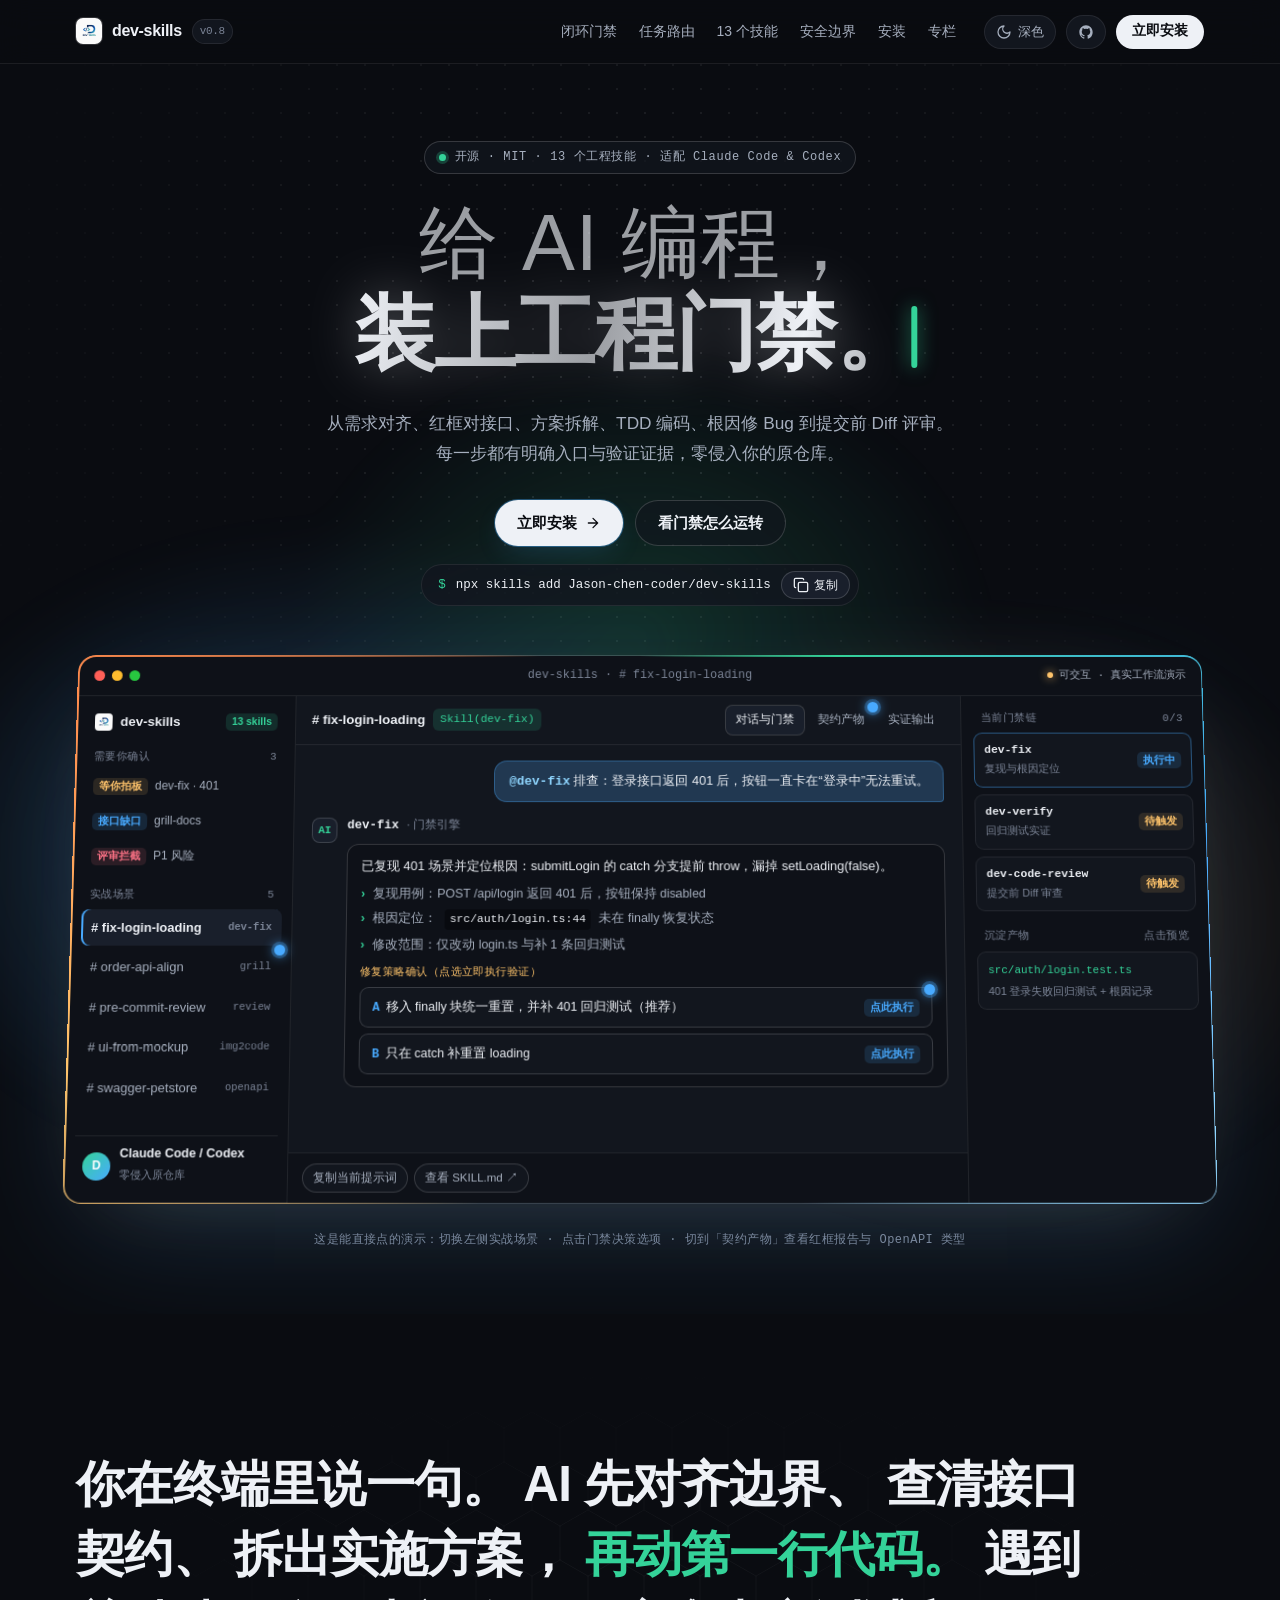
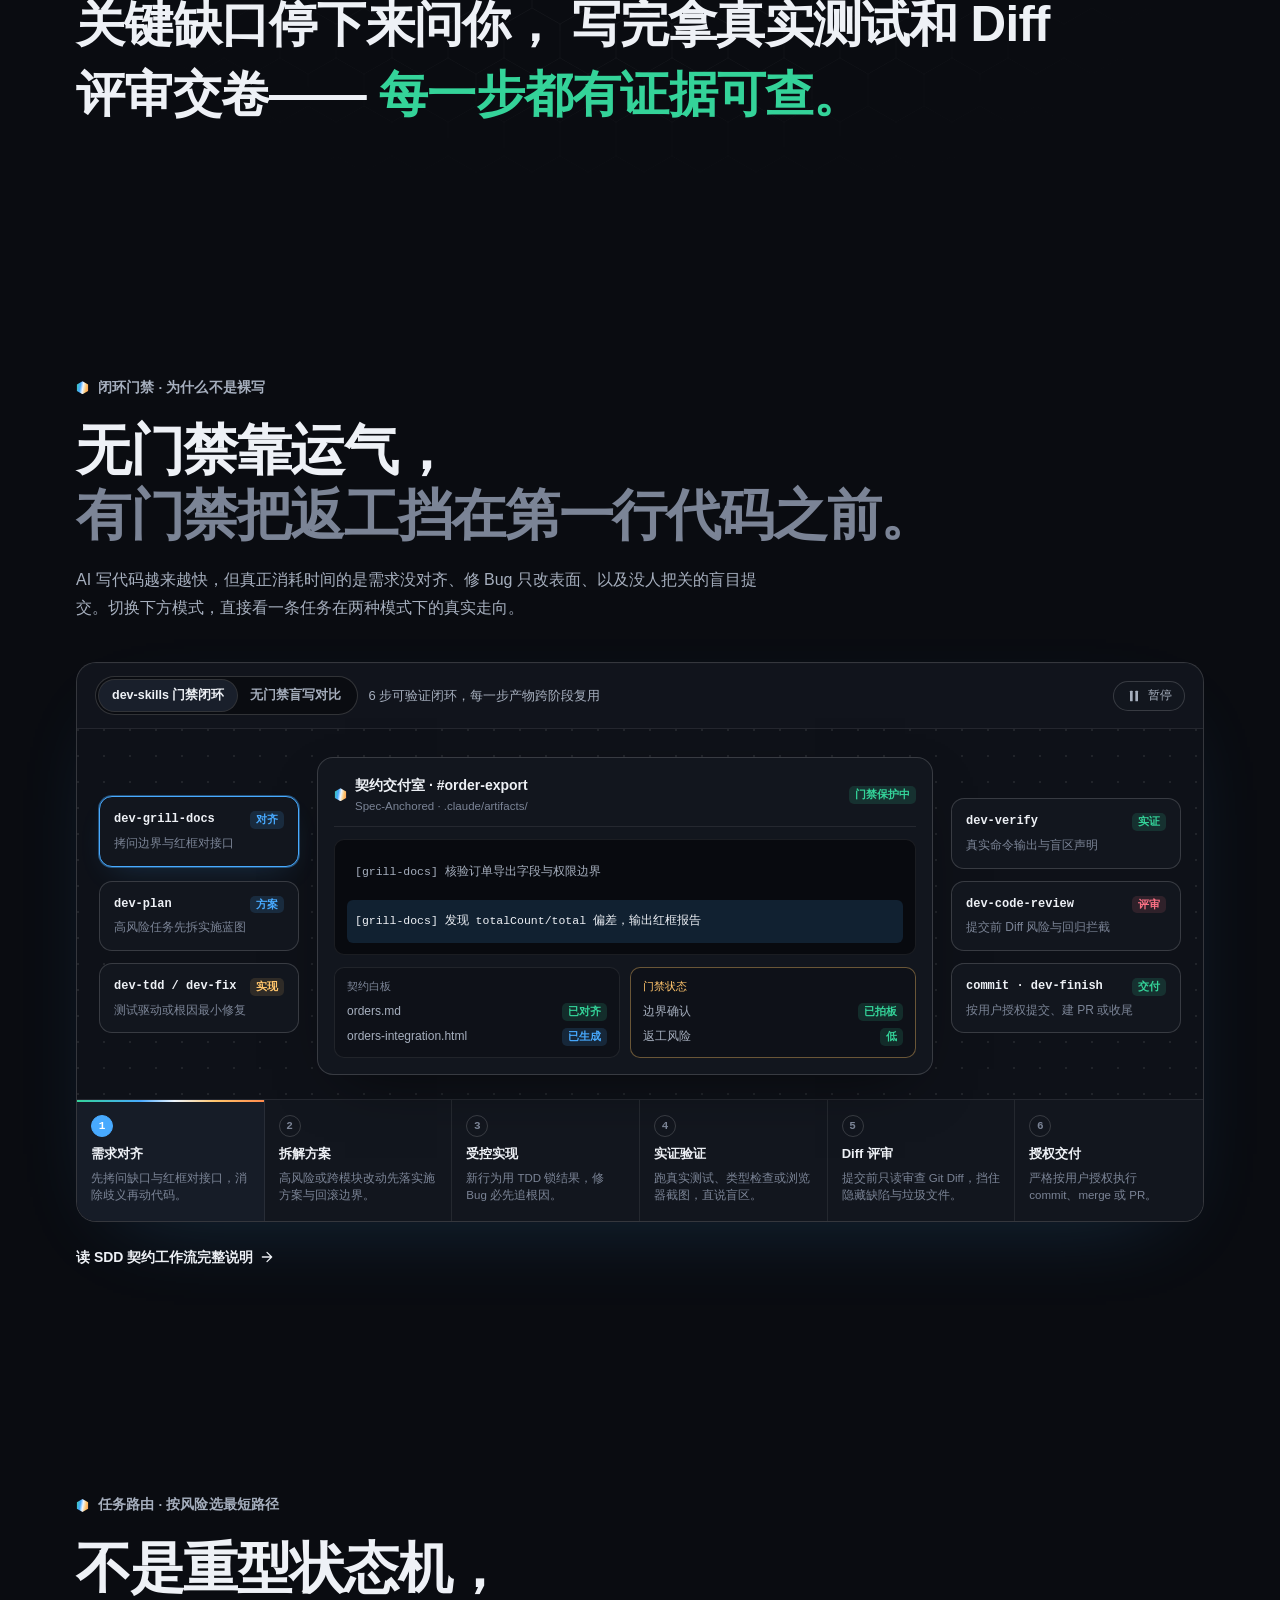
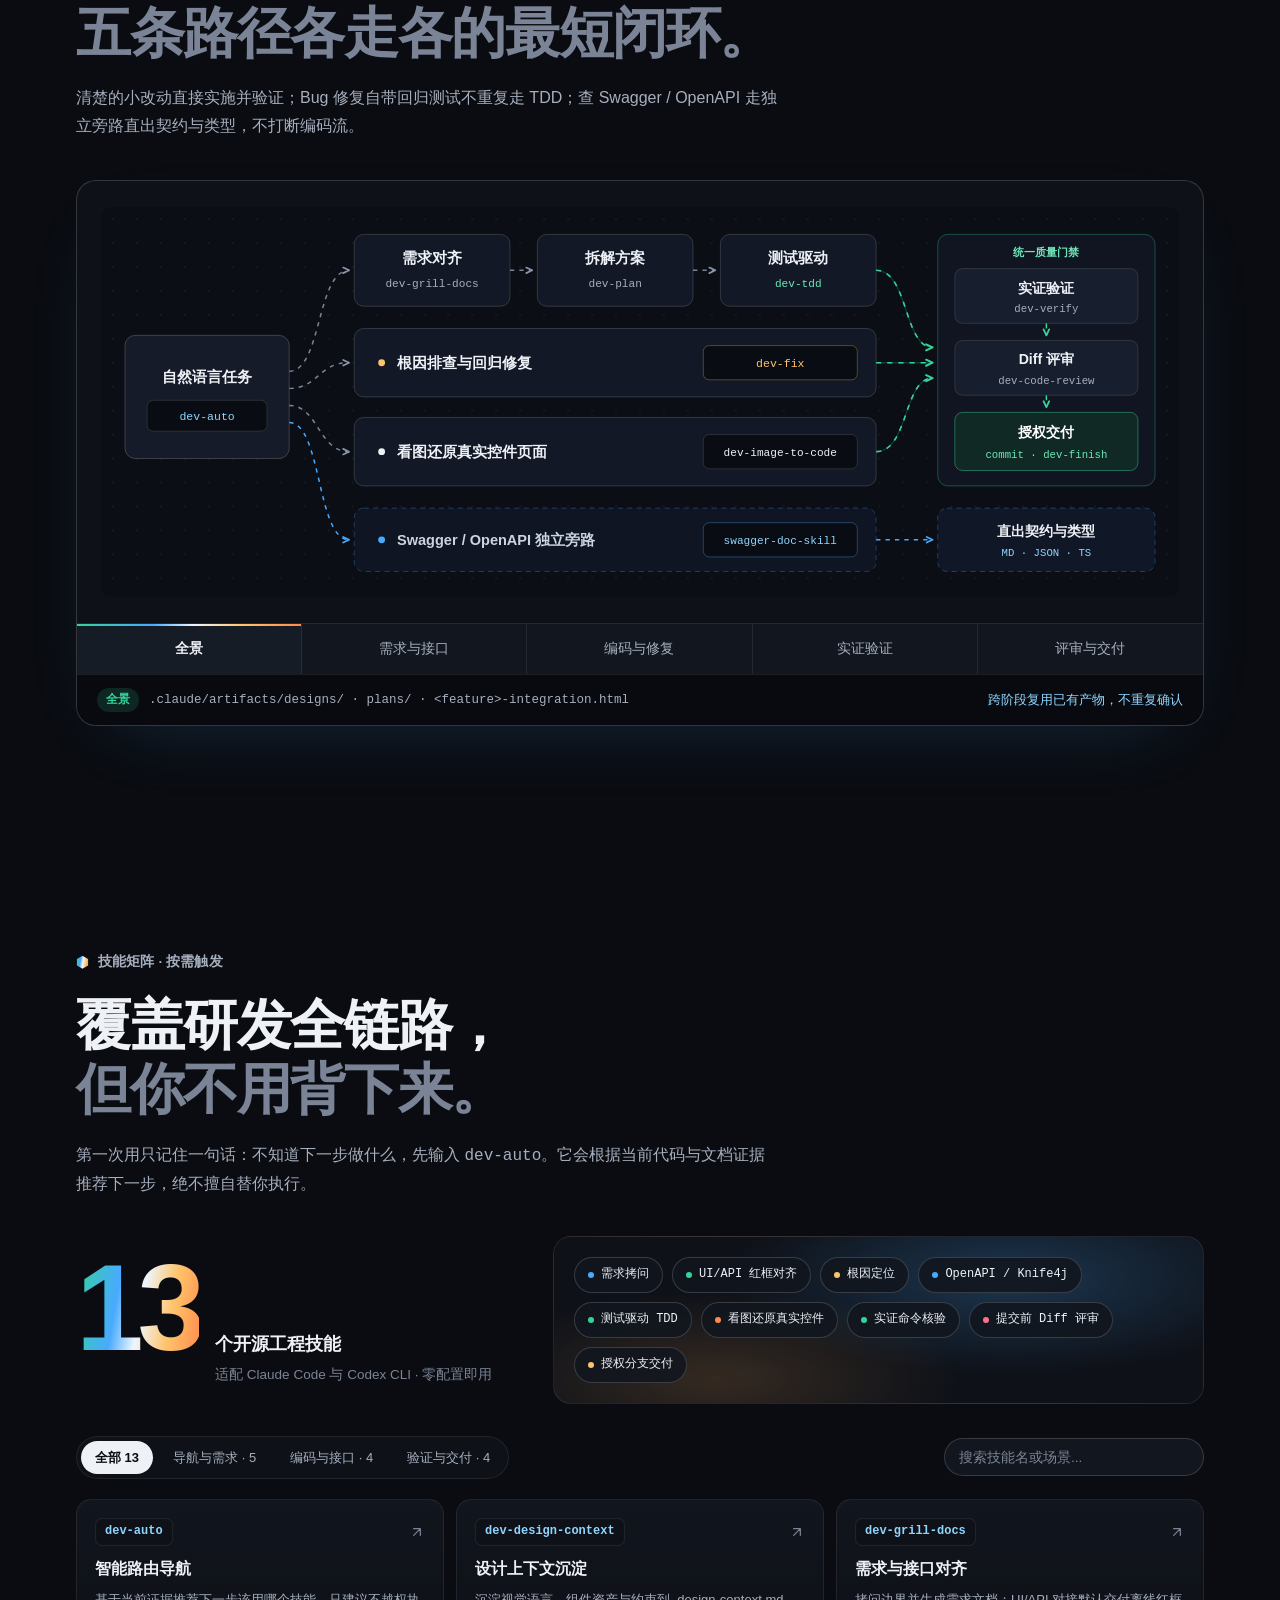
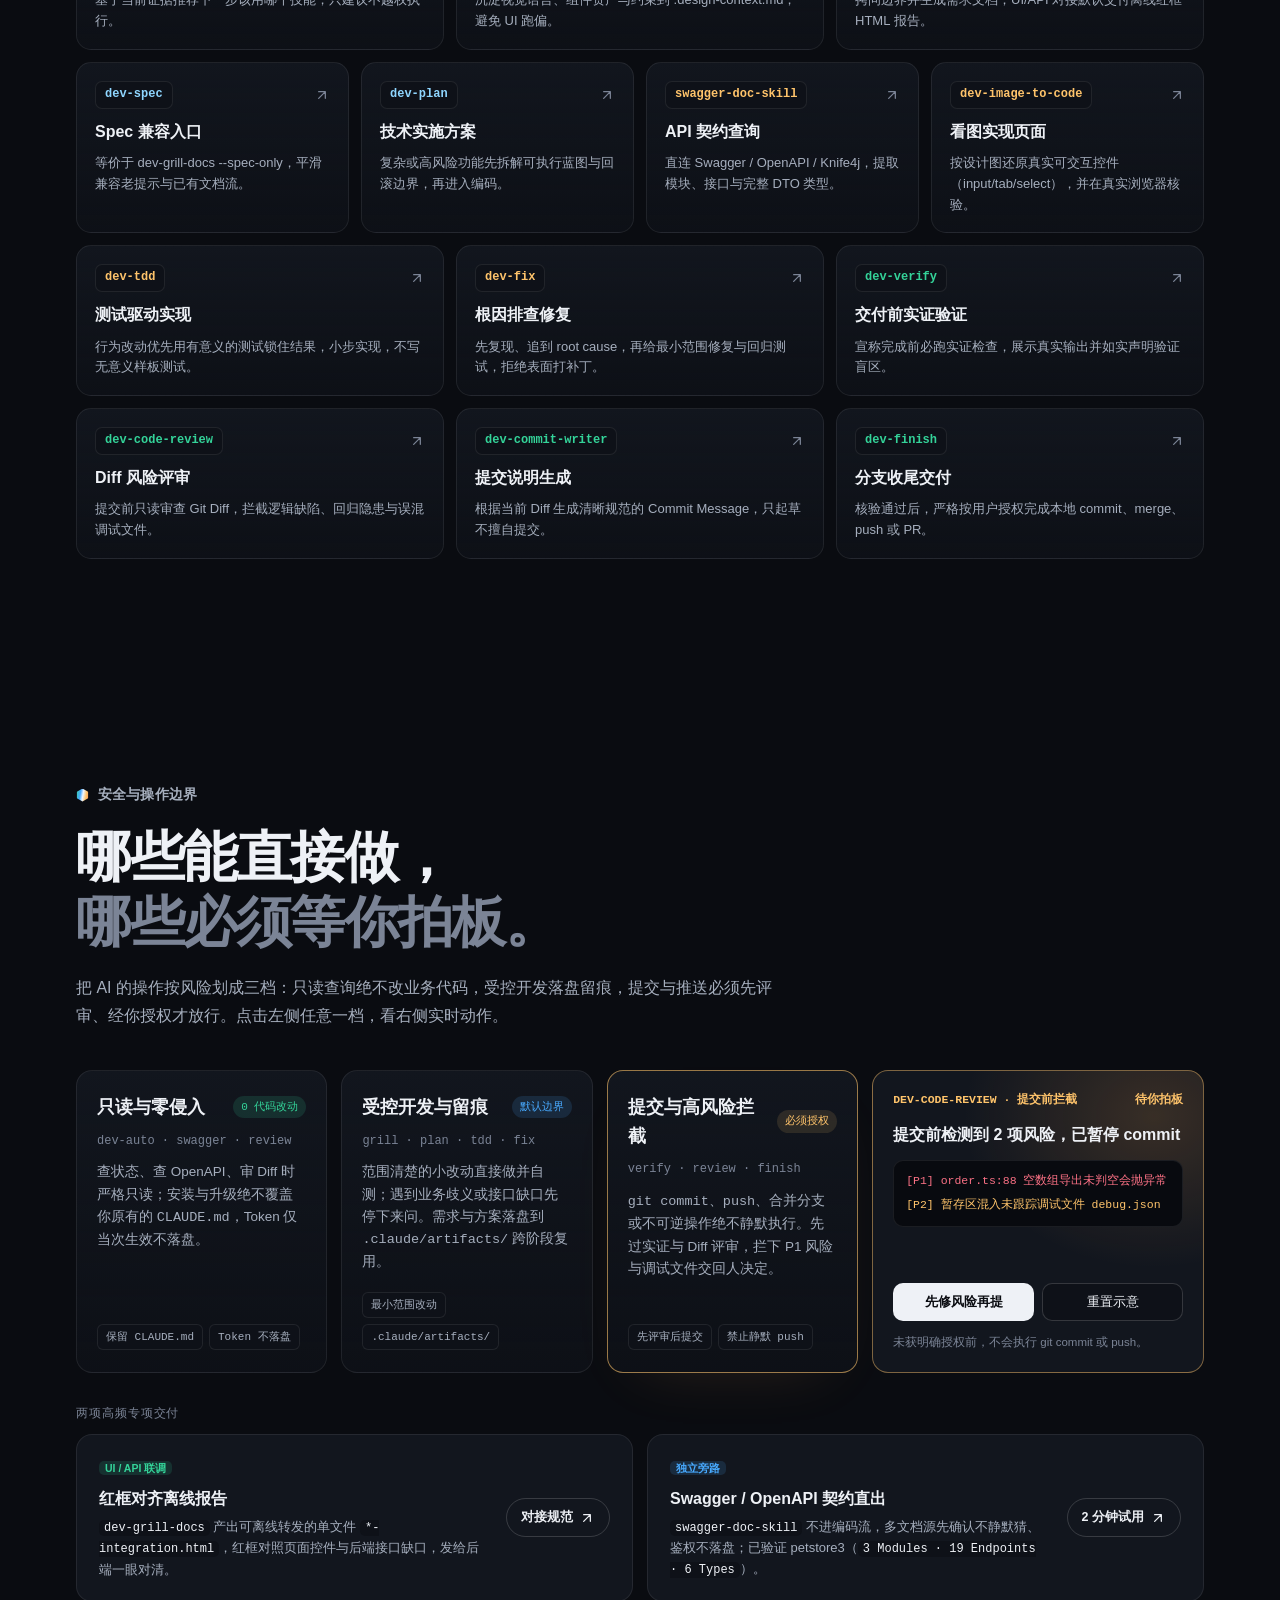
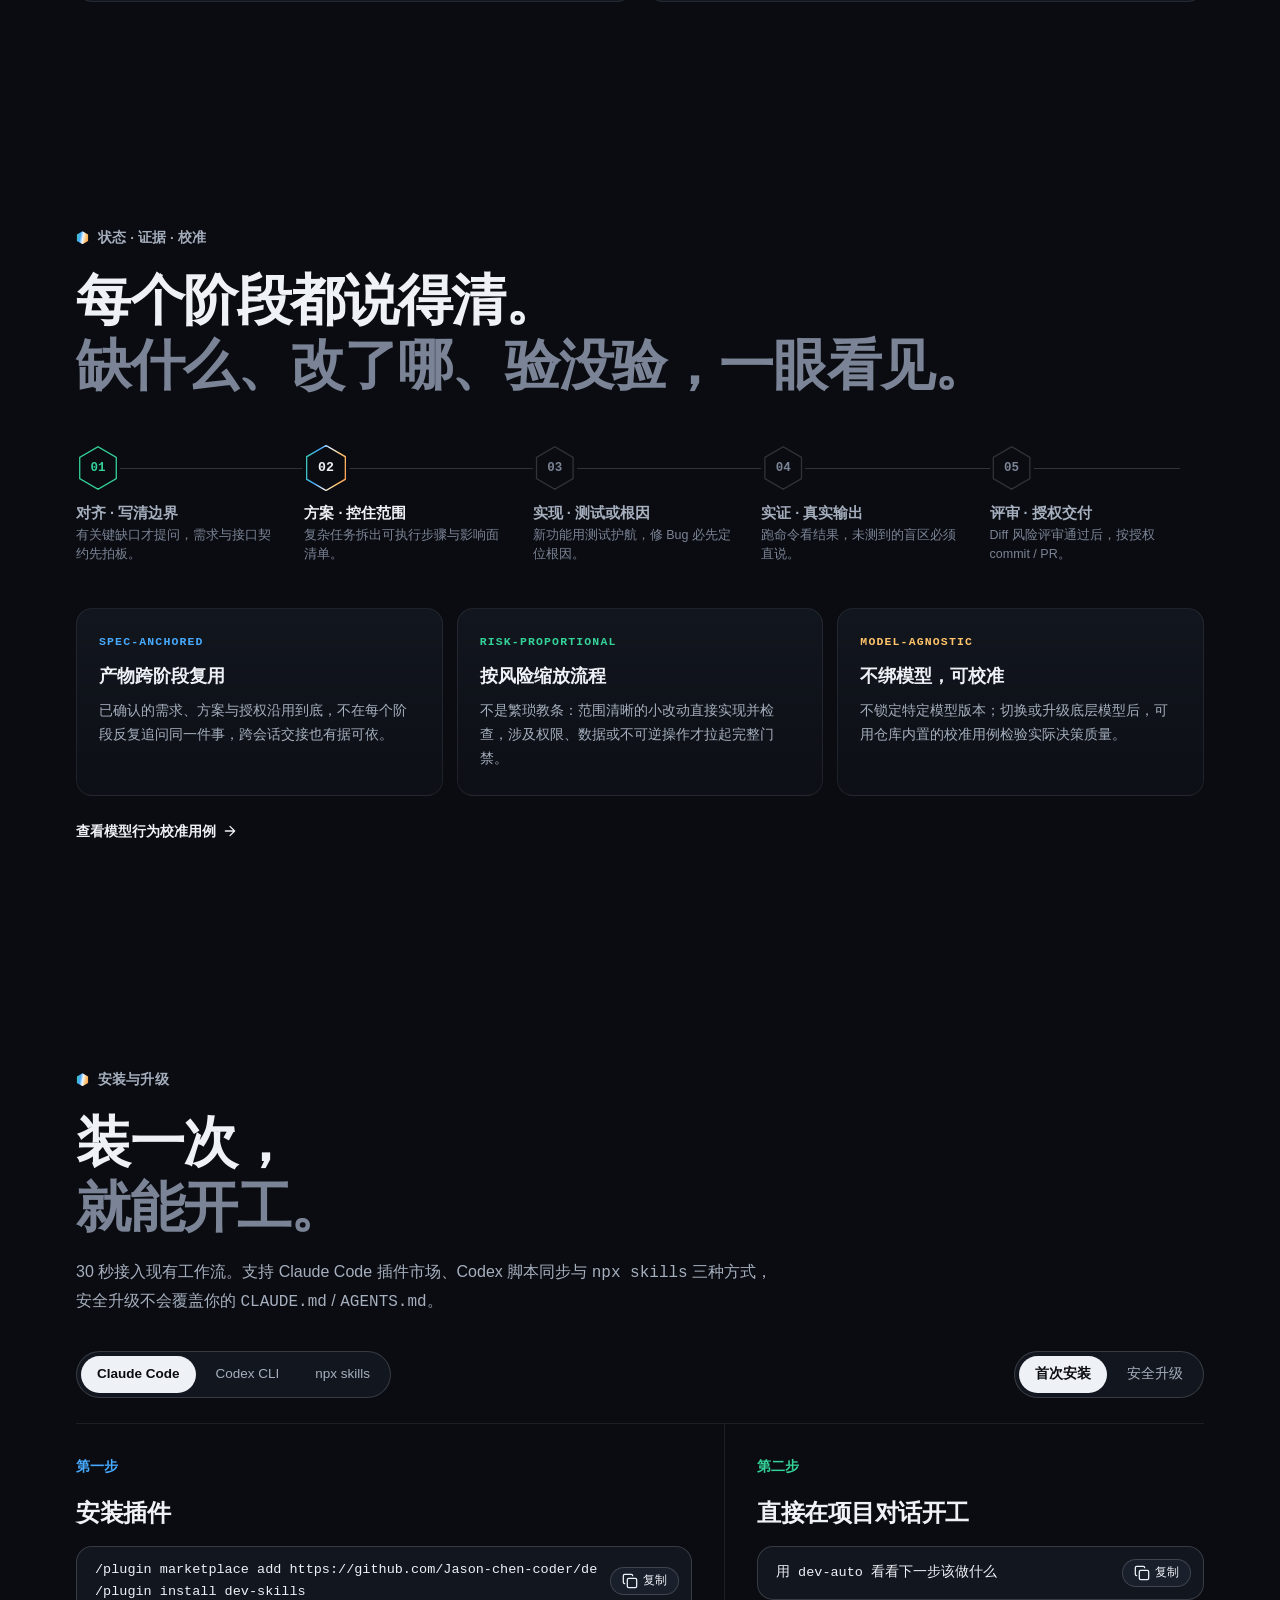
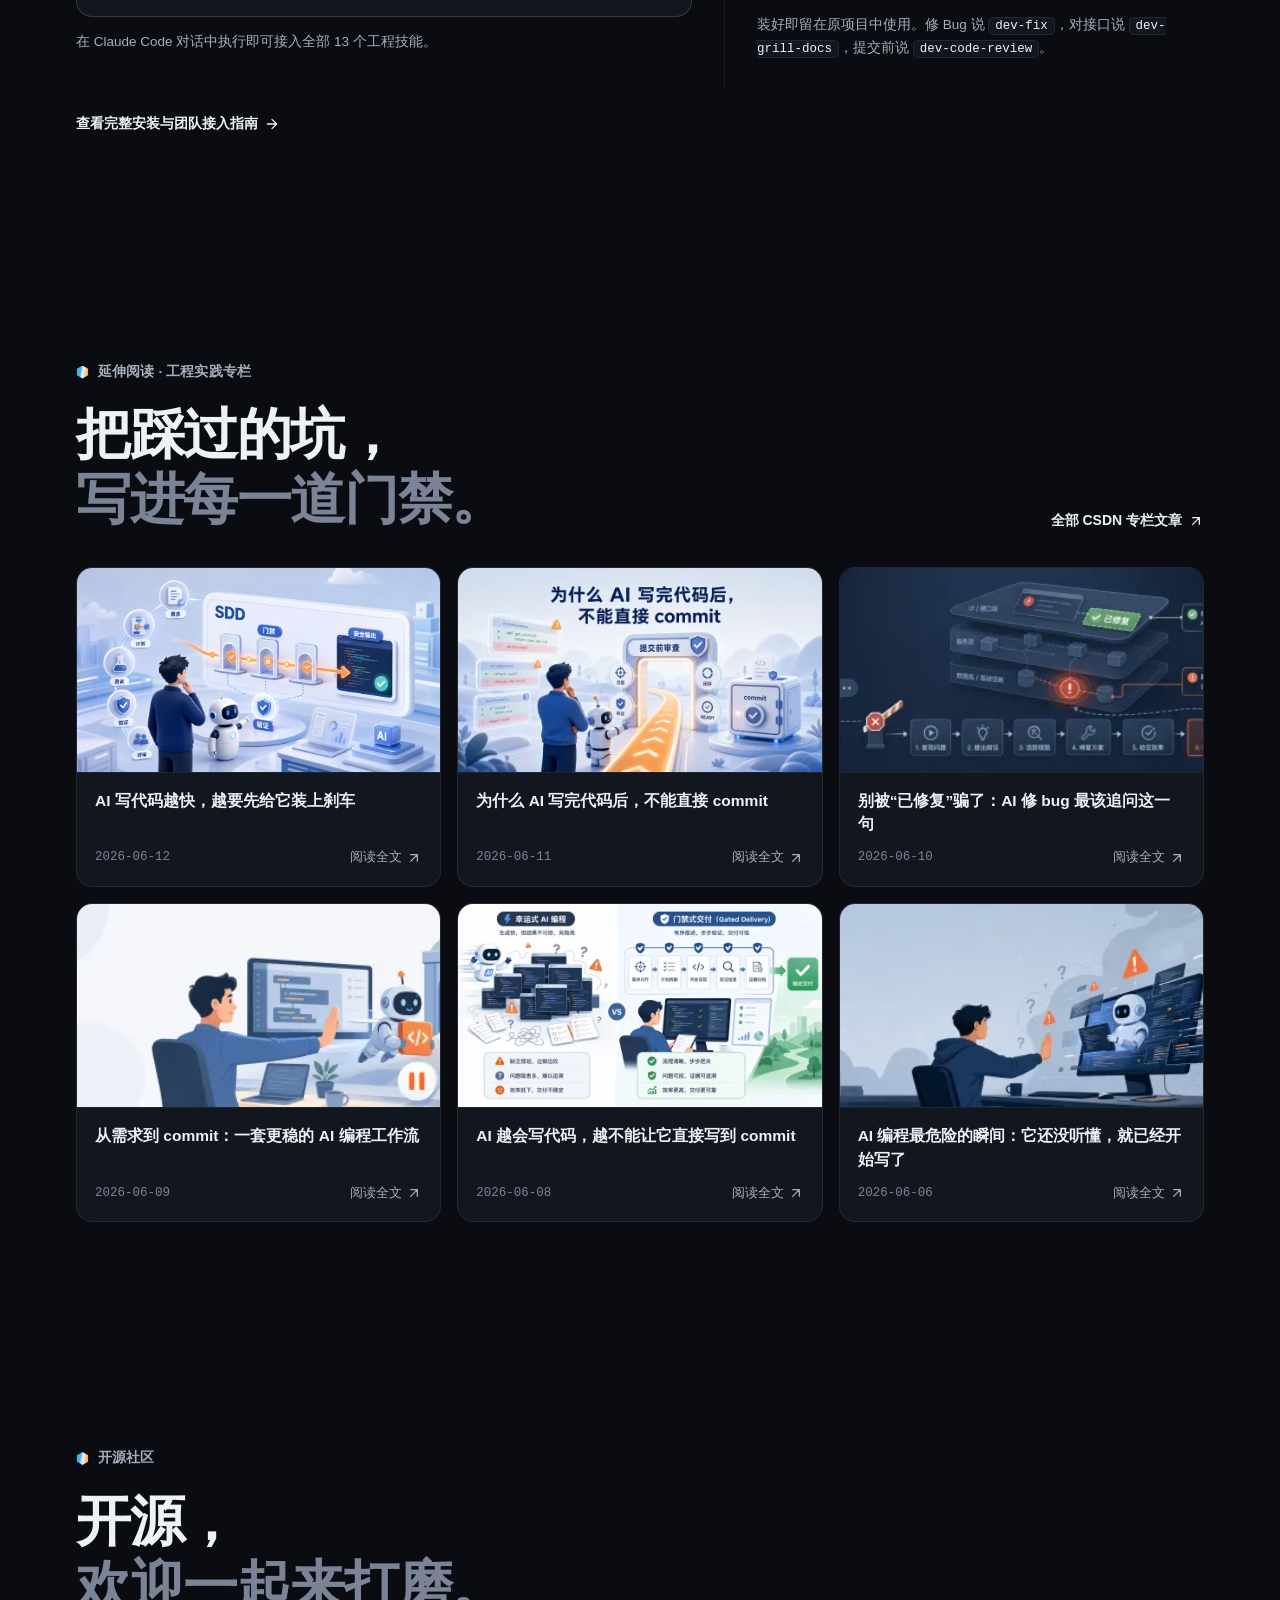
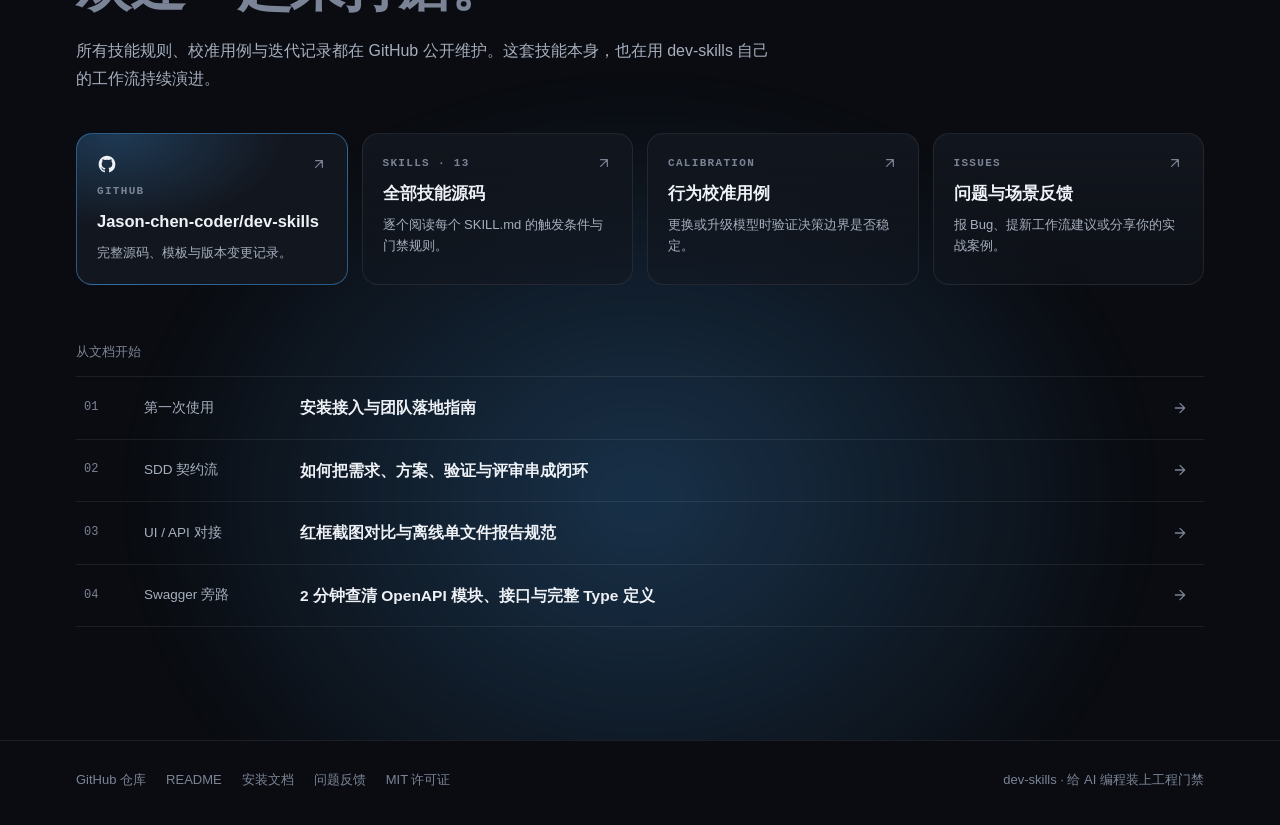
<file: index.html>
<!doctype html>
<html lang="zh-CN" data-theme="dark">
<head>
  <meta charset="utf-8">
  <meta name="viewport" content="width=device-width, initial-scale=1">
  <meta name="description" content="dev-skills：面向 Claude Code 与 Codex 的 13 个开源 AI 编程工程技能，覆盖需求对齐、方案拆解、TDD、根因修复、UI 还原、Swagger 契约查询与提交前评审。">
  <meta property="og:title" content="dev-skills · 给 AI 编程装上工程门禁">
  <meta property="og:description" content="13 个按需触发的工程技能，把 AI 写代码、做界面和查接口变成一条可验证的交付链。">
  <title>dev-skills · 给 AI 编程装上工程门禁</title>
  <script>
    (() => {
      try {
        const saved = localStorage.getItem("dev-skills-theme");
        if (saved === "light" || saved === "dark") {
          document.documentElement.setAttribute("data-theme", saved);
        }
      } catch (_) {}
      document.documentElement.classList.add("hl-js");
    })();
  </script>
  <style>
    @property --hl-angle {
      syntax: "<angle>";
      initial-value: 0deg;
      inherits: false;
    }

    @property --hl-flow-x {
      syntax: "<percentage>";
      initial-value: 0%;
      inherits: false;
    }

    @property --hl-sheen-x {
      syntax: "<percentage>";
      initial-value: -60%;
      inherits: false;
    }

    :root,
    :root[data-theme="dark"] {
      color-scheme: dark;
      --hl-bg: #0a0c11;
      --hl-bg-2: #0e1118;
      --hl-surface: #12161e;
      --hl-raised: #191f2b;
      --hl-code: #080a0f;
      --hl-line: rgba(255, 255, 255, 0.08);
      --hl-line-strong: rgba(255, 255, 255, 0.16);
      --hl-text: #eef1f6;
      --hl-muted: #a6afbe;
      --hl-dim: #7b8496;
      --hl-faint: #4a5262;
      --hl-c1: #48aaff;
      --hl-c2: #8fd6ff;
      --hl-c3: #ffc46b;
      --hl-c4: #ff8a4c;
      --hl-ok: #34d399;
      --hl-ok-soft: rgba(52, 211, 153, 0.14);
      --hl-err: #fb7185;
      --hl-err-soft: rgba(251, 113, 133, 0.12);
      --hl-warn: #ffc46b;
      --hl-warn-soft: rgba(255, 196, 107, 0.12);
      --hl-blue-soft: rgba(72, 170, 255, 0.14);
      --hl-grad: linear-gradient(100deg, #34d399 0%, #48aaff 34%, #eef6ff 52%, #ffc46b 74%, #ff8a4c 100%);
      --hl-glow-a: rgba(72, 170, 255, 0.24);
      --hl-glow-b: rgba(255, 170, 80, 0.16);
      --hl-glow-ok: rgba(52, 211, 153, 0.18);
      --hl-btn-bg: #eef1f6;
      --hl-btn-text: #0a0c11;
      --hl-nav-bg: rgba(10, 12, 17, 0.82);
      --hl-hex-grid: url("data:image/svg+xml,%3Csvg xmlns='http://www.w3.org/2000/svg' width='56' height='98'%3E%3Cpath d='M28 66 0 50V16L28 0l28 16v34L28 66Zm0 0v32' fill='none' stroke='rgba(255,255,255,0.045)' stroke-width='1'/%3E%3C/svg%3E");
      --hl-max: 76rem;
      --hl-pad: clamp(1.25rem, 4vw, 2.75rem);
      --hl-nav-h: 64px;
      --hl-sans: Inter, -apple-system, BlinkMacSystemFont, "Segoe UI", "PingFang SC", "Hiragino Sans GB", "Microsoft YaHei", sans-serif;
      --hl-mono: "Geist Mono", "JetBrains Mono", "SFMono-Regular", ui-monospace, Menlo, Consolas, monospace;
      --ease-out: cubic-bezier(0.16, 1, 0.3, 1);
    }

    :root[data-theme="light"] {
      color-scheme: light;
      --hl-bg: #f7f8fb;
      --hl-bg-2: #eef1f6;
      --hl-surface: #ffffff;
      --hl-raised: #f1f4f9;
      --hl-code: #f3f5fa;
      --hl-line: rgba(12, 22, 44, 0.09);
      --hl-line-strong: rgba(12, 22, 44, 0.17);
      --hl-text: #0b0f17;
      --hl-muted: #475061;
      --hl-dim: #667085;
      --hl-faint: #b4bccb;
      --hl-c1: #0169cc;
      --hl-c2: #2b8de6;
      --hl-c3: #b86e00;
      --hl-c4: #c4501c;
      --hl-ok: #0f8a5f;
      --hl-ok-soft: rgba(15, 138, 95, 0.1);
      --hl-err: #d93855;
      --hl-err-soft: rgba(217, 56, 85, 0.09);
      --hl-warn: #a66000;
      --hl-warn-soft: rgba(184, 110, 0, 0.1);
      --hl-blue-soft: rgba(1, 105, 204, 0.1);
      --hl-grad: linear-gradient(100deg, #0f8a5f 0%, #0169cc 36%, #5f59c4 56%, #b86e00 78%, #c4501c 100%);
      --hl-glow-a: rgba(1, 105, 204, 0.14);
      --hl-glow-b: rgba(230, 140, 30, 0.13);
      --hl-glow-ok: rgba(15, 138, 95, 0.12);
      --hl-btn-bg: #0b0f17;
      --hl-btn-text: #ffffff;
      --hl-nav-bg: rgba(247, 248, 251, 0.86);
      --hl-hex-grid: url("data:image/svg+xml,%3Csvg xmlns='http://www.w3.org/2000/svg' width='56' height='98'%3E%3Cpath d='M28 66 0 50V16L28 0l28 16v34L28 66Zm0 0v32' fill='none' stroke='rgba(12,22,44,0.05)' stroke-width='1'/%3E%3C/svg%3E");
    }

    * { box-sizing: border-box; }
    html {
      scroll-behavior: smooth;
      scroll-padding-top: calc(var(--hl-nav-h) + 12px);
    }
    body {
      margin: 0;
      background: var(--hl-bg);
      color: var(--hl-text);
      font-family: var(--hl-sans);
      font-size: 15px;
      line-height: 1.65;
      -webkit-font-smoothing: antialiased;
      -moz-osx-font-smoothing: grayscale;
      overflow-x: hidden;
    }

    h1, h2, h3, h4, p, ul, ol { margin: 0; }
    ul, ol { padding: 0; list-style: none; }
    a { color: inherit; text-decoration: none; }
    button, input { font: inherit; color: inherit; }
    button { background: none; border: 0; cursor: pointer; }
    code, pre { font-family: var(--hl-mono); }
    img { display: block; max-width: 100%; }
    [hidden] { display: none !important; }

    :is(a, button, input):focus-visible {
      outline: 2px solid var(--hl-c1);
      outline-offset: 2px;
    }

    .icon {
      width: 16px;
      height: 16px;
      fill: none;
      stroke: currentColor;
      stroke-width: 1.9;
      stroke-linecap: round;
      stroke-linejoin: round;
      flex: none;
    }

    .hl-wrap {
      max-width: var(--hl-max);
      margin-inline: auto;
      padding-inline: var(--hl-pad);
      min-width: 0;
    }

    /* ==================== NAVBAR ==================== */
    .hl-header {
      position: sticky;
      top: 0;
      z-index: 60;
      height: var(--hl-nav-h);
      background: var(--hl-nav-bg);
      backdrop-filter: blur(16px);
      -webkit-backdrop-filter: blur(16px);
      border-bottom: 1px solid var(--hl-line);
    }

    .hl-nav-inner {
      height: 100%;
      display: flex;
      align-items: center;
      gap: 20px;
    }

    .hl-brand {
      display: inline-flex;
      align-items: center;
      gap: 10px;
      font-weight: 700;
      font-size: 16px;
      letter-spacing: -0.02em;
      white-space: nowrap;
      flex: none;
    }

    .hl-brand img {
      width: 26px;
      height: 26px;
      border-radius: 7px;
      background: #fafafa;
      padding: 2px;
      box-shadow: 0 0 0 1px var(--hl-line-strong);
    }

    .hl-brand-tag {
      font-family: var(--hl-mono);
      font-size: 11px;
      font-weight: 500;
      color: var(--hl-dim);
      padding: 2px 7px;
      border-radius: 999px;
      border: 1px solid var(--hl-line);
      background: var(--hl-surface);
    }

    .hl-nav-links {
      display: flex;
      align-items: center;
      gap: 22px;
      margin-left: auto;
      font-size: 14px;
      font-weight: 500;
      color: var(--hl-muted);
    }

    .hl-nav-links a {
      white-space: nowrap;
      transition: color 0.18s ease;
    }
    .hl-nav-links a:hover { color: var(--hl-text); }

    .hl-nav-tools {
      display: flex;
      align-items: center;
      gap: 10px;
      margin-left: 8px;
    }

    .hl-icon-btn {
      display: inline-flex;
      align-items: center;
      gap: 6px;
      height: 34px;
      padding: 0 11px;
      border-radius: 999px;
      border: 1px solid var(--hl-line);
      background: var(--hl-surface);
      color: var(--hl-muted);
      font-size: 13px;
      font-weight: 500;
      transition: border-color 0.2s ease, color 0.2s ease, background 0.2s ease;
      white-space: nowrap;
    }
    .hl-icon-btn:hover {
      border-color: var(--hl-line-strong);
      color: var(--hl-text);
    }

    .hl-nav-cta {
      display: inline-flex;
      align-items: center;
      height: 34px;
      padding: 0 16px;
      border-radius: 999px;
      background: var(--hl-btn-bg);
      color: var(--hl-btn-text) !important;
      font-size: 13.5px;
      font-weight: 650;
      white-space: nowrap;
      transition: transform 0.2s ease, opacity 0.2s ease;
    }
    .hl-nav-cta:hover { transform: translateY(-1px); opacity: 0.92; }

    .hl-menu-btn {
      display: none;
      margin-left: auto;
      width: 36px;
      height: 36px;
      border-radius: 10px;
      border: 1px solid var(--hl-line-strong);
      background: var(--hl-surface);
      align-items: center;
      justify-content: center;
    }

    /* ==================== RIGHT PROGRESS RAIL ==================== */
    .hl-rail {
      position: fixed;
      z-index: 40;
      right: 14px;
      top: 50%;
      transform: translateY(-50%);
      opacity: 0;
      pointer-events: none;
      transition: opacity 0.35s ease;
    }
    body.has-rail .hl-rail,
    .hl-rail:focus-within {
      opacity: 1;
      pointer-events: auto;
    }
    .hl-rail ol { display: grid; gap: 3px; }
    .hl-rail a {
      position: relative;
      display: flex;
      align-items: center;
      justify-content: flex-end;
      width: 42px;
      height: 22px;
      padding-right: 4px;
      border-radius: 6px;
    }
    .hl-rail-tick {
      display: block;
      width: 11px;
      height: 2px;
      border-radius: 2px;
      background: var(--hl-dim);
      opacity: 0.55;
      transition: width 0.32s var(--ease-out), opacity 0.22s ease, background 0.22s ease;
    }
    .hl-rail a:is(:hover, :focus-visible) .hl-rail-tick {
      width: 22px;
      opacity: 1;
      background: var(--hl-text);
    }
    .hl-rail a[aria-current="true"] .hl-rail-tick {
      width: 34px;
      height: 3px;
      opacity: 1;
      background: var(--hl-grad);
      box-shadow: 0 0 12px var(--hl-glow-a);
    }
    .hl-rail-label {
      position: absolute;
      right: calc(100% + 8px);
      display: flex;
      align-items: center;
      gap: 8px;
      padding: 5px 10px;
      border-radius: 8px;
      border: 1px solid var(--hl-line-strong);
      background: var(--hl-surface);
      box-shadow: 0 12px 28px -10px rgba(0, 0, 0, 0.5);
      font-size: 12.5px;
      font-weight: 500;
      color: var(--hl-text);
      white-space: nowrap;
      opacity: 0;
      transform: translateX(5px);
      pointer-events: none;
      transition: opacity 0.18s ease, transform 0.18s ease;
    }
    .hl-rail-count {
      font-family: var(--hl-mono);
      font-size: 11px;
      color: var(--hl-dim);
    }
    .hl-rail a:is(:hover, :focus-visible) .hl-rail-label {
      opacity: 1;
      transform: none;
    }

    /* ==================== HERO SECTION ==================== */
    .hl-hero {
      position: relative;
      padding: clamp(3.4rem, 8.5vh, 5.8rem) var(--hl-pad) clamp(3.2rem, 7vh, 5.5rem);
      text-align: center;
      isolation: isolate;
      overflow: clip;
    }

    .hl-hero::before {
      content: "";
      position: absolute;
      z-index: -2;
      inset: 0;
      background-image: radial-gradient(circle at 1px 1px, var(--hl-line-strong) 1px, transparent 1.6px);
      background-size: 28px 24px;
      mask-image: radial-gradient(72% 58% at 50% 24%, #000 18%, transparent 76%);
      -webkit-mask-image: radial-gradient(72% 58% at 50% 24%, #000 18%, transparent 76%);
      opacity: 0.6;
      pointer-events: none;
    }

    .hl-hero-glow {
      position: absolute;
      z-index: -1;
      inset: 24% -10% -6%;
      background:
        radial-gradient(42% 46% at 30% 48%, var(--hl-glow-a), transparent 70%),
        radial-gradient(36% 42% at 72% 54%, var(--hl-glow-b), transparent 72%),
        radial-gradient(32% 38% at 50% 26%, var(--hl-glow-ok), transparent 70%);
      filter: blur(18px);
      pointer-events: none;
    }

    .hl-hero-copy {
      max-width: 56rem;
      margin-inline: auto;
    }

    .hl-eyebrow {
      display: inline-flex;
      align-items: center;
      gap: 9px;
      padding: 6px 14px;
      border-radius: 999px;
      border: 1px solid var(--hl-line-strong);
      background: color-mix(in srgb, var(--hl-surface) 74%, transparent);
      color: var(--hl-muted);
      font-family: var(--hl-mono);
      font-size: 12px;
      font-weight: 500;
      letter-spacing: 0.05em;
    }

    .hl-eyebrow-dot {
      width: 7px;
      height: 7px;
      border-radius: 50%;
      background: var(--hl-ok);
      box-shadow: 0 0 0 3px color-mix(in srgb, var(--hl-ok) 24%, transparent);
    }

    .hl-hero h1 {
      margin-top: 1.5rem;
      font-size: clamp(2.65rem, 6.2vw, 5.15rem);
      font-weight: 700;
      line-height: 1.13;
      letter-spacing: -0.03em;
      word-break: keep-all;
      text-wrap: balance;
    }
    .hl-hero h1 > span { display: block; }

    .hl-hero-lead {
      color: color-mix(in srgb, var(--hl-text) 64%, transparent);
      font-weight: 400;
      letter-spacing: 0.01em;
    }

    .hl-hero-shine {
      --metal-hi: var(--hl-text);
      --metal-mid: color-mix(in srgb, var(--hl-text) 64%, var(--hl-bg));
      --metal-lo: color-mix(in srgb, var(--hl-text) 42%, var(--hl-bg));
      --metal-glint: #ffffff;
      position: relative;
      display: inline-block;
      padding: 0 0.04em 0.05em;
      font-size: 1.03em;
      font-weight: 800;
      letter-spacing: -0.02em;
      background:
        linear-gradient(108deg, transparent 36%, var(--metal-glint) 50%, transparent 64%),
        linear-gradient(100deg, var(--metal-hi) 0%, var(--metal-mid) 22%, var(--metal-hi) 40%, var(--metal-lo) 56%, var(--metal-hi) 76%, var(--metal-mid) 92%, var(--metal-hi) 100%);
      background-size: 240% 100%, 200% 100%;
      background-position: var(--hl-sheen-x) 0, var(--hl-flow-x) 0;
      -webkit-background-clip: text;
      background-clip: text;
      color: transparent;
      animation: hl-title-flow 10s linear infinite, hl-title-sheen 6s 1.2s ease-in-out infinite;
    }

    :root[data-theme="light"] .hl-hero-shine {
      --metal-glint: #48aaff;
    }

    .hl-hero-shine::before {
      content: attr(data-text);
      position: absolute;
      z-index: -1;
      inset: 0;
      padding: inherit;
      background: inherit;
      -webkit-background-clip: text;
      background-clip: text;
      color: transparent;
      filter: blur(26px);
      opacity: 0.36;
      pointer-events: none;
    }

    .hl-caret {
      display: inline-block;
      width: 0.068em;
      height: 0.78em;
      margin-left: 0.06em;
      border-radius: 3px;
      background: var(--hl-ok);
      box-shadow: 0 0 18px color-mix(in srgb, var(--hl-ok) 65%, transparent);
      vertical-align: -0.07em;
      transform: translateX(-0.16em);
      animation: hl-caret-blink 1.08s 1s steps(1, end) infinite;
    }

    .hl-hero-intro {
      max-width: 48rem;
      margin: 1.45rem auto 0;
      color: var(--hl-muted);
      font-size: clamp(1rem, 1.35vw, 1.125rem);
      line-height: 1.75;
      text-wrap: pretty;
    }

    .hl-hero-actions {
      display: flex;
      flex-wrap: wrap;
      justify-content: center;
      align-items: center;
      gap: 12px;
      margin-top: 2rem;
    }

    .hl-btn {
      display: inline-flex;
      align-items: center;
      justify-content: center;
      gap: 8px;
      min-height: 46px;
      padding: 0 22px;
      border-radius: 999px;
      font-size: 15px;
      font-weight: 600;
      transition: transform 0.2s ease, box-shadow 0.2s ease, border-color 0.2s ease, background 0.2s ease;
    }

    .hl-btn-primary {
      background: var(--hl-btn-bg);
      color: var(--hl-btn-text) !important;
      box-shadow: 0 0 0 1px color-mix(in srgb, var(--hl-c1) 38%, transparent), 0 10px 30px -10px var(--hl-glow-a);
    }
    .hl-btn-primary:hover {
      transform: translateY(-1px);
      box-shadow: 0 0 0 1px color-mix(in srgb, var(--hl-c1) 70%, transparent), 0 14px 38px -8px var(--hl-glow-a);
    }

    .hl-btn-ghost {
      border: 1px solid var(--hl-line-strong);
      background: color-mix(in srgb, var(--hl-surface) 65%, transparent);
      color: var(--hl-text);
    }
    .hl-btn-ghost:hover {
      border-color: var(--hl-dim);
      background: var(--hl-surface);
    }

    .hl-hero-cmd-pill {
      display: inline-flex;
      align-items: center;
      gap: 10px;
      max-width: 100%;
      margin-top: 1.15rem;
      padding: 6px 8px 6px 16px;
      border-radius: 999px;
      border: 1px solid var(--hl-line);
      background: color-mix(in srgb, var(--hl-surface) 80%, transparent);
      font-family: var(--hl-mono);
      font-size: 12.5px;
      color: var(--hl-muted);
    }
    .hl-hero-cmd-pill .prompt-s { color: var(--hl-ok); user-select: none; flex: none; }
    .hl-hero-cmd-pill code {
      color: var(--hl-text);
      min-width: 0;
      overflow-x: auto;
      white-space: nowrap;
      scrollbar-width: none;
    }

    .hl-copy-mini {
      display: inline-flex;
      align-items: center;
      gap: 5px;
      flex: none;
      white-space: nowrap;
      height: 28px;
      padding: 0 11px;
      border-radius: 999px;
      border: 1px solid var(--hl-line-strong);
      background: var(--hl-raised);
      color: var(--hl-text);
      font-family: var(--hl-sans);
      font-size: 12px;
      font-weight: 500;
      transition: border-color 0.2s ease, color 0.2s ease, background 0.2s ease;
    }
    .hl-copy-mini:hover { border-color: var(--hl-c1); }
    .hl-copy-mini.is-copied {
      border-color: color-mix(in srgb, var(--hl-ok) 60%, transparent);
      color: var(--hl-ok);
    }

    /* ==================== INTERACTIVE HERO WORKBENCH ==================== */
    .hl-window-wrap {
      max-width: 72rem;
      margin: clamp(2.4rem, 5.5vh, 3.8rem) auto 0;
      perspective: 1800px;
    }

    .hl-window {
      --tilt: 0;
      position: relative;
      border-radius: 18px;
      background: var(--hl-surface);
      box-shadow:
        0 40px 120px -30px var(--hl-glow-a),
        0 26px 80px -40px var(--hl-glow-b),
        0 0 0 1px var(--hl-line-strong);
      text-align: left;
      transform-origin: 50% 0%;
      transform: rotateX(calc((1 - var(--tilt)) * 6deg)) scale(calc(0.97 + var(--tilt) * 0.03));
      transition: transform 0.22s linear;
    }

    .hl-window::before {
      content: "";
      position: absolute;
      z-index: 3;
      inset: -1px;
      padding: 1.5px;
      border-radius: inherit;
      background: conic-gradient(
        from var(--hl-angle),
        transparent 0deg,
        var(--hl-ok) 36deg,
        var(--hl-c1) 82deg,
        var(--hl-c2) 110deg,
        transparent 150deg,
        transparent 210deg,
        var(--hl-c3) 256deg,
        var(--hl-c4) 294deg,
        transparent 340deg
      );
      -webkit-mask: linear-gradient(#000 0 0) content-box, linear-gradient(#000 0 0);
      -webkit-mask-composite: xor;
      mask: linear-gradient(#000 0 0) content-box exclude, linear-gradient(#000 0 0);
      pointer-events: none;
      animation: hl-spin 10s linear infinite;
    }

    .hl-win-bar {
      position: relative;
      display: flex;
      align-items: center;
      justify-content: space-between;
      height: 42px;
      padding: 0 16px;
      border-bottom: 1px solid var(--hl-line);
      border-radius: 18px 18px 0 0;
      background: var(--hl-bg-2);
      font-size: 12px;
    }

    .hl-win-dots {
      display: flex;
      gap: 7px;
      align-items: center;
    }
    .hl-win-dots span {
      width: 11px;
      height: 11px;
      border-radius: 50%;
    }
    .hl-win-dots span:nth-child(1) { background: #ff5f57; }
    .hl-win-dots span:nth-child(2) { background: #febc2e; }
    .hl-win-dots span:nth-child(3) { background: #28c840; }

    .hl-win-title {
      position: absolute;
      left: 50%;
      transform: translateX(-50%);
      font-family: var(--hl-mono);
      color: var(--hl-dim);
      font-size: 12px;
      white-space: nowrap;
    }

    .hl-live-pill {
      display: inline-flex;
      align-items: center;
      gap: 6px;
      font-family: var(--hl-mono);
      font-size: 11px;
      color: var(--hl-muted);
    }
    .hl-live-pill i {
      width: 6px;
      height: 6px;
      border-radius: 50%;
      background: var(--hl-c3);
      box-shadow: 0 0 10px var(--hl-c3);
    }

    /* 3-Column Interactive Studio Shell */
    .wb-shell {
      display: grid;
      grid-template-columns: 224px minmax(0, 1fr) 248px;
      min-height: 515px;
      border-radius: 0 0 18px 18px;
      overflow: hidden;
      background: var(--hl-surface);
    }

    .wb-sidebar {
      display: flex;
      flex-direction: column;
      border-right: 1px solid var(--hl-line);
      background: var(--hl-bg-2);
      padding: 14px 10px;
      gap: 14px;
    }

    .wb-side-head {
      display: flex;
      align-items: center;
      justify-content: space-between;
      padding: 2px 8px;
      font-weight: 650;
      font-size: 13.5px;
    }

    .wb-side-head-left {
      display: flex;
      align-items: center;
      gap: 8px;
    }

    .wb-group-label {
      display: flex;
      align-items: center;
      justify-content: space-between;
      padding: 0 8px;
      margin-bottom: 6px;
      font-size: 11px;
      font-family: var(--hl-mono);
      color: var(--hl-dim);
      letter-spacing: 0.04em;
      text-transform: uppercase;
    }

    .wb-queue-list {
      display: grid;
      gap: 4px;
    }

    .wb-queue-item {
      display: flex;
      align-items: center;
      gap: 7px;
      width: 100%;
      padding: 6px 8px;
      border-radius: 8px;
      font-size: 12px;
      color: var(--hl-muted);
      text-align: left;
      transition: background 0.16s ease, color 0.16s ease;
    }
    .wb-queue-item:hover {
      background: var(--hl-raised);
      color: var(--hl-text);
    }

    .wb-badge {
      flex: none;
      padding: 1px 6px;
      border-radius: 5px;
      font-size: 10.5px;
      font-weight: 600;
      line-height: 1.5;
    }
    .wb-badge--warn { background: var(--hl-warn-soft); color: var(--hl-warn); }
    .wb-badge--err { background: var(--hl-err-soft); color: var(--hl-err); }
    .wb-badge--blue { background: var(--hl-blue-soft); color: var(--hl-c1); }
    .wb-badge--ok { background: var(--hl-ok-soft); color: var(--hl-ok); }

    .wb-rooms {
      display: grid;
      gap: 3px;
    }

    .wb-room-btn {
      position: relative;
      display: flex;
      align-items: center;
      justify-content: space-between;
      width: 100%;
      padding: 8px 10px;
      border-radius: 8px;
      font-size: 13px;
      color: var(--hl-muted);
      transition: background 0.15s ease, color 0.15s ease;
    }
    .wb-room-btn:hover {
      background: color-mix(in srgb, var(--hl-raised) 70%, transparent);
      color: var(--hl-text);
    }
    .wb-room-btn[aria-selected="true"] {
      background: var(--hl-raised);
      color: var(--hl-text);
      font-weight: 600;
      box-shadow: inset 2px 0 0 var(--hl-c1);
    }
    .wb-room-tag {
      font-family: var(--hl-mono);
      font-size: 10.5px;
      color: var(--hl-dim);
    }

    .wb-side-foot {
      margin-top: auto;
      padding: 10px 8px 2px;
      border-top: 1px solid var(--hl-line);
      display: flex;
      align-items: center;
      gap: 9px;
    }
    .wb-avatar {
      width: 28px;
      height: 28px;
      border-radius: 50%;
      display: grid;
      place-items: center;
      font-size: 12px;
      font-weight: 700;
      color: #fff;
      background: linear-gradient(135deg, #34d399, #48aaff);
      flex: none;
    }
    .wb-user-meta strong { display: block; font-size: 12.5px; line-height: 1.2; }
    .wb-user-meta span { font-size: 11px; color: var(--hl-dim); font-family: var(--hl-mono); }

    /* Center Chat / Workspace Pane */
    .wb-main {
      display: flex;
      flex-direction: column;
      min-width: 0;
      background: var(--hl-surface);
    }

    .wb-main-top {
      display: flex;
      align-items: center;
      justify-content: space-between;
      gap: 10px;
      padding: 10px 16px;
      border-bottom: 1px solid var(--hl-line);
      flex-wrap: wrap;
    }

    .wb-channel-meta {
      display: flex;
      align-items: center;
      gap: 8px;
      font-size: 13.5px;
      font-weight: 650;
    }
    .wb-channel-meta code {
      font-size: 11.5px;
      font-weight: 500;
      color: var(--hl-ok);
      padding: 2px 7px;
      border-radius: 6px;
      background: var(--hl-ok-soft);
    }

    .wb-view-tabs {
      display: flex;
      align-items: center;
      gap: 4px;
    }

    .wb-tab-btn {
      position: relative;
      padding: 5px 10px;
      border-radius: 7px;
      font-size: 12px;
      font-weight: 500;
      color: var(--hl-muted);
      transition: background 0.16s ease, color 0.16s ease;
    }
    .wb-tab-btn:hover { color: var(--hl-text); background: var(--hl-raised); }
    .wb-tab-btn[aria-selected="true"] {
      background: var(--hl-raised);
      color: var(--hl-text);
      box-shadow: 0 0 0 1px var(--hl-line-strong);
    }

    .wb-feed {
      flex: 1;
      padding: 16px 18px;
      display: flex;
      flex-direction: column;
      gap: 14px;
      overflow-y: auto;
      max-height: 410px;
    }

    .wb-msg-user {
      align-self: flex-end;
      max-width: 86%;
      padding: 10px 14px;
      border-radius: 13px 13px 4px 13px;
      background: color-mix(in srgb, var(--hl-c1) 18%, var(--hl-raised));
      border: 1px solid color-mix(in srgb, var(--hl-c1) 34%, transparent);
      font-size: 13px;
      line-height: 1.55;
      color: var(--hl-text);
    }
    .wb-msg-user .at-skill {
      color: var(--hl-c2);
      font-family: var(--hl-mono);
      font-weight: 600;
    }
    :root[data-theme="light"] .wb-msg-user .at-skill { color: var(--hl-c1); }

    .wb-msg-agent {
      display: flex;
      gap: 10px;
      align-items: flex-start;
    }

    .wb-agent-icon {
      width: 26px;
      height: 26px;
      border-radius: 8px;
      display: grid;
      place-items: center;
      font-family: var(--hl-mono);
      font-size: 11px;
      font-weight: 700;
      background: var(--hl-raised);
      border: 1px solid var(--hl-line-strong);
      color: var(--hl-ok);
      flex: none;
      margin-top: 2px;
    }

    .wb-agent-body {
      flex: 1;
      min-width: 0;
      display: grid;
      gap: 8px;
    }

    .wb-agent-head {
      display: flex;
      align-items: center;
      gap: 8px;
      font-size: 12px;
    }
    .wb-agent-head strong { font-family: var(--hl-mono); font-size: 12.5px; color: var(--hl-text); }
    .wb-agent-head span { color: var(--hl-dim); }

    .wb-card {
      padding: 12px 14px;
      border-radius: 12px;
      border: 1px solid var(--hl-line-strong);
      background: var(--hl-bg-2);
      font-size: 13px;
      line-height: 1.6;
    }

    .wb-card-bullets {
      display: grid;
      gap: 5px;
      margin-top: 8px;
    }
    .wb-card-bullets li {
      display: flex;
      align-items: baseline;
      gap: 8px;
      font-size: 12.5px;
      color: var(--hl-muted);
    }
    .wb-card-bullets li::before {
      content: "›";
      color: var(--hl-ok);
      font-weight: 700;
      flex: none;
    }
    .wb-card-bullets code {
      font-size: 11.5px;
      padding: 1px 5px;
      border-radius: 4px;
      background: var(--hl-code);
      color: var(--hl-text);
    }

    .wb-decision {
      margin-top: 10px;
      display: grid;
      gap: 6px;
    }
    .wb-decision-label {
      font-size: 11px;
      font-family: var(--hl-mono);
      color: var(--hl-warn);
      letter-spacing: 0.04em;
    }

    .wb-opt-btn {
      position: relative;
      display: flex;
      align-items: center;
      justify-content: space-between;
      gap: 10px;
      width: 100%;
      padding: 9px 12px;
      border-radius: 9px;
      border: 1px solid var(--hl-line-strong);
      background: var(--hl-surface);
      font-size: 12.5px;
      color: var(--hl-text);
      text-align: left;
      transition: border-color 0.18s ease, background 0.18s ease, transform 0.16s ease;
    }
    .wb-opt-btn:hover {
      border-color: var(--hl-c1);
      background: color-mix(in srgb, var(--hl-c1) 10%, var(--hl-surface));
      transform: translateX(2px);
    }
    .wb-opt-btn.is-picked {
      border-color: var(--hl-ok);
      background: var(--hl-ok-soft);
      color: var(--hl-text);
    }
    .wb-opt-key {
      font-family: var(--hl-mono);
      font-weight: 700;
      color: var(--hl-c1);
      margin-right: 6px;
    }
    .wb-opt-btn.is-picked .wb-opt-key { color: var(--hl-ok); }

    .wb-outcome-box {
      padding: 11px 13px;
      border-radius: 10px;
      border: 1px solid color-mix(in srgb, var(--hl-ok) 40%, transparent);
      background: var(--hl-ok-soft);
      font-family: var(--hl-mono);
      font-size: 12px;
      color: var(--hl-text);
      display: grid;
      gap: 4px;
      animation: hl-fade-up 0.28s var(--ease-out) both;
    }
    .wb-outcome-box .ok-tag { color: var(--hl-ok); font-weight: 700; }

    /* Artifact Preview Pane inside Workbench */
    .wb-artifact-view {
      padding: 14px;
      border-radius: 12px;
      border: 1px solid var(--hl-line-strong);
      background: var(--hl-code);
      font-family: var(--hl-mono);
      font-size: 12px;
      line-height: 1.7;
      color: var(--hl-muted);
      white-space: pre-wrap;
      overflow-x: auto;
    }
    .wb-artifact-path {
      display: flex;
      align-items: center;
      justify-content: space-between;
      gap: 10px;
      padding: 8px 12px;
      border-radius: 9px;
      background: var(--hl-bg-2);
      border: 1px solid var(--hl-line);
      font-family: var(--hl-mono);
      font-size: 11.5px;
      color: var(--hl-c2);
    }
    :root[data-theme="light"] .wb-artifact-path { color: var(--hl-c1); }

    .wb-composer {
      margin-top: auto;
      padding: 10px 14px;
      border-top: 1px solid var(--hl-line);
      background: var(--hl-bg-2);
      display: flex;
      align-items: center;
      justify-content: space-between;
      gap: 10px;
    }
    .wb-composer-chips {
      display: flex;
      flex-wrap: wrap;
      gap: 6px;
      align-items: center;
    }
    .wb-chip {
      padding: 4px 10px;
      border-radius: 999px;
      border: 1px solid var(--hl-line-strong);
      background: var(--hl-surface);
      font-size: 11.5px;
      color: var(--hl-muted);
      transition: border-color 0.16s ease, color 0.16s ease;
    }
    .wb-chip:hover { border-color: var(--hl-c1); color: var(--hl-text); }

    /* Right Inspector */
    .wb-inspector {
      border-left: 1px solid var(--hl-line);
      background: var(--hl-bg-2);
      padding: 14px 12px;
      display: flex;
      flex-direction: column;
      gap: 16px;
    }

    .wb-pipe-list {
      display: grid;
      gap: 7px;
    }

    .wb-pipe-item {
      display: flex;
      align-items: center;
      justify-content: space-between;
      gap: 8px;
      padding: 8px 10px;
      border-radius: 9px;
      border: 1px solid var(--hl-line);
      background: var(--hl-surface);
      font-size: 12px;
    }
    .wb-pipe-item strong {
      font-family: var(--hl-mono);
      font-size: 11.5px;
      display: block;
      color: var(--hl-text);
    }
    .wb-pipe-item small {
      font-size: 11px;
      color: var(--hl-dim);
    }
    .wb-pipe-item.is-active {
      border-color: color-mix(in srgb, var(--hl-c1) 45%, transparent);
    }
    .wb-pipe-item.is-done {
      border-color: color-mix(in srgb, var(--hl-ok) 40%, transparent);
    }

    .wb-file-card {
      padding: 9px 10px;
      border-radius: 9px;
      border: 1px solid var(--hl-line);
      background: var(--hl-surface);
      text-align: left;
      transition: border-color 0.18s ease;
    }
    .wb-file-card:hover { border-color: var(--hl-c1); }
    .wb-file-card code {
      display: block;
      font-size: 11px;
      color: var(--hl-ok);
      word-break: break-all;
    }
    .wb-file-card span {
      display: block;
      margin-top: 3px;
      font-size: 11px;
      color: var(--hl-dim);
    }

    .wb-beacon {
      position: absolute;
      top: -4px;
      right: -4px;
      width: 11px;
      height: 11px;
      border-radius: 50%;
      background: var(--hl-c1);
      box-shadow: 0 0 0 3px color-mix(in srgb, var(--hl-c1) 30%, transparent), 0 0 12px var(--hl-c1);
      pointer-events: none;
      animation: hl-pulse 2s ease-in-out infinite;
    }
    .wb-beacon.is-seen { display: none; }

    .hl-window-caption {
      margin-top: 1.15rem;
      font-family: var(--hl-mono);
      font-size: 12px;
      color: var(--hl-dim);
      letter-spacing: 0.04em;
    }

    /* ==================== SCROLL-LIT MANIFESTO ==================== */
    .hl-statement {
      position: relative;
      padding-block: clamp(5.5rem, 15vh, 9.5rem);
      overflow: clip;
    }
    .hl-statement::before {
      content: "";
      position: absolute;
      inset: 0;
      background-image: var(--hl-hex-grid);
      background-size: 56px 98px;
      mask-image: radial-gradient(64% 62% at 50% 50%, #000 10%, transparent 78%);
      -webkit-mask-image: radial-gradient(64% 62% at 50% 50%, #000 10%, transparent 78%);
      opacity: 0.9;
      pointer-events: none;
    }

    .hl-statement-text {
      position: relative;
      max-width: 64rem;
      font-size: clamp(1.7rem, 3.85vw, 3.3rem);
      font-weight: 650;
      line-height: 1.42;
      letter-spacing: -0.015em;
      text-wrap: pretty;
    }

    .hl-js .hl-statement:not(.is-lit) .hl-w {
      color: color-mix(in srgb, var(--hl-dim) 58%, transparent);
    }
    .hl-js .hl-statement.is-lit .hl-w {
      color: var(--hl-text);
      transition: color 0.45s ease calc(var(--i) * 45ms);
    }
    .hl-js .hl-statement.is-lit .hl-w.is-accent {
      color: var(--hl-ok);
    }

    /* ==================== SHARED EDITORIAL SECTION HEADER ==================== */
    .hl-section {
      position: relative;
      padding-block: clamp(4.8rem, 12.5vh, 8.2rem);
      scroll-margin-top: var(--hl-nav-h);
      overflow-x: clip;
    }

    .hl-kicker {
      display: inline-flex;
      align-items: center;
      gap: 9px;
      color: var(--hl-muted);
      font-size: 13.5px;
      font-weight: 600;
      letter-spacing: 0.01em;
    }

    .hl-kicker-hex {
      width: 13px;
      height: 13px;
      flex: none;
      background: var(--hl-grad);
      clip-path: polygon(50% 0%, 93% 25%, 93% 75%, 50% 100%, 7% 75%, 7% 25%);
    }

    .hl-h2 {
      max-width: 58rem;
      margin-top: 1rem;
      font-size: clamp(2rem, 4.3vw, 3.6rem);
      font-weight: 700;
      line-height: 1.18;
      letter-spacing: -0.025em;
      word-break: keep-all;
      text-wrap: balance;
    }
    .hl-h2 > span { display: block; }
    .hl-h2 .hl-h2-dim { color: var(--hl-dim); }

    .hl-body {
      max-width: 44rem;
      margin-top: 1.15rem;
      color: var(--hl-muted);
      font-size: 16px;
      line-height: 1.75;
      text-wrap: pretty;
    }

    .hl-inline-link {
      display: inline-flex;
      align-items: center;
      gap: 6px;
      margin-top: 1.5rem;
      font-size: 14px;
      font-weight: 600;
      color: var(--hl-text);
      transition: color 0.18s ease, gap 0.18s ease;
    }
    .hl-inline-link:hover { color: var(--hl-c1); gap: 9px; }

    /* Reveal animation */
    .reveal {
      opacity: 1;
      transform: none;
      transition: opacity 0.65s var(--ease-out), transform 0.65s var(--ease-out);
      transition-delay: var(--delay, 0ms);
    }
    .hl-js .reveal:not(.is-visible) {
      opacity: 0;
      transform: translateY(20px);
    }

    /* ==================== CLOSED-LOOP ANIMATED STAGE (CollabModel style) ==================== */
    .cm-frame {
      margin-top: 2.5rem;
      border-radius: 20px;
      border: 1px solid var(--hl-line-strong);
      background: var(--hl-bg-2);
      box-shadow: 0 30px 90px -45px var(--hl-glow-a), inset 0 1px rgba(255, 255, 255, 0.05);
      overflow: hidden;
    }

    .cm-bar {
      display: flex;
      flex-wrap: wrap;
      align-items: center;
      justify-content: space-between;
      gap: 12px;
      padding: 13px 18px;
      border-bottom: 1px solid var(--hl-line);
      background: color-mix(in srgb, var(--hl-surface) 75%, transparent);
    }

    .cm-bar-left {
      display: flex;
      align-items: center;
      gap: 10px;
      flex-wrap: wrap;
    }

    .cm-pill-group {
      display: inline-flex;
      padding: 3px;
      border-radius: 999px;
      border: 1px solid var(--hl-line-strong);
      background: var(--hl-bg);
    }

    .cm-mode-btn {
      padding: 5px 13px;
      border-radius: 999px;
      font-size: 12.5px;
      font-weight: 600;
      color: var(--hl-muted);
      transition: background 0.18s ease, color 0.18s ease;
    }
    .cm-mode-btn[aria-selected="true"] {
      background: var(--hl-raised);
      color: var(--hl-text);
      box-shadow: 0 0 0 1px var(--hl-line-strong);
    }
    .cm-mode-btn[data-loop-mode="ungated"][aria-selected="true"] {
      background: var(--hl-err-soft);
      color: var(--hl-err);
      box-shadow: 0 0 0 1px color-mix(in srgb, var(--hl-err) 40%, transparent);
    }

    .cm-bar-desc {
      font-size: 13px;
      color: var(--hl-muted);
    }

    .cm-bar-right {
      display: flex;
      align-items: center;
      gap: 8px;
    }

    .cm-ctrl {
      display: inline-flex;
      align-items: center;
      gap: 6px;
      height: 30px;
      padding: 0 12px;
      border-radius: 999px;
      border: 1px solid var(--hl-line-strong);
      background: var(--hl-surface);
      font-size: 12px;
      color: var(--hl-muted);
      transition: border-color 0.18s ease, color 0.18s ease;
    }
    .cm-ctrl:hover { border-color: var(--hl-c1); color: var(--hl-text); }

    .cm-stage {
      position: relative;
      padding: 28px 22px 24px;
      background-image: radial-gradient(circle at 1px 1px, var(--hl-line) 1px, transparent 1.5px);
      background-size: 26px 26px;
    }

    .cm-canvas-grid {
      display: grid;
      grid-template-columns: 200px minmax(0, 1fr) 230px;
      gap: 18px;
      align-items: center;
    }

    .cm-node-col {
      display: grid;
      gap: 12px;
      min-width: 0;
    }

    .cm-node {
      position: relative;
      padding: 13px 14px;
      border-radius: 13px;
      border: 1px solid var(--hl-line-strong);
      background: var(--hl-surface);
      transition: border-color 0.25s ease, box-shadow 0.25s ease, transform 0.25s ease, opacity 0.25s ease;
    }
    .cm-node.is-active {
      border-color: var(--hl-c1);
      box-shadow: 0 0 0 1px color-mix(in srgb, var(--hl-c1) 40%, transparent), 0 12px 32px -14px var(--hl-glow-a);
      transform: translateY(-2px);
    }
    .cm-node.is-done {
      border-color: color-mix(in srgb, var(--hl-ok) 45%, transparent);
    }
    .cm-node.is-err {
      border-color: color-mix(in srgb, var(--hl-err) 55%, transparent);
      box-shadow: 0 0 24px -10px var(--hl-err);
    }

    .cm-node-top {
      display: flex;
      align-items: center;
      justify-content: space-between;
      gap: 6px;
      margin-bottom: 5px;
    }
    .cm-node-top code {
      font-size: 12px;
      font-weight: 600;
      color: var(--hl-text);
    }
    .cm-node p {
      font-size: 12px;
      color: var(--hl-dim);
      line-height: 1.45;
    }

    .cm-hub {
      border-radius: 16px;
      border: 1px solid var(--hl-line-strong);
      background: var(--hl-surface);
      padding: 16px;
      display: grid;
      gap: 12px;
      min-width: 0;
      box-shadow: 0 22px 60px -28px rgba(0, 0, 0, 0.65);
    }
    .cm-frame.is-ungated .cm-hub {
      border-color: color-mix(in srgb, var(--hl-err) 45%, transparent);
    }

    .cm-hub-head {
      display: flex;
      align-items: center;
      justify-content: space-between;
      gap: 10px;
      padding-bottom: 10px;
      border-bottom: 1px solid var(--hl-line);
    }
    .cm-hub-title {
      display: flex;
      align-items: center;
      gap: 8px;
      font-weight: 650;
      font-size: 14px;
    }
    .cm-hub-title small {
      display: block;
      font-weight: 400;
      font-size: 11.5px;
      color: var(--hl-dim);
    }

    .cm-hub-log {
      padding: 11px 12px;
      border-radius: 10px;
      background: var(--hl-code);
      border: 1px solid var(--hl-line);
      display: grid;
      gap: 6px;
      min-height: 116px;
    }

    .cm-log-line {
      display: flex;
      align-items: center;
      gap: 8px;
      font-family: var(--hl-mono);
      font-size: 11.5px;
      padding: 5px 8px;
      border-radius: 6px;
      color: var(--hl-muted);
      background: transparent;
      transition: background 0.2s ease, color 0.2s ease;
    }
    .cm-log-line.is-lit {
      background: color-mix(in srgb, var(--hl-c1) 14%, transparent);
      color: var(--hl-text);
    }
    .cm-frame.is-ungated .cm-log-line.is-lit {
      background: var(--hl-err-soft);
      color: var(--hl-err);
    }

    .cm-hub-split {
      display: grid;
      grid-template-columns: 1fr 1fr;
      gap: 10px;
    }

    .cm-subbox {
      padding: 10px 12px;
      border-radius: 10px;
      border: 1px solid var(--hl-line);
      background: var(--hl-bg-2);
    }
    .cm-subbox--warn {
      border-color: color-mix(in srgb, var(--hl-warn) 38%, transparent);
    }
    .cm-subbox-title {
      font-size: 11px;
      font-family: var(--hl-mono);
      color: var(--hl-dim);
      margin-bottom: 6px;
    }
    .cm-subbox--warn .cm-subbox-title { color: var(--hl-warn); }
    .cm-subbox-rows {
      display: grid;
      gap: 5px;
      font-size: 12px;
      color: var(--hl-muted);
    }
    .cm-subbox-row {
      display: flex;
      align-items: center;
      justify-content: space-between;
      gap: 6px;
    }

    /* 6-Step Interactive Timeline Strip */
    .cm-steps {
      display: grid;
      grid-template-columns: repeat(6, minmax(0, 1fr));
      border-top: 1px solid var(--hl-line);
      background: var(--hl-surface);
    }

    .cm-step-btn {
      position: relative;
      display: flex;
      flex-direction: column;
      align-items: flex-start;
      gap: 6px;
      padding: 15px 14px 16px;
      text-align: left;
      border-right: 1px solid var(--hl-line);
      transition: background 0.18s ease;
    }
    .cm-step-btn:last-child { border-right: 0; }
    .cm-step-btn:hover { background: var(--hl-raised); }
    .cm-step-btn::before {
      content: "";
      position: absolute;
      top: 0;
      left: 0;
      right: 0;
      height: 2px;
      background: transparent;
      transition: background 0.2s ease;
    }
    .cm-step-btn[aria-selected="true"] {
      background: color-mix(in srgb, var(--hl-raised) 70%, transparent);
    }
    .cm-step-btn[aria-selected="true"]::before {
      background: var(--hl-grad);
    }
    .cm-frame.is-ungated .cm-step-btn[aria-selected="true"]::before {
      background: var(--hl-err);
    }

    .cm-step-num {
      width: 22px;
      height: 22px;
      border-radius: 50%;
      display: grid;
      place-items: center;
      font-family: var(--hl-mono);
      font-size: 11px;
      font-weight: 700;
      border: 1px solid var(--hl-line-strong);
      color: var(--hl-dim);
      transition: background 0.18s ease, color 0.18s ease, border-color 0.18s ease;
    }
    .cm-step-btn[aria-selected="true"] .cm-step-num {
      background: var(--hl-c1);
      border-color: var(--hl-c1);
      color: #fff;
    }
    .cm-frame.is-ungated .cm-step-btn[aria-selected="true"] .cm-step-num {
      background: var(--hl-err);
      border-color: var(--hl-err);
    }
    .cm-step-title {
      font-size: 13px;
      font-weight: 650;
      color: var(--hl-text);
    }
    .cm-step-desc {
      font-size: 11.5px;
      line-height: 1.5;
      color: var(--hl-dim);
    }

    /* ==================== ROUTING SCHEMATIC ==================== */
    .route-card {
      margin-top: 2.5rem;
      border-radius: 20px;
      border: 1px solid var(--hl-line-strong);
      background: var(--hl-bg-2);
      overflow: hidden;
      box-shadow: 0 26px 76px -40px var(--hl-glow-a);
    }

    .route-well {
      padding: 26px 24px;
      overflow-x: auto;
      -webkit-overflow-scrolling: touch;
    }

    .route-svg {
      display: block;
      width: 100%;
      min-width: 820px;
      height: auto;
      font-family: var(--hl-sans);
      user-select: none;
    }

    .schem-mono { font-family: var(--hl-mono); }
    .schem-flow-ok { stroke-dasharray: 6 7; animation: schem-dash 14s linear infinite; }
    .schem-flow-subtle { stroke-dasharray: 5 6; animation: schem-dash 18s linear infinite; }
    .schem-flow-blue { stroke-dasharray: 5 6; animation: schem-dash 15s linear infinite; }
    .svg-stage-group { transition: opacity 0.25s ease, filter 0.25s ease; }
    .svg-stage-group.is-dim { opacity: 0.18; }
    .svg-stage-group.is-focus { filter: drop-shadow(0 0 12px rgba(72, 170, 255, 0.28)); }

    .route-tabs {
      display: grid;
      grid-template-columns: repeat(5, minmax(0, 1fr));
      border-top: 1px solid var(--hl-line);
      background: var(--hl-surface);
    }

    .route-tab {
      position: relative;
      padding: 14px 12px;
      font-size: 13.5px;
      font-weight: 500;
      color: var(--hl-muted);
      border-right: 1px solid var(--hl-line);
      transition: color 0.18s ease, background 0.18s ease;
    }
    .route-tab:last-child { border-right: 0; }
    .route-tab:hover { color: var(--hl-text); background: var(--hl-raised); }
    .route-tab[aria-selected="true"] {
      color: var(--hl-text);
      font-weight: 650;
      background: color-mix(in srgb, var(--hl-raised) 65%, transparent);
    }
    .route-tab[aria-selected="true"]::before {
      content: "";
      position: absolute;
      top: 0;
      left: 0;
      right: 0;
      height: 2px;
      background: var(--hl-grad);
    }

    .route-readout {
      display: flex;
      flex-wrap: wrap;
      align-items: center;
      justify-content: space-between;
      gap: 12px;
      padding: 13px 20px;
      border-top: 1px solid var(--hl-line);
      background: var(--hl-code);
      font-size: 13px;
    }
    .route-readout-left {
      display: flex;
      align-items: center;
      gap: 10px;
      flex-wrap: wrap;
    }
    .route-tag {
      padding: 2px 9px;
      border-radius: 999px;
      background: var(--hl-ok-soft);
      color: var(--hl-ok);
      font-size: 12px;
      font-weight: 650;
    }
    .route-readout code {
      color: var(--hl-muted);
      font-size: 12.5px;
    }
    .route-gate-note {
      color: var(--hl-c2);
      font-size: 12.5px;
      font-weight: 500;
    }
    :root[data-theme="light"] .route-gate-note { color: var(--hl-c1); }

    /* ==================== 13 SKILLS: MONUMENTAL NUMERAL + CLOUD + MATRIX ==================== */
    .skills-hero-row {
      margin-top: 2.4rem;
      display: grid;
      grid-template-columns: minmax(0, 1fr) minmax(0, 1.45fr);
      gap: 28px;
      align-items: center;
    }

    .skills-big-stat {
      display: flex;
      align-items: baseline;
      gap: 16px;
      flex-wrap: wrap;
    }

    .hl-big-num {
      font-size: clamp(4.6rem, 9.5vw, 7.6rem);
      font-weight: 800;
      line-height: 0.92;
      letter-spacing: -0.05em;
      background: var(--hl-grad);
      -webkit-background-clip: text;
      background-clip: text;
      color: transparent;
    }

    .skills-big-meta strong {
      display: block;
      font-size: 18px;
      font-weight: 650;
      color: var(--hl-text);
    }
    .skills-big-meta span {
      display: block;
      margin-top: 4px;
      font-size: 13.5px;
      color: var(--hl-dim);
    }

    .skills-cloud {
      position: relative;
      display: flex;
      flex-wrap: wrap;
      gap: 9px;
      padding: 20px;
      border-radius: 18px;
      border: 1px solid var(--hl-line);
      background:
        radial-gradient(60% 80% at 70% 25%, var(--hl-glow-a), transparent 72%),
        radial-gradient(50% 70% at 25% 85%, var(--hl-glow-b), transparent 75%),
        var(--hl-bg-2);
    }

    .cloud-pill {
      display: inline-flex;
      align-items: center;
      gap: 7px;
      padding: 7px 13px;
      border-radius: 999px;
      border: 1px solid var(--hl-line-strong);
      background: color-mix(in srgb, var(--hl-surface) 88%, transparent);
      font-family: var(--hl-mono);
      font-size: 12px;
      color: var(--hl-text);
      transition: transform 0.2s ease, border-color 0.2s ease, box-shadow 0.2s ease;
    }
    .cloud-pill i {
      width: 6px;
      height: 6px;
      border-radius: 50%;
      background: var(--pill-c, var(--hl-c1));
    }
    .cloud-pill:hover {
      transform: translateY(-2px);
      border-color: var(--hl-c1);
      box-shadow: 0 8px 22px -10px var(--hl-glow-a);
    }

    .skills-toolbar {
      margin-top: 2rem;
      display: flex;
      flex-wrap: wrap;
      align-items: center;
      justify-content: space-between;
      gap: 12px;
    }

    .filter-group {
      display: inline-flex;
      flex-wrap: wrap;
      gap: 6px;
      padding: 4px;
      border-radius: 999px;
      border: 1px solid var(--hl-line);
      background: var(--hl-bg-2);
    }

    .filter-pill {
      padding: 6px 14px;
      border-radius: 999px;
      font-size: 13px;
      font-weight: 500;
      color: var(--hl-muted);
      transition: background 0.18s ease, color 0.18s ease;
    }
    .filter-pill:hover { color: var(--hl-text); }
    .filter-pill[aria-pressed="true"] {
      background: var(--hl-btn-bg);
      color: var(--hl-btn-text);
      font-weight: 650;
    }

    .skill-search {
      width: min(260px, 100%);
      height: 38px;
      padding: 0 14px;
      border-radius: 999px;
      border: 1px solid var(--hl-line-strong);
      background: var(--hl-surface);
      font-size: 13.5px;
      color: var(--hl-text);
      transition: border-color 0.18s ease;
    }
    .skill-search::placeholder { color: var(--hl-dim); }
    .skill-search:focus { border-color: var(--hl-c1); outline: none; }

    .skills-grid {
      margin-top: 1.25rem;
      display: grid;
      grid-template-columns: repeat(12, minmax(0, 1fr));
      gap: 12px;
    }

    .skill-card {
      grid-column: span 4;
      position: relative;
      display: flex;
      flex-direction: column;
      gap: 8px;
      padding: 18px 18px 17px;
      border-radius: 15px;
      border: 1px solid var(--hl-line);
      background: linear-gradient(180deg, var(--hl-surface), color-mix(in srgb, var(--hl-surface) 45%, transparent));
      transition: transform 0.22s var(--ease-out), border-color 0.22s ease, box-shadow 0.22s ease;
    }

    /* 3 + 4 + 3 + 3 = 13 cards, zero orphan row on desktop */
    @media (min-width: 901px) {
      .skills-grid:not(.is-filtered) .skill-card:nth-child(4),
      .skills-grid:not(.is-filtered) .skill-card:nth-child(5),
      .skills-grid:not(.is-filtered) .skill-card:nth-child(6),
      .skills-grid:not(.is-filtered) .skill-card:nth-child(7) {
        grid-column: span 3;
      }
    }
    .skill-card:hover {
      transform: translateY(-2px);
      border-color: var(--hl-line-strong);
      box-shadow: 0 18px 42px -24px var(--hl-glow-a);
    }

    .skill-top {
      display: flex;
      align-items: center;
      justify-content: space-between;
      gap: 8px;
    }

    .skill-code {
      font-size: 12px;
      font-weight: 600;
      padding: 3px 9px;
      border-radius: 7px;
      background: var(--hl-bg-2);
      border: 1px solid var(--hl-line);
      color: var(--hl-c2);
    }
    :root[data-theme="light"] .skill-code { color: var(--hl-c1); }
    .skill-card[data-cat="build"] .skill-code { color: var(--hl-warn); }
    .skill-card[data-cat="ship"] .skill-code { color: var(--hl-ok); }

    .skill-card h3 {
      font-size: 16px;
      font-weight: 650;
      color: var(--hl-text);
      margin-top: 2px;
    }
    .skill-card p {
      font-size: 13px;
      line-height: 1.6;
      color: var(--hl-muted);
    }
    .skill-card .icon {
      color: var(--hl-dim);
      transition: transform 0.2s ease, color 0.2s ease;
    }
    .skill-card:hover .icon {
      color: var(--hl-text);
      transform: translate(2px, -2px);
    }

    .skill-empty {
      margin-top: 16px;
      padding: 28px;
      text-align: center;
      border-radius: 14px;
      border: 1px dashed var(--hl-line-strong);
      color: var(--hl-dim);
      font-size: 14px;
    }

    /* ==================== SAFETY & PERMISSION BOUNDARIES ==================== */
    .perm-grid {
      margin-top: 2.5rem;
      display: grid;
      grid-template-columns: repeat(3, minmax(0, 1fr)) minmax(300px, 1.32fr);
      gap: 14px;
      align-items: stretch;
    }

    .layer-card {
      padding: 22px 20px;
      border-radius: 16px;
      border: 1px solid var(--hl-line);
      background: linear-gradient(180deg, var(--hl-surface), color-mix(in srgb, var(--hl-surface) 45%, transparent));
      display: flex;
      flex-direction: column;
      gap: 10px;
      text-align: left;
      width: 100%;
      transition: border-color 0.22s ease, box-shadow 0.22s ease, transform 0.22s var(--ease-out);
    }
    .layer-card:hover {
      border-color: var(--hl-line-strong);
      transform: translateY(-2px);
    }
    .layer-card[aria-selected="true"] {
      border-color: color-mix(in srgb, var(--hl-c1) 58%, transparent);
      box-shadow: 0 24px 60px -34px var(--hl-glow-a);
    }
    .layer-card[data-bound="readonly"][aria-selected="true"] {
      border-color: color-mix(in srgb, var(--hl-ok) 58%, transparent);
      box-shadow: 0 24px 60px -34px var(--hl-glow-ok);
    }
    .layer-card[data-bound="gated"][aria-selected="true"] {
      border-color: color-mix(in srgb, var(--hl-warn) 58%, transparent);
      box-shadow: 0 24px 60px -34px var(--hl-glow-b);
    }
    .layer-head {
      display: flex;
      align-items: center;
      justify-content: space-between;
      gap: 8px;
      width: 100%;
    }
    .layer-card h3 {
      font-size: 17.5px;
      font-weight: 650;
      color: var(--hl-text);
    }
    .layer-tag {
      font-family: var(--hl-mono);
      font-size: 11px;
      padding: 2px 8px;
      border-radius: 999px;
      background: var(--hl-blue-soft);
      color: var(--hl-c1);
      flex: none;
    }
    .layer-tag--ok { background: var(--hl-ok-soft); color: var(--hl-ok); }
    .layer-tag--warn { background: var(--hl-warn-soft); color: var(--hl-warn); }
    .layer-code {
      font-family: var(--hl-mono);
      font-size: 12px;
      color: var(--hl-dim);
    }
    .layer-card p {
      font-size: 13.5px;
      line-height: 1.65;
      color: var(--hl-muted);
    }
    .layer-pills {
      margin-top: auto;
      padding-top: 8px;
      display: flex;
      flex-wrap: wrap;
      gap: 6px;
    }
    .layer-pills span {
      font-family: var(--hl-mono);
      font-size: 11px;
      padding: 3px 8px;
      border-radius: 6px;
      background: var(--hl-bg-2);
      border: 1px solid var(--hl-line);
      color: var(--hl-muted);
    }

    /* Interactive Gate Interception Card (Live-synced with selected boundary tier) */
    .gate-card {
      padding: 20px;
      border-radius: 16px;
      border: 1px solid color-mix(in srgb, var(--hl-warn) 45%, transparent);
      background:
        radial-gradient(80% 70% at 85% 15%, var(--hl-glow-b), transparent 72%),
        var(--hl-surface);
      display: flex;
      flex-direction: column;
      gap: 12px;
      transition: border-color 0.25s ease, background 0.25s ease;
    }
    .gate-card[data-tone="ok"] {
      border-color: color-mix(in srgb, var(--hl-ok) 48%, transparent);
      background:
        radial-gradient(80% 70% at 85% 15%, var(--hl-glow-ok), transparent 72%),
        var(--hl-surface);
    }
    .gate-card[data-tone="blue"] {
      border-color: color-mix(in srgb, var(--hl-c1) 48%, transparent);
      background:
        radial-gradient(80% 70% at 85% 15%, var(--hl-glow-a), transparent 72%),
        var(--hl-surface);
    }
    .gate-card-kicker {
      display: flex;
      align-items: center;
      justify-content: space-between;
      font-family: var(--hl-mono);
      font-size: 11.5px;
      color: var(--hl-warn);
      font-weight: 600;
    }
    .gate-card[data-tone="ok"] .gate-card-kicker { color: var(--hl-ok); }
    .gate-card[data-tone="blue"] .gate-card-kicker { color: var(--hl-c1); }
    .gate-card h3 {
      font-size: 16px;
      font-weight: 650;
    }
    .gate-code-strip {
      padding: 11px 12px;
      border-radius: 10px;
      background: var(--hl-code);
      border: 1px solid var(--hl-line);
      font-family: var(--hl-mono);
      font-size: 11.5px;
      line-height: 1.65;
      color: var(--hl-muted);
      display: grid;
      gap: 5px;
    }
    .gate-code-strip .p1 { color: var(--hl-err); }
    .gate-code-strip .p2 { color: var(--hl-warn); }
    .gate-code-strip .ok { color: var(--hl-ok); }
    .gate-code-strip .info { color: var(--hl-c2); }
    :root[data-theme="light"] .gate-code-strip .info { color: var(--hl-c1); }
    .gate-actions {
      display: grid;
      grid-template-columns: 1fr 1fr;
      gap: 8px;
      margin-top: auto;
    }
    .gate-btn-primary {
      height: 38px;
      border-radius: 10px;
      background: var(--hl-btn-bg);
      color: var(--hl-btn-text);
      font-size: 13px;
      font-weight: 650;
      transition: opacity 0.18s ease;
    }
    .gate-btn-primary:hover { opacity: 0.9; }
    .gate-btn-ghost {
      height: 38px;
      border-radius: 10px;
      border: 1px solid var(--hl-line-strong);
      background: var(--hl-bg-2);
      color: var(--hl-text);
      font-size: 13px;
      font-weight: 500;
    }
    .gate-btn-ghost:hover { border-color: var(--hl-dim); }
    .gate-footnote {
      font-size: 11.5px;
      color: var(--hl-dim);
      min-height: 18px;
    }

    .flagship-label {
      margin-top: 2rem;
      margin-bottom: 10px;
      font-family: var(--hl-mono);
      font-size: 11.5px;
      letter-spacing: 0.08em;
      color: var(--hl-dim);
      text-transform: uppercase;
    }

    /* Two Flagship Artifact / Bypass Cards */
    .flagship-row {
      display: grid;
      grid-template-columns: 1fr 1fr;
      gap: 14px;
    }
    .flagship-card {
      padding: 20px 22px;
      border-radius: 16px;
      border: 1px solid var(--hl-line);
      background: var(--hl-surface);
      display: flex;
      align-items: center;
      justify-content: space-between;
      gap: 18px;
      transition: border-color 0.2s ease;
    }
    .flagship-card:hover { border-color: var(--hl-line-strong); }
    .flagship-card h3 {
      font-size: 16px;
      font-weight: 650;
      margin-top: 6px;
    }
    .flagship-card p {
      margin-top: 5px;
      font-size: 13px;
      color: var(--hl-muted);
      line-height: 1.6;
    }
    .flagship-card code {
      font-size: 12px;
      color: var(--hl-text);
      padding: 1px 5px;
      border-radius: 5px;
      background: var(--hl-bg-2);
    }
    .flagship-link {
      flex: none;
      display: inline-flex;
      align-items: center;
      gap: 6px;
      padding: 8px 14px;
      border-radius: 999px;
      border: 1px solid var(--hl-line-strong);
      font-size: 12.5px;
      font-weight: 600;
      white-space: nowrap;
      transition: border-color 0.18s ease, color 0.18s ease;
    }
    .flagship-link:hover { border-color: var(--hl-c1); color: var(--hl-c1); }

    /* ==================== 5-HEX LIFECYCLE + 3 TILES (SuperHive Progress style) ==================== */
    .hex-track {
      position: relative;
      margin-top: 3rem;
      display: grid;
      grid-template-columns: repeat(5, minmax(0, 1fr));
      gap: 14px;
    }
    .hex-track::before {
      content: "";
      position: absolute;
      top: 22px;
      left: 24px;
      right: 24px;
      height: 1px;
      background: var(--hl-line-strong);
      z-index: 0;
    }

    .hex-step {
      position: relative;
      z-index: 1;
      display: flex;
      flex-direction: column;
      align-items: flex-start;
      gap: 12px;
      text-align: left;
      padding: 0 8px 8px 0;
    }

    .hex-node {
      position: relative;
      width: 44px;
      height: 44px;
      display: grid;
      place-items: center;
      font-family: var(--hl-mono);
      font-size: 12.5px;
      font-weight: 700;
      color: var(--hl-dim);
      background: var(--hl-bg);
      transition: color 0.2s ease, transform 0.2s ease;
    }
    .hex-node::before {
      content: "";
      position: absolute;
      inset: 0;
      background: var(--hl-line-strong);
      clip-path: polygon(50% 0%, 93% 25%, 93% 75%, 50% 100%, 7% 75%, 7% 25%);
      transition: background 0.25s ease;
    }
    .hex-node::after {
      content: "";
      position: absolute;
      inset: 1.5px;
      background: var(--hl-bg);
      clip-path: polygon(50% 0%, 93% 25%, 93% 75%, 50% 100%, 7% 75%, 7% 25%);
    }
    .hex-node span { position: relative; z-index: 2; }

    .hex-step[aria-selected="true"] .hex-node {
      color: var(--hl-text);
      transform: scale(1.06);
    }
    .hex-step[aria-selected="true"] .hex-node::before {
      background: var(--hl-grad);
    }
    .hex-step.is-passed .hex-node::before {
      background: var(--hl-ok);
    }
    .hex-step.is-passed .hex-node {
      color: var(--hl-ok);
    }

    .hex-step h3 {
      font-size: 14.5px;
      font-weight: 650;
      color: var(--hl-muted);
      transition: color 0.2s ease;
    }
    .hex-step[aria-selected="true"] h3 { color: var(--hl-text); }
    .hex-step p {
      font-size: 12.5px;
      color: var(--hl-dim);
      line-height: 1.55;
    }

    .hl-tiles {
      margin-top: 2.2rem;
      display: grid;
      grid-template-columns: repeat(3, minmax(0, 1fr));
      gap: 14px;
    }
    .hl-tile {
      padding: 24px 22px;
      border-radius: 16px;
      border: 1px solid var(--hl-line);
      background: linear-gradient(180deg, var(--hl-surface), color-mix(in srgb, var(--hl-surface) 38%, transparent));
    }
    .hl-tile-kicker {
      font-family: var(--hl-mono);
      font-size: 11.5px;
      font-weight: 650;
      letter-spacing: 0.1em;
      text-transform: uppercase;
      color: var(--hl-c1);
    }
    .hl-tile:nth-child(2) .hl-tile-kicker { color: var(--hl-ok); }
    .hl-tile:nth-child(3) .hl-tile-kicker { color: var(--hl-c3); }
    .hl-tile h3 {
      margin-top: 10px;
      font-size: 18px;
      font-weight: 650;
    }
    .hl-tile p {
      margin-top: 8px;
      font-size: 14px;
      line-height: 1.7;
      color: var(--hl-muted);
    }

    /* ==================== INSTALL SECTION (SuperHive 2-Step Split) ==================== */
    .install-controls {
      margin-top: 2.2rem;
      display: flex;
      flex-wrap: wrap;
      align-items: center;
      justify-content: space-between;
      gap: 12px;
    }

    .install-tabs {
      display: inline-flex;
      flex-wrap: wrap;
      gap: 4px;
      padding: 4px;
      border-radius: 999px;
      border: 1px solid var(--hl-line-strong);
      background: var(--hl-surface);
    }
    .install-tab {
      padding: 7px 16px;
      border-radius: 999px;
      font-size: 13.5px;
      font-weight: 500;
      color: var(--hl-muted);
      transition: background 0.18s ease, color 0.18s ease;
    }
    .install-tab:hover { color: var(--hl-text); }
    .install-tab[aria-selected="true"] {
      background: var(--hl-btn-bg);
      color: var(--hl-btn-text);
      font-weight: 650;
    }

    .install-right-ctrls {
      display: flex;
      align-items: center;
      gap: 10px;
      flex-wrap: wrap;
    }

    .scope-fieldset {
      display: inline-flex;
      align-items: center;
      gap: 12px;
      margin: 0;
      padding: 6px 14px;
      border-radius: 999px;
      border: 1px solid var(--hl-line);
      background: var(--hl-surface);
      font-size: 12.5px;
      color: var(--hl-muted);
    }
    .scope-fieldset label {
      display: inline-flex;
      align-items: center;
      gap: 5px;
      cursor: pointer;
    }

    .hl-steps {
      margin-top: 1.6rem;
      display: grid;
      grid-template-columns: minmax(0, 1.35fr) minmax(0, 1fr);
      border-top: 1px solid var(--hl-line);
    }

    .hl-step {
      padding: 2rem 2rem 1.8rem 0;
      display: grid;
      align-content: start;
      gap: 14px;
      min-width: 0;
    }
    .hl-step + .hl-step {
      padding: 2rem 0 1.8rem 2rem;
      border-left: 1px solid var(--hl-line);
    }

    .hl-step-num {
      color: var(--hl-c1);
      font-size: 13.5px;
      font-weight: 650;
    }
    .hl-step + .hl-step .hl-step-num { color: var(--hl-ok); }
    .hl-step h3 {
      font-size: 24px;
      font-weight: 650;
      letter-spacing: -0.02em;
    }

    .hl-cmd-box {
      display: flex;
      align-items: center;
      justify-content: space-between;
      gap: 12px;
      min-width: 0;
      max-width: 100%;
      padding: 12px 12px 12px 18px;
      border-radius: 16px;
      border: 1px solid var(--hl-line-strong);
      background: var(--hl-surface);
    }
    .hl-cmd-box pre {
      margin: 0;
      flex: 1;
      min-width: 0;
      overflow-x: auto;
      font-size: 13.5px;
      line-height: 1.65;
      color: var(--hl-text);
    }

    .hl-step-hint {
      font-size: 13.5px;
      color: var(--hl-muted);
      line-height: 1.65;
    }
    .hl-step-hint code {
      font-size: 12.5px;
      padding: 1px 6px;
      border-radius: 5px;
      background: var(--hl-surface);
      border: 1px solid var(--hl-line);
      color: var(--hl-text);
    }

    .status-note {
      font-family: var(--hl-mono);
      font-size: 12px;
      color: var(--hl-ok);
      min-height: 18px;
    }

    /* ==================== ARTICLES GRID ==================== */
    .articles-head {
      display: flex;
      align-items: flex-end;
      justify-content: space-between;
      gap: 16px;
      flex-wrap: wrap;
    }

    .articles-grid {
      margin-top: 2.2rem;
      display: grid;
      grid-template-columns: repeat(3, minmax(0, 1fr));
      gap: 16px;
    }

    .article-card {
      display: flex;
      flex-direction: column;
      border-radius: 16px;
      border: 1px solid var(--hl-line);
      background: var(--hl-surface);
      overflow: hidden;
      transition: transform 0.24s var(--ease-out), border-color 0.22s ease, box-shadow 0.24s ease;
    }
    .article-card:hover {
      transform: translateY(-3px);
      border-color: var(--hl-line-strong);
      box-shadow: 0 22px 46px -26px var(--hl-glow-a);
    }
    .article-plate {
      aspect-ratio: 16 / 9;
      overflow: hidden;
      background: var(--hl-bg-2);
      border-bottom: 1px solid var(--hl-line);
    }
    .article-plate img {
      width: 100%;
      height: 100%;
      object-fit: cover;
      transition: transform 0.45s var(--ease-out);
    }
    .article-card:hover .article-plate img { transform: scale(1.03); }
    .article-info {
      padding: 16px 18px 18px;
      display: flex;
      flex-direction: column;
      gap: 12px;
      flex: 1;
    }
    .article-info h3 {
      font-size: 15.5px;
      font-weight: 650;
      line-height: 1.5;
      color: var(--hl-text);
    }
    .article-foot {
      margin-top: auto;
      display: flex;
      align-items: center;
      justify-content: space-between;
      font-size: 12.5px;
      color: var(--hl-dim);
      font-family: var(--hl-mono);
    }
    .article-more {
      display: inline-flex;
      align-items: center;
      gap: 4px;
      font-family: var(--hl-sans);
      font-weight: 500;
      color: var(--hl-muted);
      transition: color 0.18s ease;
    }
    .article-card:hover .article-more { color: var(--hl-c1); }

    /* ==================== COMMUNITY + NUMBERED DOCS + FOOTER ==================== */
    .hl-community {
      position: relative;
      overflow: clip;
    }
    .hl-community::before {
      content: "";
      position: absolute;
      z-index: -1;
      inset: 10% -10% -20%;
      background: radial-gradient(46% 52% at 50% 60%, var(--hl-glow-a), transparent 72%);
      filter: blur(22px);
      pointer-events: none;
    }

    .comm-grid {
      margin-top: 2.5rem;
      display: grid;
      grid-template-columns: repeat(4, minmax(0, 1fr));
      gap: 14px;
    }

    .comm-card {
      display: flex;
      flex-direction: column;
      gap: 8px;
      padding: 20px;
      border-radius: 16px;
      border: 1px solid var(--hl-line);
      background: linear-gradient(180deg, var(--hl-surface), color-mix(in srgb, var(--hl-surface) 45%, transparent));
      min-height: 148px;
      transition: transform 0.2s var(--ease-out), border-color 0.2s ease, box-shadow 0.2s ease;
    }
    .comm-card:hover {
      transform: translateY(-2px);
      border-color: var(--hl-line-strong);
      box-shadow: 0 20px 44px -26px var(--hl-glow-a);
    }
    .comm-card--primary {
      border-color: color-mix(in srgb, var(--hl-c1) 46%, transparent);
      background:
        radial-gradient(90% 90% at 15% 0%, var(--hl-glow-a), transparent 70%),
        var(--hl-surface);
    }
    .comm-top {
      display: flex;
      align-items: center;
      justify-content: space-between;
      color: var(--hl-dim);
    }
    .comm-kicker {
      font-family: var(--hl-mono);
      font-size: 11px;
      font-weight: 600;
      letter-spacing: 0.12em;
      text-transform: uppercase;
      color: var(--hl-dim);
    }
    .comm-card h3 {
      font-size: 16.5px;
      font-weight: 650;
      color: var(--hl-text);
    }
    .comm-card p {
      font-size: 13px;
      color: var(--hl-muted);
      line-height: 1.55;
    }

    .docs-index {
      margin-top: 3.5rem;
    }
    .docs-index-label {
      font-size: 13px;
      color: var(--hl-dim);
      margin-bottom: 14px;
    }
    .docs-list {
      border-top: 1px solid var(--hl-line);
    }
    .docs-list a {
      display: grid;
      grid-template-columns: 44px 140px minmax(0, 1fr) 24px;
      align-items: center;
      gap: 16px;
      padding: 18px 8px;
      border-bottom: 1px solid var(--hl-line);
      transition: background 0.18s ease, padding-left 0.18s ease;
    }
    .docs-list a:hover {
      background: color-mix(in srgb, var(--hl-surface) 70%, transparent);
      padding-left: 14px;
    }
    .docs-num {
      font-family: var(--hl-mono);
      font-size: 12px;
      color: var(--hl-dim);
    }
    .docs-cat {
      font-size: 13.5px;
      color: var(--hl-muted);
    }
    .docs-title {
      font-size: 15.5px;
      font-weight: 600;
      color: var(--hl-text);
    }
    .docs-arrow {
      color: var(--hl-dim);
      transition: transform 0.18s ease, color 0.18s ease;
    }
    .docs-list a:hover .docs-arrow {
      color: var(--hl-c1);
      transform: translateX(3px);
    }

    .hl-footer {
      border-top: 1px solid var(--hl-line);
      padding: 28px 0 40px;
      font-size: 13px;
      color: var(--hl-dim);
    }
    .hl-footer-inner {
      display: flex;
      flex-wrap: wrap;
      align-items: center;
      justify-content: space-between;
      gap: 14px;
    }
    .hl-footer-links {
      display: flex;
      flex-wrap: wrap;
      gap: 20px;
    }
    .hl-footer-links a:hover { color: var(--hl-text); }

    /* ==================== KEYFRAMES ==================== */
    @keyframes hl-spin { to { --hl-angle: 360deg; } }
    @keyframes hl-title-flow { to { --hl-flow-x: 200%; } }
    @keyframes hl-title-sheen {
      0%, 58% { --hl-sheen-x: -60%; }
      100% { --hl-sheen-x: 160%; }
    }
    @keyframes hl-caret-blink {
      0%, 49% { opacity: 1; }
      50%, 100% { opacity: 0; }
    }
    @keyframes hl-pulse {
      0%, 100% { transform: scale(1); opacity: 1; }
      50% { transform: scale(1.25); opacity: 0.7; }
    }
    @keyframes hl-fade-up {
      from { opacity: 0; transform: translateY(8px); }
      to { opacity: 1; transform: none; }
    }
    @keyframes schem-dash { to { stroke-dashoffset: -220; } }

    /* ==================== RESPONSIVE ==================== */
    @media (max-width: 1120px) {
      .wb-shell { grid-template-columns: 200px minmax(0, 1fr); }
      .wb-inspector { display: none; }
      .perm-grid { grid-template-columns: repeat(2, minmax(0, 1fr)); }
      .cm-canvas-grid { grid-template-columns: 1fr; }
      .cm-node-col { grid-template-columns: repeat(3, minmax(0, 1fr)); }
      .comm-grid { grid-template-columns: repeat(2, minmax(0, 1fr)); }
      .hl-rail { display: none; }
    }

    @media (max-width: 900px) {
      .skills-hero-row { grid-template-columns: 1fr; }
      .skills-grid, .articles-grid, .hl-tiles { grid-template-columns: repeat(2, minmax(0, 1fr)); }
      .skill-card { grid-column: auto; }
      .cm-steps { grid-template-columns: repeat(3, minmax(0, 1fr)); }
      .cm-step-btn { border-bottom: 1px solid var(--hl-line); }
      .flagship-row { grid-template-columns: 1fr; }
      .hex-track { grid-template-columns: 1fr; gap: 18px; }
      .hex-track::before { display: none; }
      .hex-step { flex-direction: row; align-items: flex-start; gap: 14px; }
      .hl-steps { grid-template-columns: 1fr; }
      .hl-step, .hl-step + .hl-step { padding: 1.5rem 0; border-left: 0; }
      .hl-step + .hl-step { border-top: 1px solid var(--hl-line); }
    }

    @media (max-width: 780px) {
      .hl-nav-inner { gap: 10px; }
      .hl-nav-links {
        display: none;
        position: fixed;
        top: var(--hl-nav-h);
        left: 0;
        right: 0;
        flex-direction: column;
        align-items: stretch;
        gap: 6px;
        padding: 16px 20px 22px;
        background: var(--hl-bg);
        border-bottom: 1px solid var(--hl-line-strong);
        box-shadow: 0 24px 48px rgba(0, 0, 0, 0.45);
      }
      .hl-nav-links.is-open { display: flex; }
      .hl-nav-links a { padding: 10px 8px; font-size: 15px; }
      .hl-nav-tools { margin-left: auto; gap: 6px; }
      .hl-nav-cta { display: none; }
      .hl-menu-btn { display: inline-flex; margin-left: 0; flex: none; }
      .hl-brand-tag { display: none; }
      #theme-label { display: none; }

      .hl-hero { text-align: left; }
      .hl-hero-actions { justify-content: flex-start; }
      .hl-window-wrap { max-width: 100%; overflow: hidden; }
      .hl-window { transform: none !important; max-width: 100%; }
      .hl-win-title { display: none; }

      .wb-shell { grid-template-columns: minmax(0, 1fr); min-height: auto; }
      .wb-sidebar {
        min-width: 0;
        max-width: 100%;
        border-right: 0;
        border-bottom: 1px solid var(--hl-line);
      }
      .wb-sidebar > div { min-width: 0; max-width: 100%; }
      .wb-queue-wrap, .wb-side-foot { display: none; }
      .wb-rooms {
        display: flex;
        overflow-x: auto;
        max-width: 100%;
        gap: 6px;
        padding-bottom: 4px;
        -webkit-overflow-scrolling: touch;
      }
      .wb-room-btn { width: auto; flex: none; gap: 8px; }
      .wb-beacon { display: none; }

      .cm-node-col { grid-template-columns: 1fr; }
      .cm-hub-split { grid-template-columns: 1fr; }
      .cm-steps { grid-template-columns: repeat(2, minmax(0, 1fr)); }
      .route-tabs { grid-template-columns: repeat(2, minmax(0, 1fr)); }
      .skills-grid, .articles-grid, .hl-tiles, .perm-grid, .comm-grid { grid-template-columns: 1fr; }
      .docs-list a { grid-template-columns: 34px minmax(0, 1fr) 20px; }
      .docs-cat { display: none; }
      .flagship-card { flex-direction: column; align-items: flex-start; }
    }

    @media (prefers-reduced-motion: reduce) {
      *, *::before, *::after {
        animation: none !important;
        transition-duration: 0.01ms !important;
      }
      .hl-window { transform: none !important; }
      .hl-js .hl-statement .hl-w { color: var(--hl-text) !important; }
      .hl-js .reveal { opacity: 1 !important; transform: none !important; }
    }
  </style>
</head>
<body id="top">
  <svg xmlns="http://www.w3.org/2000/svg" aria-hidden="true" style="position:absolute;width:0;height:0;overflow:hidden">
    <symbol id="i-copy" viewBox="0 0 24 24"><rect width="14" height="14" x="8" y="8" rx="2"/><path d="M4 16c-1.1 0-2-.9-2-2V4c0-1.1.9-2 2-2h10c1.1 0 2 .9 2 2"/></symbol>
    <symbol id="i-arrow" viewBox="0 0 24 24"><path d="M7 7h10v10M7 17 17 7"/></symbol>
    <symbol id="i-right" viewBox="0 0 24 24"><path d="M5 12h14m-7-7 7 7-7 7"/></symbol>
    <symbol id="i-menu" viewBox="0 0 24 24"><path d="M4 6h16M4 12h16M4 18h16"/></symbol>
    <symbol id="i-close" viewBox="0 0 24 24"><path d="m18 6-12 12M6 6l12 12"/></symbol>
    <symbol id="i-sun" viewBox="0 0 24 24"><circle cx="12" cy="12" r="4"/><path d="M12 2v2m0 16v2M4.93 4.93l1.41 1.41m11.32 11.32 1.41 1.41M2 12h2m16 0h2M4.93 19.07l1.41-1.41m11.32-11.32 1.41-1.41"/></symbol>
    <symbol id="i-moon" viewBox="0 0 24 24"><path d="M12 3a6 6 0 0 0 9 9 9 9 0 1 1-9-9Z"/></symbol>
    <symbol id="i-play" viewBox="0 0 24 24"><polygon points="6 4 20 12 6 20 6 4" fill="currentColor" stroke="none"/></symbol>
    <symbol id="i-pause" viewBox="0 0 24 24"><rect x="6" y="4" width="4" height="16" rx="1" fill="currentColor" stroke="none"/><rect x="14" y="4" width="4" height="16" rx="1" fill="currentColor" stroke="none"/></symbol>
    <symbol id="i-github" viewBox="0 0 24 24"><path fill="currentColor" stroke="none" d="M12 2C6.48 2 2 6.58 2 12.26c0 4.54 2.87 8.39 6.84 9.75.5.09.68-.22.68-.49 0-.24-.01-.88-.01-1.72-2.78.62-3.37-1.37-3.37-1.37-.45-1.18-1.11-1.49-1.11-1.49-.91-.64.07-.63.07-.63 1 .07 1.53 1.05 1.53 1.05.9 1.56 2.35 1.11 2.92.85.09-.66.35-1.11.63-1.37-2.22-.26-4.55-1.14-4.55-5.08 0-1.12.39-2.04 1.03-2.76-.1-.26-.45-1.31.1-2.72 0 0 .84-.27 2.75 1.05a9.3 9.3 0 0 1 5 0c1.91-1.32 2.75-1.05 2.75-1.05.55 1.41.2 2.46.1 2.72.64.72 1.03 1.64 1.03 2.76 0 3.95-2.34 4.82-4.57 5.07.36.32.68.94.68 1.9 0 1.37-.01 2.48-.01 2.82 0 .27.18.59.69.49A10.26 10.26 0 0 0 22 12.26C22 6.58 17.52 2 12 2Z"/></symbol>
  </svg>

  <!-- STICKY HEADER -->
  <header class="hl-header">
    <div class="hl-wrap hl-nav-inner">
      <a class="hl-brand" href="#top">
        <img src="./assets/landing/logo-small.webp" alt="" width="26" height="26">
        <span>dev-skills</span>
        <span class="hl-brand-tag">v0.8</span>
      </a>

      <nav class="hl-nav-links" id="primary-nav" aria-label="主导航">
        <a href="#loop">闭环门禁</a>
        <a href="#workflow">任务路由</a>
        <a href="#skills">13 个技能</a>
        <a href="#architecture">安全边界</a>
        <a href="#install">安装</a>
        <a href="#articles">专栏</a>
      </nav>

      <div class="hl-nav-tools">
        <button class="hl-icon-btn" id="theme-toggle" type="button" aria-label="切换明暗主题">
          <svg class="icon" id="theme-icon" aria-hidden="true"><use href="#i-moon"/></svg>
          <span id="theme-label">深色</span>
        </button>
        <a class="hl-icon-btn" href="https://github.com/Jason-chen-coder/dev-skills" aria-label="GitHub 仓库">
          <svg class="icon" aria-hidden="true"><use href="#i-github"/></svg>
        </a>
        <a class="hl-nav-cta" href="#install">立即安装</a>
      </div>

      <button class="hl-menu-btn" id="menu-toggle" type="button" aria-label="打开导航" aria-expanded="false" aria-controls="primary-nav">
        <svg class="icon" aria-hidden="true"><use href="#i-menu"/></svg>
      </button>
    </div>
  </header>

  <!-- RIGHT SECTION PROGRESS RAIL -->
  <nav class="hl-rail" id="section-rail" aria-label="页面进度">
    <ol>
      <li><a href="#loop" data-rail="loop"><span class="hl-rail-label"><span class="hl-rail-count">01</span>闭环门禁</span><span class="hl-rail-tick"></span></a></li>
      <li><a href="#workflow" data-rail="workflow"><span class="hl-rail-label"><span class="hl-rail-count">02</span>任务路由</span><span class="hl-rail-tick"></span></a></li>
      <li><a href="#skills" data-rail="skills"><span class="hl-rail-label"><span class="hl-rail-count">03</span>13 个技能</span><span class="hl-rail-tick"></span></a></li>
      <li><a href="#architecture" data-rail="architecture"><span class="hl-rail-label"><span class="hl-rail-count">04</span>安全边界</span><span class="hl-rail-tick"></span></a></li>
      <li><a href="#gates" data-rail="gates"><span class="hl-rail-label"><span class="hl-rail-count">05</span>状态与验证</span><span class="hl-rail-tick"></span></a></li>
      <li><a href="#install" data-rail="install"><span class="hl-rail-label"><span class="hl-rail-count">06</span>一键安装</span><span class="hl-rail-tick"></span></a></li>
      <li><a href="#articles" data-rail="articles"><span class="hl-rail-label"><span class="hl-rail-count">07</span>延伸阅读</span><span class="hl-rail-tick"></span></a></li>
      <li><a href="#community" data-rail="community"><span class="hl-rail-label"><span class="hl-rail-count">08</span>开源文档</span><span class="hl-rail-tick"></span></a></li>
    </ol>
  </nav>

  <main>
    <!-- ==================== HERO ==================== -->
    <section class="hl-hero" aria-labelledby="hero-title">
      <div class="hl-hero-glow" aria-hidden="true"></div>
      <div class="hl-hero-copy">
        <p class="hl-eyebrow">
          <span class="hl-eyebrow-dot" aria-hidden="true"></span>
          <span>开源 · MIT · 13 个工程技能 · 适配 Claude Code &amp; Codex</span>
        </p>

        <h1 id="hero-title">
          <span class="hl-hero-lead">给 AI 编程，</span>
          <span><span class="hl-hero-shine" data-text="装上工程门禁。">装上工程门禁。</span><span class="hl-caret" aria-hidden="true"></span></span>
        </h1>

        <p class="hl-hero-intro">
          从需求对齐、红框对接口、方案拆解、TDD 编码、根因修 Bug 到提交前 Diff 评审。<br>
          每一步都有明确入口与验证证据，零侵入你的原仓库。
        </p>

        <div class="hl-hero-actions">
          <a class="hl-btn hl-btn-primary" href="#install">立即安装<svg class="icon" aria-hidden="true"><use href="#i-right"/></svg></a>
          <a class="hl-btn hl-btn-ghost" href="#loop">看门禁怎么运转</a>
        </div>

        <div class="hl-hero-cmd-pill">
          <span class="prompt-s">$</span>
          <code id="hero-cmd">npx skills add Jason-chen-coder/dev-skills</code>
          <button class="hl-copy-mini" id="copy-hero-cmd" type="button">
            <svg class="icon" aria-hidden="true"><use href="#i-copy"/></svg>
            <span id="hero-copy-label">复制</span>
          </button>
        </div>
      </div>

      <!-- FULL-WIDTH INTERACTIVE STUDIO DEMO WINDOW -->
      <div class="hl-window-wrap">
        <div class="hl-window" id="hero-window">
          <div class="hl-win-bar">
            <div class="hl-win-dots" aria-hidden="true"><span></span><span></span><span></span></div>
            <div class="hl-win-title" id="wb-win-title">dev-skills · #fix-login-loading</div>
            <div class="hl-live-pill"><i aria-hidden="true"></i><span>可交互 · 真实工作流演示</span></div>
          </div>

          <div class="wb-shell">
            <!-- Left Sidebar -->
            <aside class="wb-sidebar" aria-label="演示任务列表">
              <div class="wb-side-head">
                <div class="wb-side-head-left">
                  <img src="./assets/landing/logo-small.webp" alt="" width="18" height="18" style="border-radius:4px;background:#fafafa;padding:1px;">
                  <span>dev-skills</span>
                </div>
                <span class="wb-badge wb-badge--ok">13 skills</span>
              </div>

              <div class="wb-queue-wrap">
                <div class="wb-group-label"><span>需要你确认</span><span id="wb-pending-count">3</span></div>
                <div class="wb-queue-list">
                  <button class="wb-queue-item" type="button" data-jump-room="bug">
                    <span class="wb-badge wb-badge--warn" id="q-badge-bug">等你拍板</span>
                    <span>dev-fix · 401</span>
                  </button>
                  <button class="wb-queue-item" type="button" data-jump-room="align">
                    <span class="wb-badge wb-badge--blue" id="q-badge-align">接口缺口</span>
                    <span>grill-docs</span>
                  </button>
                  <button class="wb-queue-item" type="button" data-jump-room="review">
                    <span class="wb-badge wb-badge--err" id="q-badge-review">评审拦截</span>
                    <span>P1 风险</span>
                  </button>
                </div>
              </div>

              <div>
                <div class="wb-group-label"><span>实战场景</span><span>5</span></div>
                <div class="wb-rooms" role="tablist" aria-label="切换实战演示场景">
                  <button class="wb-room-btn" type="button" role="tab" aria-selected="true" data-wb-room="bug">
                    <span># fix-login-loading</span>
                    <span class="wb-room-tag">dev-fix</span>
                  </button>
                  <button class="wb-room-btn" type="button" role="tab" aria-selected="false" data-wb-room="align">
                    <span># order-api-align</span>
                    <span class="wb-room-tag">grill</span>
                    <span class="wb-beacon" data-beacon="room"></span>
                  </button>
                  <button class="wb-room-btn" type="button" role="tab" aria-selected="false" data-wb-room="review">
                    <span># pre-commit-review</span>
                    <span class="wb-room-tag">review</span>
                  </button>
                  <button class="wb-room-btn" type="button" role="tab" aria-selected="false" data-wb-room="ui">
                    <span># ui-from-mockup</span>
                    <span class="wb-room-tag">img2code</span>
                  </button>
                  <button class="wb-room-btn" type="button" role="tab" aria-selected="false" data-wb-room="swagger">
                    <span># swagger-petstore</span>
                    <span class="wb-room-tag">openapi</span>
                  </button>
                </div>
              </div>

              <div class="wb-side-foot">
                <div class="wb-avatar" aria-hidden="true">D</div>
                <div class="wb-user-meta">
                  <strong>Claude Code / Codex</strong>
                  <span>零侵入原仓库</span>
                </div>
              </div>
            </aside>

            <!-- Center Conversation / Artifact Pane -->
            <div class="wb-main">
              <div class="wb-main-top">
                <div class="wb-channel-meta">
                  <span id="wb-room-name"># fix-login-loading</span>
                  <code id="wb-active-skill">Skill(dev-fix)</code>
                </div>
                <div class="wb-view-tabs" role="tablist" aria-label="切换工作区视图">
                  <button class="wb-tab-btn" type="button" role="tab" aria-selected="true" data-wb-view="chat">对话与门禁</button>
                  <button class="wb-tab-btn" type="button" role="tab" aria-selected="false" data-wb-view="artifact">
                    契约产物
                    <span class="wb-beacon" data-beacon="artifact"></span>
                  </button>
                  <button class="wb-tab-btn" type="button" role="tab" aria-selected="false" data-wb-view="log">实证输出</button>
                </div>
              </div>

              <div class="wb-feed" id="wb-feed" aria-live="polite"></div>

              <div class="wb-composer">
                <div class="wb-composer-chips">
                  <button class="wb-chip" type="button" id="wb-copy-prompt">复制当前提示词</button>
                  <a class="wb-chip" id="wb-skill-doc" href="https://github.com/Jason-chen-coder/dev-skills/blob/master/skills/dev-fix/SKILL.md">查看 SKILL.md ↗</a>
                </div>
                <span class="status-note" id="wb-status" style="min-height:auto"></span>
              </div>
            </div>

            <!-- Right Inspector -->
            <aside class="wb-inspector" aria-label="当前门禁链与产物">
              <div>
                <div class="wb-group-label"><span>当前门禁链</span><span id="wb-gate-progress">1/3</span></div>
                <div class="wb-pipe-list" id="wb-pipe-list"></div>
              </div>
              <div>
                <div class="wb-group-label"><span>沉淀产物</span><span>点击预览</span></div>
                <button class="wb-file-card" type="button" id="wb-artifact-jump" style="width:100%">
                  <code id="wb-artifact-name">src/auth/login.test.ts</code>
                  <span id="wb-artifact-desc">复现 401 回归测试与根因记录</span>
                </button>
              </div>
            </aside>
          </div>
        </div>
        <p class="hl-window-caption">这是能直接点的演示：切换左侧实战场景 · 点击门禁决策选项 · 切到「契约产物」查看红框报告与 OpenAPI 类型</p>
      </div>
    </section>

    <!-- ==================== SCROLL-LIT MANIFESTO ==================== -->
    <section class="hl-statement" id="manifesto" aria-label="一句话说清" data-statement>
      <div class="hl-wrap">
        <p class="hl-statement-text" id="statement-text">
          <span class="hl-w" style="--i:0">你在终端里说一句。</span>
          <span class="hl-w" style="--i:1">AI 先对齐边界、</span>
          <span class="hl-w" style="--i:2">查清接口契约、</span>
          <span class="hl-w" style="--i:3">拆出实施方案，</span>
          <span class="hl-w is-accent" style="--i:4">再动第一行代码。</span>
          <span class="hl-w" style="--i:5">遇到关键缺口停下来问你，</span>
          <span class="hl-w" style="--i:6">写完拿真实测试和 Diff 评审交卷——</span>
          <span class="hl-w is-accent" style="--i:7">每一步都有证据可查。</span>
        </p>
      </div>
    </section>

    <!-- ==================== SECTION 01: ANIMATED CLOSED-LOOP STAGE ==================== -->
    <section class="hl-section" id="loop" aria-labelledby="loop-title">
      <div class="hl-wrap">
        <div class="reveal">
          <p class="hl-kicker"><span class="hl-kicker-hex" aria-hidden="true"></span><span>闭环门禁 · 为什么不是裸写</span></p>
          <h2 class="hl-h2" id="loop-title">
            <span>无门禁靠运气，</span>
            <span class="hl-h2-dim">有门禁把返工挡在第一行代码之前。</span>
          </h2>
          <p class="hl-body">
            AI 写代码越来越快，但真正消耗时间的是需求没对齐、修 Bug 只改表面、以及没人把关的盲目提交。切换下方模式，直接看一条任务在两种模式下的真实走向。
          </p>
        </div>

        <div class="cm-frame reveal" id="cm-frame" style="--delay: 80ms">
          <div class="cm-bar">
            <div class="cm-bar-left">
              <div class="cm-pill-group" role="tablist" aria-label="切换演示模式">
                <button class="cm-mode-btn" type="button" role="tab" aria-selected="true" data-loop-mode="gated">dev-skills 门禁闭环</button>
                <button class="cm-mode-btn" type="button" role="tab" aria-selected="false" data-loop-mode="ungated">无门禁盲写对比</button>
              </div>
              <span class="cm-bar-desc" id="cm-bar-desc">6 步可验证闭环，每一步产物跨阶段复用</span>
            </div>
            <div class="cm-bar-right">
              <button class="cm-ctrl" id="cm-toggle-play" type="button" aria-pressed="false">
                <svg class="icon" id="cm-play-icon" aria-hidden="true"><use href="#i-pause"/></svg>
                <span id="cm-play-text">暂停</span>
              </button>
            </div>
          </div>

          <div class="cm-stage">
            <div class="cm-canvas-grid">
              <!-- Left column: Upstream Skills -->
              <div class="cm-node-col">
                <div class="cm-node" data-cm-node="0">
                  <div class="cm-node-top"><code>dev-grill-docs</code><span class="wb-badge wb-badge--blue" data-cm-badge="0">对齐</span></div>
                  <p>拷问边界与红框对接口</p>
                </div>
                <div class="cm-node" data-cm-node="1">
                  <div class="cm-node-top"><code>dev-plan</code><span class="wb-badge wb-badge--blue" data-cm-badge="1">方案</span></div>
                  <p>高风险任务先拆实施蓝图</p>
                </div>
                <div class="cm-node" data-cm-node="2">
                  <div class="cm-node-top"><code>dev-tdd / dev-fix</code><span class="wb-badge wb-badge--warn" data-cm-badge="2">实现</span></div>
                  <p>测试驱动或根因最小修复</p>
                </div>
              </div>

              <!-- Center Hub: Contract Room -->
              <div class="cm-hub">
                <div class="cm-hub-head">
                  <div class="cm-hub-title">
                    <span class="hl-kicker-hex" aria-hidden="true"></span>
                    <div>
                      <span id="cm-hub-name">契约交付室 · #order-export</span>
                      <small id="cm-hub-sub">Spec-Anchored · .claude/artifacts/</small>
                    </div>
                  </div>
                  <span class="wb-badge wb-badge--ok" id="cm-hub-state">门禁保护中</span>
                </div>

                <div class="cm-hub-log" id="cm-hub-log"></div>

                <div class="cm-hub-split">
                  <div class="cm-subbox">
                    <div class="cm-subbox-title">契约白板</div>
                    <div class="cm-subbox-rows" id="cm-board-rows"></div>
                  </div>
                  <div class="cm-subbox cm-subbox--warn">
                    <div class="cm-subbox-title" id="cm-gate-title">门禁状态</div>
                    <div class="cm-subbox-rows" id="cm-gate-rows"></div>
                  </div>
                </div>
              </div>

              <!-- Right column: Downstream Gate Skills -->
              <div class="cm-node-col">
                <div class="cm-node" data-cm-node="3">
                  <div class="cm-node-top"><code>dev-verify</code><span class="wb-badge wb-badge--ok" data-cm-badge="3">实证</span></div>
                  <p>真实命令输出与盲区声明</p>
                </div>
                <div class="cm-node" data-cm-node="4">
                  <div class="cm-node-top"><code>dev-code-review</code><span class="wb-badge wb-badge--err" data-cm-badge="4">评审</span></div>
                  <p>提交前 Diff 风险与回归拦截</p>
                </div>
                <div class="cm-node" data-cm-node="5">
                  <div class="cm-node-top"><code>commit · dev-finish</code><span class="wb-badge wb-badge--ok" data-cm-badge="5">交付</span></div>
                  <p>按用户授权提交、建 PR 或收尾</p>
                </div>
              </div>
            </div>
          </div>

          <div class="cm-steps" id="cm-steps" role="tablist" aria-label="闭环步骤"></div>
        </div>

        <a class="hl-inline-link" href="https://github.com/Jason-chen-coder/dev-skills/blob/master/docs/sdd-workflow.md">
          <span>读 SDD 契约工作流完整说明</span>
          <svg class="icon" aria-hidden="true"><use href="#i-right"/></svg>
        </a>
      </div>
    </section>

    <!-- ==================== SECTION 02: MULTI-TRACK TASK ROUTING ==================== -->
    <section class="hl-section" id="workflow" aria-labelledby="workflow-title">
      <div class="hl-wrap">
        <div class="reveal">
          <p class="hl-kicker"><span class="hl-kicker-hex" aria-hidden="true"></span><span>任务路由 · 按风险选最短路径</span></p>
          <h2 class="hl-h2" id="workflow-title">
            <span>不是重型状态机，</span>
            <span class="hl-h2-dim">五条路径各走各的最短闭环。</span>
          </h2>
          <p class="hl-body">
            清楚的小改动直接实施并验证；Bug 修复自带回归测试不重复走 TDD；查 Swagger / OpenAPI 走独立旁路直出契约与类型，不打断编码流。
          </p>
        </div>

        <div class="route-card reveal" style="--delay: 80ms">
          <div class="route-well">
            <svg class="route-svg" id="workflow-svg" viewBox="0 0 1260 456" role="img" aria-label="dev-skills 五条任务路由流程图">
              <defs>
                <pattern id="s2-grid" width="28" height="28" patternUnits="userSpaceOnUse">
                  <circle cx="14" cy="14" r="1" fill="rgba(148,163,184,0.14)"/>
                </pattern>
                <filter id="s2-glow" x="-60%" y="-60%" width="220%" height="220%">
                  <feGaussianBlur stdDeviation="3.5" result="blur"/>
                  <feMerge><feMergeNode in="blur"/><feMergeNode in="SourceGraphic"/></feMerge>
                </filter>
                <marker id="s2-arr" viewBox="0 0 8 8" refX="6.5" refY="4" markerWidth="6" markerHeight="6" orient="auto">
                  <path d="M1.2 1.5 L6.5 4 L1.2 6.5" fill="none" stroke="#8a96ad" stroke-width="1.5" stroke-linecap="round" stroke-linejoin="round"/>
                </marker>
                <marker id="s2-arr-ok" viewBox="0 0 8 8" refX="6.5" refY="4" markerWidth="6" markerHeight="6" orient="auto">
                  <path d="M1.2 1.5 L6.5 4 L1.2 6.5" fill="none" stroke="#34d399" stroke-width="1.6" stroke-linecap="round" stroke-linejoin="round"/>
                </marker>
                <marker id="s2-arr-blue" viewBox="0 0 8 8" refX="6.5" refY="4" markerWidth="6" markerHeight="6" orient="auto">
                  <path d="M1.2 1.5 L6.5 4 L1.2 6.5" fill="none" stroke="#48aaff" stroke-width="1.5" stroke-linecap="round" stroke-linejoin="round"/>
                </marker>
              </defs>

              <rect width="1260" height="456" rx="12" fill="#0b0e15"/>
              <rect width="1260" height="456" rx="12" fill="url(#s2-grid)"/>

              <!-- Connectors -->
              <path d="M 220 192 C 258 192, 252 74, 290 74" fill="none" stroke="#7b8496" stroke-width="1.75" class="schem-flow-subtle" marker-end="url(#s2-arr)"/>
              <path d="M 220 212 C 254 212, 254 182, 290 182" fill="none" stroke="#7b8496" stroke-width="1.75" class="schem-flow-subtle" marker-end="url(#s2-arr)"/>
              <path d="M 220 232 C 254 232, 254 286, 290 286" fill="none" stroke="#7b8496" stroke-width="1.75" class="schem-flow-subtle" marker-end="url(#s2-arr)"/>
              <path d="M 220 252 C 258 252, 252 389, 290 389" fill="none" stroke="#48aaff" stroke-width="1.75" class="schem-flow-blue" marker-end="url(#s2-arr-blue)"/>

              <line x1="478" y1="74" x2="504" y2="74" stroke="#7b8496" stroke-width="1.75" class="schem-flow-subtle" marker-end="url(#s2-arr)"/>
              <line x1="692" y1="74" x2="718" y2="74" stroke="#7b8496" stroke-width="1.75" class="schem-flow-subtle" marker-end="url(#s2-arr)"/>

              <path d="M 906 74 C 944 74, 938 164, 972 164" fill="none" stroke="rgba(52,211,153,0.22)" stroke-width="1.6"/>
              <path d="M 906 74 C 944 74, 938 164, 972 164" fill="none" stroke="#34d399" stroke-width="1.9" class="schem-flow-ok" marker-end="url(#s2-arr-ok)"/>
              <path d="M 906 182 L 972 182" fill="none" stroke="rgba(52,211,153,0.22)" stroke-width="1.6"/>
              <path d="M 906 182 L 972 182" fill="none" stroke="#34d399" stroke-width="1.9" class="schem-flow-ok" marker-end="url(#s2-arr-ok)"/>
              <path d="M 906 286 C 944 286, 938 200, 972 200" fill="none" stroke="rgba(52,211,153,0.22)" stroke-width="1.6"/>
              <path d="M 906 286 C 944 286, 938 200, 972 200" fill="none" stroke="#34d399" stroke-width="1.9" class="schem-flow-ok" marker-end="url(#s2-arr-ok)"/>
              <line x1="906" y1="389" x2="972" y2="389" stroke="#48aaff" stroke-width="1.75" class="schem-flow-blue" marker-end="url(#s2-arr-blue)"/>

              <!-- Unified Gate Box -->
              <rect x="978" y="32" width="254" height="294" rx="12" fill="#101521" stroke="rgba(52,211,153,0.38)"/>
              <text x="1105" y="57" text-anchor="middle" fill="#6ee7b7" font-size="13" font-weight="700">统一质量门禁</text>

              <line x1="1105" y1="136" x2="1105" y2="150" stroke="#34d399" stroke-width="1.75" class="schem-flow-ok" marker-end="url(#s2-arr-ok)"/>
              <line x1="1105" y1="220" x2="1105" y2="234" stroke="#34d399" stroke-width="1.75" class="schem-flow-ok" marker-end="url(#s2-arr-ok)"/>

              <!-- Signal Packets -->
              <circle r="4" fill="#34d399" filter="url(#s2-glow)">
                <animateMotion dur="5.2s" repeatCount="indefinite" path="M 220 192 C 258 192, 252 74, 296 74 L 906 74 C 944 74, 938 164, 998 164 L 1105 104 L 1105 274"/>
              </circle>
              <circle r="4" fill="#ffc46b" filter="url(#s2-glow)">
                <animateMotion dur="4.6s" begin="1.8s" repeatCount="indefinite" path="M 220 212 C 254 212, 254 182, 296 182 L 998 182 L 1105 188 L 1105 274"/>
              </circle>
              <circle r="3.8" fill="#48aaff" filter="url(#s2-glow)">
                <animateMotion dur="4.2s" begin="0.9s" repeatCount="indefinite" path="M 220 252 C 258 252, 252 389, 296 389 L 978 389"/>
              </circle>

              <!-- Entry -->
              <g class="svg-stage-group" data-svg-stage="align">
                <rect x="28" y="150" width="192" height="144" rx="12" fill="#151b28" stroke="rgba(255,255,255,0.22)"/>
                <text x="124" y="204" text-anchor="middle" fill="#eef1f6" font-size="18" font-weight="700">自然语言任务</text>
                <rect x="54" y="226" width="140" height="36" rx="7" fill="#090c12" stroke="rgba(255,255,255,0.14)"/>
                <text x="124" y="249" text-anchor="middle" fill="#8fd6ff" font-size="13.5" class="schem-mono">dev-auto</text>
              </g>

              <!-- Track 1: Feature -->
              <g class="svg-stage-group" data-svg-stage="align">
                <rect x="296" y="32" width="182" height="84" rx="11" fill="#121826" stroke="rgba(255,255,255,0.18)"/>
                <text x="387" y="66" text-anchor="middle" fill="#eef1f6" font-size="17" font-weight="700">需求对齐</text>
                <text x="387" y="94" text-anchor="middle" fill="#a6afbe" font-size="13" class="schem-mono">dev-grill-docs</text>
              </g>
              <g class="svg-stage-group" data-svg-stage="plan">
                <rect x="510" y="32" width="182" height="84" rx="11" fill="#121826" stroke="rgba(255,255,255,0.18)"/>
                <text x="601" y="66" text-anchor="middle" fill="#eef1f6" font-size="17" font-weight="700">拆解方案</text>
                <text x="601" y="94" text-anchor="middle" fill="#a6afbe" font-size="13" class="schem-mono">dev-plan</text>
              </g>
              <g class="svg-stage-group" data-svg-stage="build">
                <rect x="724" y="32" width="182" height="84" rx="11" fill="#121826" stroke="rgba(255,255,255,0.18)"/>
                <text x="815" y="66" text-anchor="middle" fill="#eef1f6" font-size="17" font-weight="700">测试驱动</text>
                <text x="815" y="94" text-anchor="middle" fill="#6ee7b7" font-size="13" class="schem-mono">dev-tdd</text>
              </g>

              <!-- Track 2: Bug Fix -->
              <g class="svg-stage-group" data-svg-stage="build">
                <rect x="296" y="142" width="610" height="80" rx="11" fill="#121826" stroke="rgba(255,255,255,0.18)"/>
                <circle cx="328" cy="182" r="4" fill="#ffc46b"/>
                <text x="346" y="188" fill="#eef1f6" font-size="17" font-weight="700">根因排查与回归修复</text>
                <rect x="704" y="162" width="180" height="40" rx="7" fill="#090c12" stroke="rgba(255,196,107,0.34)"/>
                <text x="794" y="187" text-anchor="middle" fill="#ffc46b" font-size="13.5" class="schem-mono">dev-fix</text>
              </g>

              <!-- Track 3: UI Image to Code -->
              <g class="svg-stage-group" data-svg-stage="build">
                <rect x="296" y="246" width="610" height="80" rx="11" fill="#121826" stroke="rgba(255,255,255,0.18)"/>
                <circle cx="328" cy="286" r="4" fill="#eef1f6"/>
                <text x="346" y="292" fill="#eef1f6" font-size="17" font-weight="700">看图还原真实控件页面</text>
                <rect x="704" y="266" width="180" height="40" rx="7" fill="#090c12" stroke="rgba(255,255,255,0.14)"/>
                <text x="794" y="291" text-anchor="middle" fill="#eef1f6" font-size="13" class="schem-mono">dev-image-to-code</text>
              </g>

              <!-- Track 4: Swagger Bypass -->
              <g class="svg-stage-group" data-svg-stage="align">
                <rect x="296" y="352" width="610" height="74" rx="11" fill="#0f1522" stroke="rgba(72,170,255,0.34)" stroke-dasharray="6 5"/>
                <circle cx="328" cy="389" r="4" fill="#48aaff"/>
                <text x="346" y="395" fill="#cbd5e1" font-size="17" font-weight="650">Swagger / OpenAPI 独立旁路</text>
                <rect x="704" y="369" width="180" height="40" rx="7" fill="#090c12" stroke="rgba(72,170,255,0.4)"/>
                <text x="794" y="394" text-anchor="middle" fill="#8fd6ff" font-size="13" class="schem-mono">swagger-doc-skill</text>
              </g>

              <!-- Unified Gates -->
              <g class="svg-stage-group" data-svg-stage="verify">
                <rect x="998" y="72" width="214" height="64" rx="9" fill="#171e2e" stroke="rgba(255,255,255,0.14)"/>
                <text x="1105" y="100" text-anchor="middle" fill="#eef1f6" font-size="16.5" font-weight="700">实证验证</text>
                <text x="1105" y="123" text-anchor="middle" fill="#a6afbe" font-size="12.5" class="schem-mono">dev-verify</text>
              </g>

              <g class="svg-stage-group" data-svg-stage="ship">
                <rect x="998" y="156" width="214" height="64" rx="9" fill="#171e2e" stroke="rgba(255,255,255,0.14)"/>
                <text x="1105" y="184" text-anchor="middle" fill="#eef1f6" font-size="16.5" font-weight="700">Diff 评审</text>
                <text x="1105" y="207" text-anchor="middle" fill="#a6afbe" font-size="12.5" class="schem-mono">dev-code-review</text>

                <rect x="998" y="240" width="214" height="68" rx="9" fill="#102925" stroke="rgba(52,211,153,0.52)"/>
                <text x="1105" y="269" text-anchor="middle" fill="#ffffff" font-size="16.5" font-weight="750">授权交付</text>
                <text x="1105" y="293" text-anchor="middle" fill="#6ee7b7" font-size="12.5" class="schem-mono">commit · dev-finish</text>
              </g>

              <!-- Bypass Output -->
              <g class="svg-stage-group" data-svg-stage="align">
                <rect x="978" y="352" width="254" height="74" rx="11" fill="#101726" stroke="rgba(72,170,255,0.36)" stroke-dasharray="6 5"/>
                <text x="1105" y="384" text-anchor="middle" fill="#eef1f6" font-size="16" font-weight="700">直出契约与类型</text>
                <text x="1105" y="408" text-anchor="middle" fill="#8fd6ff" font-size="12.5" class="schem-mono">MD · JSON · TS</text>
              </g>
            </svg>
          </div>

          <div class="route-tabs" role="tablist" aria-label="高亮交付阶段">
            <button class="route-tab" id="stage-1" role="tab" aria-selected="true" aria-controls="stage-panel" tabindex="0" data-stage="all" type="button">全景</button>
            <button class="route-tab" id="stage-2" role="tab" aria-selected="false" aria-controls="stage-panel" tabindex="-1" data-stage="align" type="button">需求与接口</button>
            <button class="route-tab" id="stage-3" role="tab" aria-selected="false" aria-controls="stage-panel" tabindex="-1" data-stage="build" type="button">编码与修复</button>
            <button class="route-tab" id="stage-4" role="tab" aria-selected="false" aria-controls="stage-panel" tabindex="-1" data-stage="verify" type="button">实证验证</button>
            <button class="route-tab" id="stage-5" role="tab" aria-selected="false" aria-controls="stage-panel" tabindex="-1" data-stage="ship" type="button">评审与交付</button>
          </div>

          <div class="route-readout" id="stage-panel" role="tabpanel" aria-labelledby="stage-1">
            <div class="route-readout-left">
              <span class="route-tag" id="stage-label">全景</span>
              <code id="stage-artifact">.claude/artifacts/designs/ · plans/ · &lt;feature&gt;-integration.html</code>
            </div>
            <span class="route-gate-note" id="stage-gate">跨阶段复用已有产物，不重复确认</span>
          </div>
        </div>
      </div>
    </section>

    <!-- ==================== SECTION 03: 13 SKILLS ==================== -->
    <section class="hl-section" id="skills" aria-labelledby="skills-title">
      <div class="hl-wrap">
        <div class="reveal">
          <p class="hl-kicker"><span class="hl-kicker-hex" aria-hidden="true"></span><span>技能矩阵 · 按需触发</span></p>
          <h2 class="hl-h2" id="skills-title">
            <span>覆盖研发全链路，</span>
            <span class="hl-h2-dim">但你不用背下来。</span>
          </h2>
          <p class="hl-body">
            第一次用只记住一句话：不知道下一步做什么，先输入 <code>dev-auto</code>。它会根据当前代码与文档证据推荐下一步，绝不擅自替你执行。
          </p>
        </div>

        <div class="skills-hero-row reveal" style="--delay: 70ms">
          <div class="skills-big-stat">
            <span class="hl-big-num">13</span>
            <div class="skills-big-meta">
              <strong>个开源工程技能</strong>
              <span>适配 Claude Code 与 Codex CLI · 零配置即用</span>
            </div>
          </div>

          <div class="skills-cloud" aria-label="核心能力标签">
            <span class="cloud-pill" style="--pill-c:#48aaff"><i></i>需求拷问</span>
            <span class="cloud-pill" style="--pill-c:#34d399"><i></i>UI/API 红框对齐</span>
            <span class="cloud-pill" style="--pill-c:#ffc46b"><i></i>根因定位</span>
            <span class="cloud-pill" style="--pill-c:#48aaff"><i></i>OpenAPI / Knife4j</span>
            <span class="cloud-pill" style="--pill-c:#34d399"><i></i>测试驱动 TDD</span>
            <span class="cloud-pill" style="--pill-c:#ff8a4c"><i></i>看图还原真实控件</span>
            <span class="cloud-pill" style="--pill-c:#34d399"><i></i>实证命令核验</span>
            <span class="cloud-pill" style="--pill-c:#fb7185"><i></i>提交前 Diff 评审</span>
            <span class="cloud-pill" style="--pill-c:#ffc46b"><i></i>授权分支交付</span>
          </div>
        </div>

        <div class="skills-toolbar reveal" style="--delay: 100ms">
          <div class="filter-group" role="group" aria-label="按类别筛选技能">
            <button class="filter-pill" type="button" data-filter="all" aria-pressed="true">全部 13</button>
            <button class="filter-pill" type="button" data-filter="plan" aria-pressed="false">导航与需求 · 5</button>
            <button class="filter-pill" type="button" data-filter="build" aria-pressed="false">编码与接口 · 4</button>
            <button class="filter-pill" type="button" data-filter="ship" aria-pressed="false">验证与交付 · 4</button>
          </div>
          <input class="skill-search" id="skill-search" type="search" placeholder="搜索技能名或场景..." aria-label="搜索技能">
        </div>

        <div class="skills-grid" id="skills-grid">
          <a class="skill-card reveal" data-cat="plan" href="https://github.com/Jason-chen-coder/dev-skills/blob/master/skills/dev-auto/SKILL.md">
            <div class="skill-top"><code class="skill-code">dev-auto</code><svg class="icon" aria-hidden="true"><use href="#i-arrow"/></svg></div>
            <h3>智能路由导航</h3>
            <p>基于当前证据推荐下一步该用哪个技能，只建议不越权执行。</p>
          </a>
          <a class="skill-card reveal" data-cat="plan" href="https://github.com/Jason-chen-coder/dev-skills/blob/master/skills/dev-design-context/SKILL.md">
            <div class="skill-top"><code class="skill-code">dev-design-context</code><svg class="icon" aria-hidden="true"><use href="#i-arrow"/></svg></div>
            <h3>设计上下文沉淀</h3>
            <p>沉淀视觉语言、组件资产与约束到 .design-context.md，避免 UI 跑偏。</p>
          </a>
          <a class="skill-card reveal" data-cat="plan" href="https://github.com/Jason-chen-coder/dev-skills/blob/master/skills/dev-grill-docs/SKILL.md">
            <div class="skill-top"><code class="skill-code">dev-grill-docs</code><svg class="icon" aria-hidden="true"><use href="#i-arrow"/></svg></div>
            <h3>需求与接口对齐</h3>
            <p>拷问边界并生成需求文档；UI/API 对接默认交付离线红框 HTML 报告。</p>
          </a>
          <a class="skill-card reveal" data-cat="plan" href="https://github.com/Jason-chen-coder/dev-skills/blob/master/skills/dev-spec/SKILL.md">
            <div class="skill-top"><code class="skill-code">dev-spec</code><svg class="icon" aria-hidden="true"><use href="#i-arrow"/></svg></div>
            <h3>Spec 兼容入口</h3>
            <p>等价于 dev-grill-docs --spec-only，平滑兼容老提示与已有文档流。</p>
          </a>
          <a class="skill-card reveal" data-cat="plan" href="https://github.com/Jason-chen-coder/dev-skills/blob/master/skills/dev-plan/SKILL.md">
            <div class="skill-top"><code class="skill-code">dev-plan</code><svg class="icon" aria-hidden="true"><use href="#i-arrow"/></svg></div>
            <h3>技术实施方案</h3>
            <p>复杂或高风险功能先拆解可执行蓝图与回滚边界，再进入编码。</p>
          </a>
          <a class="skill-card reveal" data-cat="build" href="https://github.com/Jason-chen-coder/dev-skills/blob/master/skills/swagger-doc-skill/SKILL.md">
            <div class="skill-top"><code class="skill-code">swagger-doc-skill</code><svg class="icon" aria-hidden="true"><use href="#i-arrow"/></svg></div>
            <h3>API 契约查询</h3>
            <p>直连 Swagger / OpenAPI / Knife4j，提取模块、接口与完整 DTO 类型。</p>
          </a>
          <a class="skill-card reveal" data-cat="build" href="https://github.com/Jason-chen-coder/dev-skills/blob/master/skills/dev-image-to-code/SKILL.md">
            <div class="skill-top"><code class="skill-code">dev-image-to-code</code><svg class="icon" aria-hidden="true"><use href="#i-arrow"/></svg></div>
            <h3>看图实现页面</h3>
            <p>按设计图还原真实可交互控件（input/tab/select），并在真实浏览器核验。</p>
          </a>
          <a class="skill-card reveal" data-cat="build" href="https://github.com/Jason-chen-coder/dev-skills/blob/master/skills/dev-tdd/SKILL.md">
            <div class="skill-top"><code class="skill-code">dev-tdd</code><svg class="icon" aria-hidden="true"><use href="#i-arrow"/></svg></div>
            <h3>测试驱动实现</h3>
            <p>行为改动优先用有意义的测试锁住结果，小步实现，不写无意义样板测试。</p>
          </a>
          <a class="skill-card reveal" data-cat="build" href="https://github.com/Jason-chen-coder/dev-skills/blob/master/skills/dev-fix/SKILL.md">
            <div class="skill-top"><code class="skill-code">dev-fix</code><svg class="icon" aria-hidden="true"><use href="#i-arrow"/></svg></div>
            <h3>根因排查修复</h3>
            <p>先复现、追到 root cause，再给最小范围修复与回归测试，拒绝表面打补丁。</p>
          </a>
          <a class="skill-card reveal" data-cat="ship" href="https://github.com/Jason-chen-coder/dev-skills/blob/master/skills/dev-verify/SKILL.md">
            <div class="skill-top"><code class="skill-code">dev-verify</code><svg class="icon" aria-hidden="true"><use href="#i-arrow"/></svg></div>
            <h3>交付前实证验证</h3>
            <p>宣称完成前必跑实证检查，展示真实输出并如实声明验证盲区。</p>
          </a>
          <a class="skill-card reveal" data-cat="ship" href="https://github.com/Jason-chen-coder/dev-skills/blob/master/skills/dev-code-review/SKILL.md">
            <div class="skill-top"><code class="skill-code">dev-code-review</code><svg class="icon" aria-hidden="true"><use href="#i-arrow"/></svg></div>
            <h3>Diff 风险评审</h3>
            <p>提交前只读审查 Git Diff，拦截逻辑缺陷、回归隐患与误混调试文件。</p>
          </a>
          <a class="skill-card reveal" data-cat="ship" href="https://github.com/Jason-chen-coder/dev-skills/blob/master/skills/dev-commit-writer/SKILL.md">
            <div class="skill-top"><code class="skill-code">dev-commit-writer</code><svg class="icon" aria-hidden="true"><use href="#i-arrow"/></svg></div>
            <h3>提交说明生成</h3>
            <p>根据当前 Diff 生成清晰规范的 Commit Message，只起草不擅自提交。</p>
          </a>
          <a class="skill-card reveal" data-cat="ship" href="https://github.com/Jason-chen-coder/dev-skills/blob/master/skills/dev-finish/SKILL.md">
            <div class="skill-top"><code class="skill-code">dev-finish</code><svg class="icon" aria-hidden="true"><use href="#i-arrow"/></svg></div>
            <h3>分支收尾交付</h3>
            <p>核验通过后，严格按用户授权完成本地 commit、merge、push 或 PR。</p>
          </a>
        </div>
        <div class="skill-empty" id="skill-empty" hidden>没有匹配的技能，试试搜索 <code>fix</code>、<code>swagger</code> 或 <code>review</code>。</div>
      </div>
    </section>

    <!-- ==================== SECTION 04: SAFETY & PERMISSION BOUNDARIES ==================== -->
    <section class="hl-section" id="architecture" aria-labelledby="arch-title">
      <div class="hl-wrap">
        <div class="reveal">
          <p class="hl-kicker"><span class="hl-kicker-hex" aria-hidden="true"></span><span>安全与操作边界</span></p>
          <h2 class="hl-h2" id="arch-title">
            <span>哪些能直接做，</span>
            <span class="hl-h2-dim">哪些必须等你拍板。</span>
          </h2>
          <p class="hl-body">
            把 AI 的操作按风险划成三档：只读查询绝不改业务代码，受控开发落盘留痕，提交与推送必须先评审、经你授权才放行。点击左侧任意一档，看右侧实时动作。
          </p>
        </div>

        <div class="perm-grid reveal" style="--delay: 80ms">
          <button class="layer-card" type="button" role="tab" aria-selected="false" data-bound="readonly">
            <div class="layer-head">
              <h3>只读与零侵入</h3>
              <span class="layer-tag layer-tag--ok">0 代码改动</span>
            </div>
            <div class="layer-code">dev-auto · swagger · review</div>
            <p>查状态、查 OpenAPI、审 Diff 时严格只读；安装与升级绝不覆盖你原有的 <code>CLAUDE.md</code>，Token 仅当次生效不落盘。</p>
            <div class="layer-pills">
              <span>保留 CLAUDE.md</span>
              <span>Token 不落盘</span>
            </div>
          </button>

          <button class="layer-card" type="button" role="tab" aria-selected="false" data-bound="scoped">
            <div class="layer-head">
              <h3>受控开发与留痕</h3>
              <span class="layer-tag">默认边界</span>
            </div>
            <div class="layer-code">grill · plan · tdd · fix</div>
            <p>范围清楚的小改动直接做并自测；遇到业务歧义或接口缺口先停下来问。需求与方案落盘到 <code>.claude/artifacts/</code> 跨阶段复用。</p>
            <div class="layer-pills">
              <span>最小范围改动</span>
              <span>.claude/artifacts/</span>
            </div>
          </button>

          <button class="layer-card" type="button" role="tab" aria-selected="true" data-bound="gated">
            <div class="layer-head">
              <h3>提交与高风险拦截</h3>
              <span class="layer-tag layer-tag--warn">必须授权</span>
            </div>
            <div class="layer-code">verify · review · finish</div>
            <p><code>git commit</code>、<code>push</code>、合并分支或不可逆操作绝不静默执行。先过实证与 Diff 评审，拦下 P1 风险与调试文件交回人决定。</p>
            <div class="layer-pills">
              <span>先评审后提交</span>
              <span>禁止静默 push</span>
            </div>
          </button>

          <!-- Interactive Safety Gate Card (Synced with 3 tiers) -->
          <div class="gate-card" id="safety-gate-card" data-tone="warn" role="tabpanel" aria-live="polite">
            <div class="gate-card-kicker">
              <span id="safety-kicker">DEV-CODE-REVIEW · 提交前拦截</span>
              <span id="safety-badge">待你拍板</span>
            </div>
            <h3 id="safety-title">提交前检测到 2 项风险，已暂停 commit</h3>
            <div class="gate-code-strip" id="safety-lines">
              <div class="p1">[P1] order.ts:88 空数组导出未判空会抛异常</div>
              <div class="p2">[P2] 暂存区混入未跟踪调试文件 debug.json</div>
            </div>
            <div class="gate-actions">
              <button class="gate-btn-primary" id="safety-fix-btn" type="button">先修风险再提</button>
              <button class="gate-btn-ghost" id="safety-reset-btn" type="button">重置示意</button>
            </div>
            <p class="gate-footnote" id="safety-footnote">未获明确授权前，不会执行 git commit 或 push。</p>
          </div>
        </div>

        <p class="flagship-label reveal" style="--delay: 110ms">两项高频专项交付</p>

        <!-- Two Flagship Callouts -->
        <div class="flagship-row reveal" style="--delay: 120ms">
          <div class="flagship-card">
            <div>
              <span class="wb-badge wb-badge--ok">UI / API 联调</span>
              <h3>红框对齐离线报告</h3>
              <p><code>dev-grill-docs</code> 产出可离线转发的单文件 <code>*-integration.html</code>，红框对照页面控件与后端接口缺口，发给后端一眼对清。</p>
            </div>
            <a class="flagship-link" href="https://github.com/Jason-chen-coder/dev-skills/blob/master/skills/dev-grill-docs/references/ui-api-alignment.md">
              <span>对接规范</span>
              <svg class="icon" aria-hidden="true"><use href="#i-arrow"/></svg>
            </a>
          </div>

          <div class="flagship-card" id="swagger">
            <div>
              <span class="wb-badge wb-badge--blue">独立旁路</span>
              <h3>Swagger / OpenAPI 契约直出</h3>
              <p><code>swagger-doc-skill</code> 不进编码流，多文档源先确认不静默猜、鉴权不落盘；已验证 petstore3（<code>3 Modules · 19 Endpoints · 6 Types</code>）。</p>
            </div>
            <a class="flagship-link" href="https://github.com/Jason-chen-coder/dev-skills/blob/master/skills/swagger-doc-skill/SKILL.md">
              <span>2 分钟试用</span>
              <svg class="icon" aria-hidden="true"><use href="#i-arrow"/></svg>
            </a>
          </div>
        </div>
      </div>
    </section>

    <!-- ==================== SECTION 05: 5-HEX LIFECYCLE + 3 TILES ==================== -->
    <section class="hl-section" id="gates" aria-labelledby="gates-title">
      <div class="hl-wrap">
        <div class="reveal">
          <p class="hl-kicker"><span class="hl-kicker-hex" aria-hidden="true"></span><span>状态 · 证据 · 校准</span></p>
          <h2 class="hl-h2" id="gates-title">
            <span>每个阶段都说得清。</span>
            <span class="hl-h2-dim">缺什么、改了哪、验没验，一眼看见。</span>
          </h2>
        </div>

        <div class="hex-track reveal" id="hex-track" role="tablist" aria-label="五步质量门禁" style="--delay: 70ms">
          <button class="hex-step is-passed" type="button" role="tab" aria-selected="false" data-hex="0">
            <span class="hex-node"><span>01</span></span>
            <div>
              <h3>对齐 · 写清边界</h3>
              <p>有关键缺口才提问，需求与接口契约先拍板。</p>
            </div>
          </button>
          <button class="hex-step" type="button" role="tab" aria-selected="true" data-hex="1">
            <span class="hex-node"><span>02</span></span>
            <div>
              <h3>方案 · 控住范围</h3>
              <p>复杂任务拆出可执行步骤与影响面清单。</p>
            </div>
          </button>
          <button class="hex-step" type="button" role="tab" aria-selected="false" data-hex="2">
            <span class="hex-node"><span>03</span></span>
            <div>
              <h3>实现 · 测试或根因</h3>
              <p>新功能用测试护航，修 Bug 必先定位根因。</p>
            </div>
          </button>
          <button class="hex-step" type="button" role="tab" aria-selected="false" data-hex="3">
            <span class="hex-node"><span>04</span></span>
            <div>
              <h3>实证 · 真实输出</h3>
              <p>跑命令看结果，未测到的盲区必须直说。</p>
            </div>
          </button>
          <button class="hex-step" type="button" role="tab" aria-selected="false" data-hex="4">
            <span class="hex-node"><span>05</span></span>
            <div>
              <h3>评审 · 授权交付</h3>
              <p>Diff 风险评审通过后，按授权 commit / PR。</p>
            </div>
          </button>
        </div>

        <div class="hl-tiles reveal" style="--delay: 120ms">
          <article class="hl-tile">
            <div class="hl-tile-kicker">SPEC-ANCHORED</div>
            <h3>产物跨阶段复用</h3>
            <p>已确认的需求、方案与授权沿用到底，不在每个阶段反复追问同一件事，跨会话交接也有据可依。</p>
          </article>
          <article class="hl-tile">
            <div class="hl-tile-kicker">RISK-PROPORTIONAL</div>
            <h3>按风险缩放流程</h3>
            <p>不是繁琐教条：范围清晰的小改动直接实现并检查，涉及权限、数据或不可逆操作才拉起完整门禁。</p>
          </article>
          <article class="hl-tile">
            <div class="hl-tile-kicker">MODEL-AGNOSTIC</div>
            <h3>不绑模型，可校准</h3>
            <p>不锁定特定模型版本；切换或升级底层模型后，可用仓库内置的校准用例检验实际决策质量。</p>
          </article>
        </div>

        <a class="hl-inline-link" href="https://github.com/Jason-chen-coder/dev-skills/blob/master/references/calibration-cases.md">
          <span>查看模型行为校准用例</span>
          <svg class="icon" aria-hidden="true"><use href="#i-right"/></svg>
        </a>
      </div>
    </section>

    <!-- ==================== SECTION 06: INSTALL ==================== -->
    <section class="hl-section" id="install" aria-labelledby="install-title">
      <div class="hl-wrap">
        <div class="reveal">
          <p class="hl-kicker"><span class="hl-kicker-hex" aria-hidden="true"></span><span>安装与升级</span></p>
          <h2 class="hl-h2" id="install-title">
            <span>装一次，</span>
            <span class="hl-h2-dim">就能开工。</span>
          </h2>
          <p class="hl-body">
            30 秒接入现有工作流。支持 Claude Code 插件市场、Codex 脚本同步与 <code>npx skills</code> 三种方式，安全升级不会覆盖你的 <code>CLAUDE.md</code> / <code>AGENTS.md</code>。
          </p>
        </div>

        <div class="install-controls reveal" style="--delay: 70ms">
          <div class="install-tabs" role="tablist" aria-label="选择客户端">
            <button class="install-tab" id="install-claude" type="button" role="tab" aria-selected="true" data-install-mode="claude">Claude Code</button>
            <button class="install-tab" id="install-codex" type="button" role="tab" aria-selected="false" data-install-mode="codex">Codex CLI</button>
            <button class="install-tab" id="install-npx" type="button" role="tab" aria-selected="false" data-install-mode="npx">npx skills</button>
          </div>

          <div class="install-right-ctrls">
            <div class="scope-fieldset" id="npx-scope" hidden>
              <span>范围</span>
              <label><input type="radio" name="scope" value="project" checked>当前项目</label>
              <label><input type="radio" name="scope" value="global">全局</label>
            </div>
            <div class="install-tabs" role="tablist" aria-label="首次安装或升级">
              <button class="install-tab" id="action-install" type="button" role="tab" aria-selected="true" data-install-action="install">首次安装</button>
              <button class="install-tab" id="action-upgrade" type="button" role="tab" aria-selected="false" data-install-action="upgrade">安全升级</button>
            </div>
          </div>
        </div>

        <div class="hl-steps reveal" style="--delay: 110ms">
          <div class="hl-step">
            <span class="hl-step-num">第一步</span>
            <h3 id="install-step-title">安装插件</h3>
            <div class="hl-cmd-box">
              <pre><code id="install-command">/plugin marketplace add https://github.com/Jason-chen-coder/dev-skills
/plugin install dev-skills</code></pre>
              <button class="hl-copy-mini" id="copy-install" type="button" aria-label="复制安装命令">
                <svg class="icon" aria-hidden="true"><use href="#i-copy"/></svg>
                <span id="copy-install-label">复制</span>
              </button>
            </div>
            <p class="hl-step-hint" id="install-context">在 Claude Code 对话中执行即可接入全部 13 个工程技能。</p>
          </div>

          <div class="hl-step">
            <span class="hl-step-num">第二步</span>
            <h3>直接在项目对话开工</h3>
            <div class="hl-cmd-box">
              <pre><code id="start-command">用 dev-auto 看看下一步该做什么</code></pre>
              <button class="hl-copy-mini" id="copy-start" type="button" aria-label="复制启动提示词">
                <svg class="icon" aria-hidden="true"><use href="#i-copy"/></svg>
                <span id="copy-start-label">复制</span>
              </button>
            </div>
            <p class="hl-step-hint">装好即留在原项目中使用。修 Bug 说 <code>dev-fix</code>，对接口说 <code>dev-grill-docs</code>，提交前说 <code>dev-code-review</code>。</p>
          </div>
        </div>

        <a class="hl-inline-link" href="https://github.com/Jason-chen-coder/dev-skills/blob/master/docs/onboarding.md">
          <span>查看完整安装与团队接入指南</span>
          <svg class="icon" aria-hidden="true"><use href="#i-right"/></svg>
        </a>
      </div>
    </section>

    <!-- ==================== SECTION 07: EDITORIAL ARTICLES ==================== -->
    <section class="hl-section" id="articles" aria-labelledby="articles-title">
      <div class="hl-wrap">
        <div class="articles-head reveal">
          <div>
            <p class="hl-kicker"><span class="hl-kicker-hex" aria-hidden="true"></span><span>延伸阅读 · 工程实践专栏</span></p>
            <h2 class="hl-h2" id="articles-title">
              <span>把踩过的坑，</span>
              <span class="hl-h2-dim">写进每一道门禁。</span>
            </h2>
          </div>
          <a class="hl-inline-link" style="margin-top:0" href="https://blog.csdn.net/weixin_39085822/category_13177255.html?spm=1001.2014.3001.5482" target="_blank" rel="noopener">
            <span>全部 CSDN 专栏文章</span>
            <svg class="icon" aria-hidden="true"><use href="#i-arrow"/></svg>
          </a>
        </div>

        <div class="articles-grid">
          <a class="article-card reveal" style="--delay: 0ms" href="https://blog.csdn.net/weixin_39085822/article/details/161932215" target="_blank" rel="noopener">
            <div class="article-plate"><img src="./assets/landing/article-sdd.webp" alt="AI 写代码越快，越要先给它装上刹车" width="640" height="360" loading="lazy" decoding="async"></div>
            <div class="article-info">
              <h3>AI 写代码越快，越要先给它装上刹车</h3>
              <div class="article-foot"><time datetime="2026-06-12">2026-06-12</time><span class="article-more">阅读全文<svg class="icon" aria-hidden="true"><use href="#i-arrow"/></svg></span></div>
            </div>
          </a>
          <a class="article-card reveal" style="--delay: 45ms" href="https://blog.csdn.net/weixin_39085822/article/details/161881057" target="_blank" rel="noopener">
            <div class="article-plate"><img src="./assets/landing/article-review.webp" alt="为什么 AI 写完代码后，不能直接 commit" width="640" height="360" loading="lazy" decoding="async"></div>
            <div class="article-info">
              <h3>为什么 AI 写完代码后，不能直接 commit</h3>
              <div class="article-foot"><time datetime="2026-06-11">2026-06-11</time><span class="article-more">阅读全文<svg class="icon" aria-hidden="true"><use href="#i-arrow"/></svg></span></div>
            </div>
          </a>
          <a class="article-card reveal" style="--delay: 90ms" href="https://blog.csdn.net/weixin_39085822/article/details/161851302" target="_blank" rel="noopener">
            <div class="article-plate"><img src="./assets/landing/article-fix.webp" alt="别被已修复骗了：AI 修 bug 最该追问这一句" width="640" height="360" loading="lazy" decoding="async"></div>
            <div class="article-info">
              <h3>别被“已修复”骗了：AI 修 bug 最该追问这一句</h3>
              <div class="article-foot"><time datetime="2026-06-10">2026-06-10</time><span class="article-more">阅读全文<svg class="icon" aria-hidden="true"><use href="#i-arrow"/></svg></span></div>
            </div>
          </a>
          <a class="article-card reveal" style="--delay: 135ms" href="https://blog.csdn.net/weixin_39085822/article/details/161822966" target="_blank" rel="noopener">
            <div class="article-plate"><img src="./assets/landing/article-workflow.webp" alt="从需求到 commit：一套更稳的 AI 编程工作流" width="640" height="360" loading="lazy" decoding="async"></div>
            <div class="article-info">
              <h3>从需求到 commit：一套更稳的 AI 编程工作流</h3>
              <div class="article-foot"><time datetime="2026-06-09">2026-06-09</time><span class="article-more">阅读全文<svg class="icon" aria-hidden="true"><use href="#i-arrow"/></svg></span></div>
            </div>
          </a>
          <a class="article-card reveal" style="--delay: 180ms" href="https://blog.csdn.net/weixin_39085822/article/details/161792237" target="_blank" rel="noopener">
            <div class="article-plate"><img src="./assets/landing/article-gates.webp" alt="AI 越会写代码，越不能让它直接写到 commit" width="640" height="360" loading="lazy" decoding="async"></div>
            <div class="article-info">
              <h3>AI 越会写代码，越不能让它直接写到 commit</h3>
              <div class="article-foot"><time datetime="2026-06-08">2026-06-08</time><span class="article-more">阅读全文<svg class="icon" aria-hidden="true"><use href="#i-arrow"/></svg></span></div>
            </div>
          </a>
          <a class="article-card reveal" style="--delay: 225ms" href="https://blog.csdn.net/weixin_39085822/article/details/161752082" target="_blank" rel="noopener">
            <div class="article-plate"><img src="./assets/landing/article-intake.webp" alt="AI 编程最危险的瞬间：它还没听懂，就已经开始写了" width="640" height="360" loading="lazy" decoding="async"></div>
            <div class="article-info">
              <h3>AI 编程最危险的瞬间：它还没听懂，就已经开始写了</h3>
              <div class="article-foot"><time datetime="2026-06-06">2026-06-06</time><span class="article-more">阅读全文<svg class="icon" aria-hidden="true"><use href="#i-arrow"/></svg></span></div>
            </div>
          </a>
        </div>
      </div>
    </section>

    <!-- ==================== SECTION 08: OPEN SOURCE COMMUNITY & DOCS INDEX ==================== -->
    <section class="hl-section hl-community" id="community" aria-labelledby="community-title">
      <div class="hl-wrap">
        <div class="reveal">
          <p class="hl-kicker"><span class="hl-kicker-hex" aria-hidden="true"></span><span>开源社区</span></p>
          <h2 class="hl-h2" id="community-title">
            <span>开源，</span>
            <span class="hl-h2-dim">欢迎一起来打磨。</span>
          </h2>
          <p class="hl-body">
            所有技能规则、校准用例与迭代记录都在 GitHub 公开维护。这套技能本身，也在用 dev-skills 自己的工作流持续演进。
          </p>
        </div>

        <div class="comm-grid reveal" style="--delay: 80ms">
          <a class="comm-card comm-card--primary" href="https://github.com/Jason-chen-coder/dev-skills">
            <div class="comm-top">
              <svg class="icon" style="width:20px;height:20px;color:var(--hl-text)" aria-hidden="true"><use href="#i-github"/></svg>
              <svg class="icon" aria-hidden="true"><use href="#i-arrow"/></svg>
            </div>
            <span class="comm-kicker">GITHUB</span>
            <h3>Jason-chen-coder/dev-skills</h3>
            <p>完整源码、模板与版本变更记录。</p>
          </a>
          <a class="comm-card" href="https://github.com/Jason-chen-coder/dev-skills/tree/master/skills">
            <div class="comm-top">
              <span class="comm-kicker">SKILLS · 13</span>
              <svg class="icon" aria-hidden="true"><use href="#i-arrow"/></svg>
            </div>
            <h3>全部技能源码</h3>
            <p>逐个阅读每个 SKILL.md 的触发条件与门禁规则。</p>
          </a>
          <a class="comm-card" href="https://github.com/Jason-chen-coder/dev-skills/blob/master/references/calibration-cases.md">
            <div class="comm-top">
              <span class="comm-kicker">CALIBRATION</span>
              <svg class="icon" aria-hidden="true"><use href="#i-arrow"/></svg>
            </div>
            <h3>行为校准用例</h3>
            <p>更换或升级模型时验证决策边界是否稳定。</p>
          </a>
          <a class="comm-card" href="https://github.com/Jason-chen-coder/dev-skills/issues">
            <div class="comm-top">
              <span class="comm-kicker">ISSUES</span>
              <svg class="icon" aria-hidden="true"><use href="#i-arrow"/></svg>
            </div>
            <h3>问题与场景反馈</h3>
            <p>报 Bug、提新工作流建议或分享你的实战案例。</p>
          </a>
        </div>

        <div class="docs-index reveal" style="--delay: 120ms">
          <p class="docs-index-label">从文档开始</p>
          <div class="docs-list">
            <a href="https://github.com/Jason-chen-coder/dev-skills/blob/master/docs/onboarding.md">
              <span class="docs-num">01</span>
              <span class="docs-cat">第一次使用</span>
              <span class="docs-title">安装接入与团队落地指南</span>
              <svg class="icon docs-arrow" aria-hidden="true"><use href="#i-right"/></svg>
            </a>
            <a href="https://github.com/Jason-chen-coder/dev-skills/blob/master/docs/sdd-workflow.md">
              <span class="docs-num">02</span>
              <span class="docs-cat">SDD 契约流</span>
              <span class="docs-title">如何把需求、方案、验证与评审串成闭环</span>
              <svg class="icon docs-arrow" aria-hidden="true"><use href="#i-right"/></svg>
            </a>
            <a href="https://github.com/Jason-chen-coder/dev-skills/blob/master/skills/dev-grill-docs/references/ui-api-alignment.md">
              <span class="docs-num">03</span>
              <span class="docs-cat">UI / API 对接</span>
              <span class="docs-title">红框截图对比与离线单文件报告规范</span>
              <svg class="icon docs-arrow" aria-hidden="true"><use href="#i-right"/></svg>
            </a>
            <a href="https://github.com/Jason-chen-coder/dev-skills/blob/master/skills/swagger-doc-skill/SKILL.md">
              <span class="docs-num">04</span>
              <span class="docs-cat">Swagger 旁路</span>
              <span class="docs-title">2 分钟查清 OpenAPI 模块、接口与完整 Type 定义</span>
              <svg class="icon docs-arrow" aria-hidden="true"><use href="#i-right"/></svg>
            </a>
          </div>
        </div>
      </div>
    </section>
  </main>

  <footer class="hl-footer">
    <div class="hl-wrap hl-footer-inner">
      <div class="hl-footer-links">
        <a href="https://github.com/Jason-chen-coder/dev-skills">GitHub 仓库</a>
        <a href="https://github.com/Jason-chen-coder/dev-skills/blob/master/README.md">README</a>
        <a href="https://github.com/Jason-chen-coder/dev-skills/blob/master/docs/onboarding.md">安装文档</a>
        <a href="https://github.com/Jason-chen-coder/dev-skills/issues">问题反馈</a>
        <a href="https://github.com/Jason-chen-coder/dev-skills/blob/master/LICENSE">MIT 许可证</a>
      </div>
      <span>dev-skills · 给 AI 编程装上工程门禁</span>
    </div>
  </footer>

  <script>
    (() => {
      "use strict";
      const $ = (s, ctx = document) => ctx.querySelector(s);
      const $$ = (s, ctx = document) => [...ctx.querySelectorAll(s)];
      const reducedMotion = () => window.matchMedia && window.matchMedia("(prefers-reduced-motion: reduce)").matches;

      /* ==================== THEME TOGGLE ==================== */
      const themeBtn = $("#theme-toggle");
      const themeIcon = $("#theme-icon use");
      const themeLabel = $("#theme-label");
      function syncThemeUI(theme) {
        document.documentElement.setAttribute("data-theme", theme);
        const isLight = theme === "light";
        themeIcon.setAttribute("href", isLight ? "#i-sun" : "#i-moon");
        themeLabel.textContent = isLight ? "浅色" : "深色";
      }
      syncThemeUI(document.documentElement.getAttribute("data-theme") || "dark");
      themeBtn.addEventListener("click", () => {
        const next = document.documentElement.getAttribute("data-theme") === "light" ? "dark" : "light";
        syncThemeUI(next);
        try { localStorage.setItem("dev-skills-theme", next); } catch (_) {}
      });

      /* ==================== CLIPBOARD HELPER ==================== */
      function fallbackCopy(text) {
        const ta = document.createElement("textarea");
        ta.value = text;
        ta.setAttribute("readonly", "");
        ta.style.cssText = "position:fixed;left:-9999px;opacity:0";
        document.body.append(ta);
        ta.select();
        let ok = false;
        try { ok = document.execCommand("copy"); } finally { ta.remove(); }
        return ok;
      }
      function bindCopy(btn, getText, labelEl, idle) {
        let timer;
        btn.addEventListener("click", async () => {
          clearTimeout(timer);
          const text = getText();
          let ok = false;
          try {
            if (navigator.clipboard && navigator.clipboard.writeText) {
              await navigator.clipboard.writeText(text);
              ok = true;
            } else {
              ok = fallbackCopy(text);
            }
          } catch (_) {
            ok = fallbackCopy(text);
          }
          btn.classList.toggle("is-copied", ok);
          if (labelEl) labelEl.textContent = ok ? "已复制" : "失败";
          timer = setTimeout(() => {
            btn.classList.remove("is-copied");
            if (labelEl) labelEl.textContent = idle;
          }, 2000);
        });
      }

      bindCopy($("#copy-hero-cmd"), () => $("#hero-cmd").textContent, $("#hero-copy-label"), "复制");
      bindCopy($("#copy-install"), () => $("#install-command").textContent, $("#copy-install-label"), "复制");
      bindCopy($("#copy-start"), () => $("#start-command").textContent, $("#copy-start-label"), "复制");

      /* ==================== HERO 3D SCROLL TILT + RAIL + REVEAL ==================== */
      const heroWin = $("#hero-window");
      const statementEl = $("#manifesto");
      const railLinks = $$("[data-rail]");
      const trackedSections = railLinks.map((a) => ({ id: a.dataset.rail, link: a, el: document.getElementById(a.dataset.rail) })).filter((x) => x.el);

      function onScrollFrame() {
        const y = window.scrollY;
        const vh = window.innerHeight;
        if (heroWin && !reducedMotion()) {
          const rect = heroWin.getBoundingClientRect();
          const p = Math.min(1, Math.max(0, 1 - (rect.top - vh * 0.15) / (vh * 0.65)));
          heroWin.style.setProperty("--tilt", p.toFixed(3));
        }
        if (statementEl && !statementEl.classList.contains("is-lit")) {
          const r = statementEl.getBoundingClientRect();
          if (r.top < vh * 0.78) statementEl.classList.add("is-lit");
        }
        const showRail = y > vh * 0.48;
        document.body.classList.toggle("has-rail", showRail);
        let activeId = trackedSections[0]?.id;
        for (const item of trackedSections) {
          if (item.el.getBoundingClientRect().top <= vh * 0.42) activeId = item.id;
        }
        railLinks.forEach((a) => a.setAttribute("aria-current", String(a.dataset.rail === activeId)));
      }

      let ticking = false;
      window.addEventListener("scroll", () => {
        if (ticking) return;
        ticking = true;
        requestAnimationFrame(() => {
          ticking = false;
          onScrollFrame();
        });
      }, { passive: true });
      onScrollFrame();

      if (!reducedMotion() && "IntersectionObserver" in window) {
        const io = new IntersectionObserver((entries) => {
          entries.forEach((entry) => {
            if (entry.isIntersecting) {
              entry.target.classList.add("is-visible");
              io.unobserve(entry.target);
            }
          });
        }, { threshold: 0.06, rootMargin: "0px 0px -24px 0px" });
        $$(".reveal").forEach((el) => {
          if (el.getBoundingClientRect().top < window.innerHeight * 0.92) el.classList.add("is-visible");
          else io.observe(el);
        });
      } else {
        $$(".reveal").forEach((el) => el.classList.add("is-visible"));
        if (statementEl) statementEl.classList.add("is-lit");
      }

      /* ==================== INTERACTIVE HERO WORKBENCH ==================== */
      const wbRooms = {
        bug: {
          title: "# fix-login-loading",
          skill: "dev-fix",
          prompt: "用 dev-fix 排查：登录接口返回 401 后，按钮一直卡在“登录中”无法重试。",
          summary: "已复现 401 场景并定位根因：submitLogin 的 catch 分支提前 throw，漏掉 setLoading(false)。",
          bullets: [
            "复现用例：POST /api/login 返回 401 后，按钮保持 disabled",
            "根因定位：<code>src/auth/login.ts:44</code> 未在 finally 恢复状态",
            "修改范围：仅改动 login.ts 与补 1 条回归测试"
          ],
          question: "修复策略确认（点选立即执行验证）",
          options: [
            { key: "A", text: "移入 finally 块统一重置，并补 401 回归测试（推荐）", outcome: "✓ 已移入 finally · vitest 14/14 通过 · 401 后可立即重试" },
            { key: "B", text: "只在 catch 补重置 loading", outcome: "✓ 已补 catch 重置（注意：其他异常路径建议后续移入 finally）" }
          ],
          pipe: [
            { name: "dev-fix", role: "复现与根因定位", state: "active" },
            { name: "dev-verify", role: "回归测试实证", state: "pending" },
            { name: "dev-code-review", role: "提交前 Diff 审查", state: "pending" }
          ],
          artifactName: "src/auth/login.test.ts",
          artifactDesc: "401 登录失败回归测试 + 根因记录",
          artifactBody: `// Skill(dev-fix) · 最小范围回归测试\nit("resets loading state after 401 failure", async () => {\n  mockLogin.mockRejectedValueOnce(new HttpError(401));\n  render(<LoginForm />);\n  await userEvent.click(screen.getByRole("button", { name: "登录" }));\n  expect(await screen.findByRole("button", { name: "登录" })).toBeEnabled();\n});\n\n# Root Cause\n- src/auth/login.ts:44 catch 分支提前 throw 跳过 setLoading(false)\n- 修复：将 setLoading(false) 移入 finally 块`,
          logBody: `$ pnpm test src/auth/login.test.ts\n ✓ LoginForm > submits valid credentials (18ms)\n ✓ LoginForm > resets loading state after 401 failure (24ms)\n\nTest Files  1 passed (1)\n     Tests  2 passed (2)\n  Coverage  login.ts 100% branch`
        },
        align: {
          title: "# order-api-align",
          skill: "dev-grill-docs",
          prompt: "用 dev-grill-docs 核对订单管理页和现有 Swagger，看接口还缺什么，整理给后端确认。",
          summary: "已完成 UI 控件逐项对照与接口核验，识别出 2 处契约缺口并生成离线红框 HTML 报告。",
          bullets: [
            "字段偏差：页面读取 <code>totalCount</code>，接口实际返回 <code>total</code>",
            "缺失接口：右上角「批量导出」按钮无对应 POST 导出接口",
            "离线交付：已生成 <code>orders-integration.html</code>（含红框标注）"
          ],
          question: "待后端确认项（点击标记决策）",
          options: [
            { key: "A", text: "前端适配 total，并向后端提单补 POST /orders/export", outcome: "✓ 决策已写入 .claude/artifacts/designs/orders.md · 可进入 dev-tdd" },
            { key: "B", text: "本期隐藏批量导出按钮，只对接分页列表", outcome: "✓ 已缩窄本期范围 · 红框报告与设计文档同步更新" }
          ],
          pipe: [
            { name: "dev-grill-docs", role: "UI/API 缺口对齐", state: "active" },
            { name: "dev-plan", role: "拆分对接步骤", state: "pending" },
            { name: "dev-tdd", role: "按契约编码", state: "pending" }
          ],
          artifactName: ".claude/artifacts/orders-integration.html",
          artifactDesc: "离线单文件 UI/API 红框对比报告",
          artifactBody: `<!-- Skill(dev-grill-docs) · UI/API 红框报告摘要 -->\n[红框 #1] 列表总数角标  UI: totalCount  ≠  API: GET /api/orders -> data.total\n[红框 #2] 批量导出按钮  UI: 选中导出    ×  API: 缺失 POST /api/orders/export\n[红框 #3] 状态筛选器    UI: 4 个枚举    ✓  API: status ∈ [PENDING,PAID,DONE,CLOSED]\n\n→ 可直接把 orders-integration.html 发给后端逐条确认。`,
          logBody: `[grill-docs] 读取页面组件: src/pages/orders/OrderList.tsx\n[grill-docs] 核验 Swagger 源: /v3/api-docs (orders-controller)\n[grill-docs] 渲染红框标注截图: 3 处控件已标注\n[grill-docs] 生成单文件离线报告: .claude/artifacts/orders-integration.html (OK)`
        },
        review: {
          title: "# pre-commit-review",
          skill: "dev-code-review",
          prompt: "用 dev-code-review 审查本次 git diff，看看有没有隐藏风险，先不要提交。",
          summary: "已只读审查暂存区 4 个文件（+94 / -18），发现 1 项 P1 崩溃风险和 1 项误暂存文件，建议拦截。",
          bullets: [
            "[P1] <code>src/export/order.ts:88</code> 选中数组为空时直接取 rows[0] 会抛异常",
            "[P2] 暂存区混入本地调试产物 <code>debug.json</code>",
            "评审模式为只读，未修改任何文件或执行 commit"
          ],
          question: "评审处理动作（点击验证拦截闭环）",
          options: [
            { key: "A", text: "修复空数组保护 + 移出 debug.json 并复检", outcome: "✓ 风险清零 · 0 P1 / 0 P2 · 已放行至 dev-commit-writer" },
            { key: "B", text: "仅生成 Commit Message 草案，暂缓提交", outcome: "✓ 已交由 dev-commit-writer 起草提交说明，工作区保持未提交" }
          ],
          pipe: [
            { name: "dev-verify", role: "单测与类型通过", state: "done" },
            { name: "dev-code-review", role: "Diff 风险审查", state: "active" },
            { name: "dev-finish", role: "授权提交/PR", state: "pending" }
          ],
          artifactName: "git diff --cached (Review Report)",
          artifactDesc: "P1/P2 风险定位与行号清单",
          artifactBody: `## Diff Review Findings\n\n- [P1] src/export/order.ts:88\n  const header = Object.keys(rows[0]); // rows=[] 时触发 TypeError\n  建议：if (!rows.length) return "";\n\n- [P2] debug.json (unintended artifact)\n  建议：git restore --staged debug.json\n\nVerdict: BLOCK_COMMIT until P1 & P2 resolved.`,
          logBody: `$ git diff --cached --stat\n src/export/order.ts      | 58 ++++++++++++++++++++++++++++++\n src/export/order.test.ts | 36 +++++++++++++++++++\n debug.json               | 142 +++++++++++++++++++++++++++++\n 3 files changed, 236 insertions(+)\n\n[review] 拦截原因：1 个 P1 运行时风险 + 1 个调试文件污染`
        },
        ui: {
          title: "# ui-from-mockup",
          skill: "dev-image-to-code",
          prompt: "用 dev-image-to-code 根据这张设计图还原任务管理页面，保留全部真实控件交互。",
          summary: "已完成页面结构与真实 DOM 控件还原，并在 1440px 与 375px 真实浏览器核验零溢出。",
          bullets: [
            "真实控件：搜索 input、状态 tab、筛选 select、操作 button 全部可交互",
            "视觉核验：Playwright 真实截图对比，布局与层级对齐设计稿",
            "关键缺口：右上角「归档」按钮未标注是否需要二次确认弹窗"
          ],
          question: "交互细节确认",
          options: [
            { key: "A", text: "点击归档弹出轻量二次确认，防止误操作", outcome: "✓ 已补归档确认弹层 · 桌面/移动端二次截图核验通过" },
            { key: "B", text: "直接归档并附带 5 秒撤销 Toast", outcome: "✓ 已实现立即归档 + 撤销 Toast · 真实交互验证通过" }
          ],
          pipe: [
            { name: "dev-image-to-code", role: "真控件还原与截图核验", state: "active" },
            { name: "dev-verify", role: "响应式零溢出检查", state: "pending" },
            { name: "dev-code-review", role: "语义与可访问性审查", state: "pending" }
          ],
          artifactName: "ui-image-to-code-demo/index.html",
          artifactDesc: "可运行页面源码 + 真实渲染校验记录",
          artifactBody: `<!-- Skill(dev-image-to-code) · 控件语义清单 -->\n✓ <input type="search">      实时过滤任务列表\n✓ <div role="tablist">       全部 / 进行中 / 已归档 切换\n✓ <select aria-label="排序"> 按优先级与更新时间重排\n✓ <button>归档</button>      真实状态更新 + 键盘可访问\n\nViewport Check: 1440×900 (0 overflow) · 375×812 (0 overflow)`,
          logBody: `[image-to-code] 目标画布: 1518×950\n[image-to-code] 交互冒烟测试: 搜索 / Tab / 下拉 / 按钮 4/4 PASS\n[image-to-code] 真实浏览器截图比对完成，无静态假控件`
        },
        swagger: {
          title: "# swagger-petstore",
          skill: "swagger-doc-skill",
          prompt: "用 swagger-doc-skill 查看 https://petstore3.swagger.io/api/v3/openapi.json 的模块、接口和完整类型。",
          summary: "已锁定当前对话唯一 OpenAPI 源，按独立旁路提取完整契约，未进入编码修改流。",
          bullets: [
            "文档汇总：<code>3 Modules · 19 Endpoints · 6 Types</code>",
            "完整 DTO：已展开 <code>Order</code>、<code>Pet</code>、<code>Category</code>、<code>Tag</code> 嵌套字段",
            "安全约束：Token/Header 仅临时使用，不写进配置或仓库"
          ],
          question: "需要导出契约吗？",
          options: [
            { key: "A", text: "导出 TypeScript 接口定义与离线 Markdown", outcome: "✓ 已直出 petstore-api.md 与 petstore.types.ts（零侵入业务代码）" },
            { key: "B", text: "仅在当前对话保留摘要，不写文件", outcome: "✓ 已保留内存契约摘要，工作区保持干净" }
          ],
          pipe: [
            { name: "swagger-doc-skill", role: "确认源并提取完整 Schema", state: "active" },
            { name: "BYPASS", role: "独立旁路，免进编码流", state: "done" }
          ],
          artifactName: "petstore3.openapi.summary.ts",
          artifactDesc: "3 Modules · 19 Endpoints · 6 Types",
          artifactBody: `// Source: https://petstore3.swagger.io/api/v3/openapi.json\n// Modules: 3 (pet, store, user) | Endpoints: 19 | Types: 6\n\nexport interface Order {\n  id?: number;\n  petId?: number;\n  quantity?: number;\n  shipDate?: string;\n  status?: "placed" | "approved" | "delivered";\n  complete?: boolean;\n}`,
          logBody: `[swagger-doc-skill] Source: https://petstore3.swagger.io/api/v3/openapi.json\n[swagger-doc-skill] Modules: 3 | Endpoints: 19 | Types: 6\n[swagger-doc-skill] Mode: current-chat-only, zero repo mutation`
        }
      };

      const wbState = { room: "bug", view: "chat", picked: {} };
      const wbFeed = $("#wb-feed");
      const wbPipeList = $("#wb-pipe-list");

      function updatePendingBadge() {
        const keys = ["bug", "align", "review"];
        let remaining = 0;
        keys.forEach((k) => {
          const el = document.getElementById("q-badge-" + k);
          if (wbState.picked[k] !== undefined) {
            if (el) {
              el.className = "wb-badge wb-badge--ok";
              el.textContent = "已通过";
            }
          } else {
            remaining += 1;
          }
        });
        $("#wb-pending-count").textContent = String(remaining);
      }

      function renderWorkbench() {
        const data = wbRooms[wbState.room];
        const pickedIdx = wbState.picked[wbState.room];
        $("#wb-win-title").textContent = "dev-skills · " + data.title;
        $("#wb-room-name").textContent = data.title;
        $("#wb-active-skill").textContent = "Skill(" + data.skill + ")";
        $("#wb-skill-doc").href = "https://github.com/Jason-chen-coder/dev-skills/blob/master/skills/" + data.skill + "/SKILL.md";
        $("#wb-artifact-name").textContent = data.artifactName;
        $("#wb-artifact-desc").textContent = data.artifactDesc;

        // Sidebar tabs
        $$("[data-wb-room]").forEach((btn) => btn.setAttribute("aria-selected", String(btn.dataset.wbRoom === wbState.room)));
        $$("[data-wb-view]").forEach((btn) => btn.setAttribute("aria-selected", String(btn.dataset.wbView === wbState.view)));

        // Right inspector pipeline
        let doneCount = 0;
        wbPipeList.innerHTML = data.pipe.map((step, i) => {
          let st = step.state;
          if (pickedIdx !== undefined) {
            if (i === 0) st = "done";
            if (i === 1 && st === "pending") st = "done";
          }
          if (st === "done") doneCount += 1;
          const badgeClass = st === "done" ? "wb-badge--ok" : st === "active" ? "wb-badge--blue" : "wb-badge--warn";
          const badgeText = st === "done" ? "已通过" : st === "active" ? "执行中" : "待触发";
          return `<div class="wb-pipe-item ${st === "done" ? "is-done" : st === "active" ? "is-active" : ""}">
            <div><strong>${step.name}</strong><small>${step.role}</small></div>
            <span class="wb-badge ${badgeClass}">${badgeText}</span>
          </div>`;
        }).join("");
        $("#wb-gate-progress").textContent = `${doneCount}/${data.pipe.length}`;

        // Center content
        if (wbState.view === "artifact") {
          wbFeed.innerHTML = `
            <div class="wb-artifact-path"><span>${data.artifactName}</span><span>${data.artifactDesc}</span></div>
            <pre class="wb-artifact-view">${data.artifactBody.replace(/</g, "&lt;")}</pre>
          `;
          return;
        }
        if (wbState.view === "log") {
          wbFeed.innerHTML = `
            <div class="wb-artifact-path"><span>实证执行输出</span><span>${data.skill}</span></div>
            <pre class="wb-artifact-view">${data.logBody.replace(/</g, "&lt;")}</pre>
          `;
          return;
        }

        const optHtml = data.options.map((opt, idx) => {
          const picked = pickedIdx === idx;
          const beacon = idx === 0 && pickedIdx === undefined && wbState.room === "bug" ? `<span class="wb-beacon" data-beacon="opt"></span>` : "";
          return `<button class="wb-opt-btn ${picked ? "is-picked" : ""}" type="button" data-wb-opt="${idx}">
            <span><span class="wb-opt-key">${opt.key}</span>${opt.text}</span>
            <span class="wb-badge ${picked ? "wb-badge--ok" : "wb-badge--blue"}">${picked ? "已选择" : "点此执行"}</span>
            ${beacon}
          </button>`;
        }).join("");

        const outcomeHtml = pickedIdx !== undefined
          ? `<div class="wb-outcome-box"><span class="ok-tag">GATE PASSED · 门禁放行</span><span>${data.options[pickedIdx].outcome}</span></div>`
          : "";

        wbFeed.innerHTML = `
          <div class="wb-msg-user"><span class="at-skill">@${data.skill}</span> ${data.prompt.replace("用 " + data.skill + " ", "")}</div>
          <div class="wb-msg-agent">
            <div class="wb-agent-icon" aria-hidden="true">AI</div>
            <div class="wb-agent-body">
              <div class="wb-agent-head"><strong>${data.skill}</strong><span>· 门禁引擎</span></div>
              <div class="wb-card">
                <div>${data.summary}</div>
                <ul class="wb-card-bullets">${data.bullets.map((b) => `<li>${b}</li>`).join("")}</ul>
                <div class="wb-decision">
                  <span class="wb-decision-label">${data.question}</span>
                  ${optHtml}
                </div>
              </div>
              ${outcomeHtml}
            </div>
          </div>
        `;

        $$("[data-wb-opt]", wbFeed).forEach((btn) => {
          btn.addEventListener("click", () => {
            wbState.picked[wbState.room] = Number(btn.dataset.wbOpt);
            updatePendingBadge();
            renderWorkbench();
          });
        });
      }

      $$("[data-wb-room]").forEach((btn) => {
        btn.addEventListener("click", () => {
          wbState.room = btn.dataset.wbRoom;
          wbState.view = "chat";
          const b = $('[data-beacon="room"]');
          if (b) b.classList.add("is-seen");
          renderWorkbench();
        });
      });

      $$("[data-jump-room]").forEach((btn) => {
        btn.addEventListener("click", () => {
          wbState.room = btn.dataset.jumpRoom;
          wbState.view = "chat";
          renderWorkbench();
        });
      });

      $$("[data-wb-view]").forEach((btn) => {
        btn.addEventListener("click", () => {
          wbState.view = btn.dataset.wbView;
          const b = $('[data-beacon="artifact"]');
          if (b) b.classList.add("is-seen");
          renderWorkbench();
        });
      });

      $("#wb-artifact-jump").addEventListener("click", () => {
        wbState.view = "artifact";
        renderWorkbench();
      });

      bindCopy($("#wb-copy-prompt"), () => wbRooms[wbState.room].prompt, $("#wb-status"), "");
      renderWorkbench();

      /* ==================== ANIMATED 6-STEP CLOSED-LOOP STAGE ==================== */
      const loopData = {
        gated: {
          barDesc: "6 步可验证闭环，每一步产物跨阶段复用",
          hubName: "契约交付室 · #order-export",
          hubSub: "Spec-Anchored · .claude/artifacts/",
          hubState: "门禁保护中",
          hubBadge: "wb-badge--ok",
          steps: [
            { title: "需求对齐", desc: "先拷问缺口与红框对接口，消除歧义再动代码。", logs: ["[grill-docs] 核验订单导出字段与权限边界", "[grill-docs] 发现 totalCount/total 偏差，输出红框报告"], board: [["orders.md", "已对齐", "wb-badge--ok"], ["orders-integration.html", "已生成", "wb-badge--blue"]], gate: [["边界确认", "已拍板", "wb-badge--ok"], ["返工风险", "低", "wb-badge--ok"]] },
            { title: "拆解方案", desc: "高风险或跨模块改动先落实施方案与回滚边界。", logs: ["[dev-plan] 拆解 3 步变更：API 适配 → 导出流 → 空态兜底", "[dev-plan] 锁定修改文件清单，不碰无关模块"], board: [["plans/orders.md", "已定稿", "wb-badge--ok"], ["影响面评估", "3 文件", "wb-badge--blue"]], gate: [["范围锁定", "通过", "wb-badge--ok"], ["越界改动", "0 处", "wb-badge--ok"]] },
            { title: "受控实现", desc: "新行为用 TDD 锁结果，修 Bug 必先追根因。", logs: ["[dev-tdd] 先写空数组与大列表导出失败用例 (RED)", "[dev-tdd] 最小实现使测试转绿 (GREEN)"], board: [["order.ts", "已实现", "wb-badge--ok"], ["order.test.ts", "+4 用例", "wb-badge--ok"]], gate: [["回归测试", "覆盖核心路径", "wb-badge--ok"], ["最小改动", "已遵守", "wb-badge--blue"]] },
            { title: "实证验证", desc: "跑真实测试、类型检查或浏览器截图，直说盲区。", logs: ["[dev-verify] pnpm test && pnpm typecheck -> 全部通过", "[dev-verify] 盲区声明：大文件超时需在预发压测确认"], board: [["Test Log", "18/18 PASS", "wb-badge--ok"], ["盲区声明", "已透明标注", "wb-badge--blue"]], gate: [["无实证不宣称完成", "满足", "wb-badge--ok"], ["命令证据", "已附带", "wb-badge--ok"]] },
            { title: "Diff 评审", desc: "提交前只读审查 Git Diff，挡住隐藏缺陷与垃圾文件。", logs: ["[dev-code-review] 扫描暂存区：0 个 P1 · 0 个 P2", "[dev-code-review] 确认无临时调试代码混入"], board: [["Diff 审查", "0 阻塞项", "wb-badge--ok"], ["暂存区校验", "干净", "wb-badge--ok"]], gate: [["提交前门禁", "放行", "wb-badge--ok"], ["代码质量", "可合入", "wb-badge--ok"]] },
            { title: "授权交付", desc: "严格按用户授权执行 commit、merge 或 PR。", logs: ["[dev-commit-writer] 生成规范提交说明", "[dev-finish] 按授权完成本地 commit，分支就绪"], board: [["Commit", "feat(order): export", "wb-badge--ok"], ["未授权 push", "已禁止", "wb-badge--blue"]], gate: [["交付状态", "已完成", "wb-badge--ok"], ["全链可追溯", "100%", "wb-badge--ok"]] }
          ]
        },
        ungated: {
          barDesc: "无门禁盲写：越快越容易进入返工死循环",
          hubName: "无门禁裸写 · #order-export",
          hubSub: "无契约 · 无验证 · 凭记忆猜代码",
          hubState: "高返工风险",
          hubBadge: "wb-badge--err",
          steps: [
            { title: "模糊开工", desc: "需求还没听懂、字段也没核对，直接开始写文件。", logs: ["[AI] 收到，我马上帮你把订单导出写完！", "[隐患] 没查 Swagger，默认猜接口叫 /exportOrders"], board: [["需求文档", "缺失", "wb-badge--err"], ["接口核对", "跳过", "wb-badge--err"]], gate: [["契约对齐", "未执行", "wb-badge--err"], ["返工概率", "极高", "wb-badge--err"]] },
            { title: "猜着改代码", desc: "顺手重构了 7 个不相关文件，范围彻底失控。", logs: ["[AI] 顺便优化了订单表和全局请求拦截器...", "[隐患] 改动扩散到支付模块，无方案无边界"], board: [["改动文件", "11 个", "wb-badge--warn"], ["回滚方案", "无", "wb-badge--err"]], gate: [["范围控制", "失控", "wb-badge--err"], ["回归风险", "高", "wb-badge--err"]] },
            { title: "只改表面", desc: "遇到报错就加 try/catch 吞异常，根因被藏起来。", logs: ["[AI] 修复了空数组报错（加了个空 catch 块）", "[隐患] 真正的数据截断问题被静默掩盖"], board: [["根因排查", "跳过", "wb-badge--err"], ["回归测试", "0 条", "wb-badge--err"]], gate: [["问题复现", "未做", "wb-badge--err"], ["隐藏 Bug", "+2", "wb-badge--err"]] },
            { title: "口头已完成", desc: "没跑单测、没看浏览器，直接自信回复“已全部完成”。", logs: ["[AI] 所有功能已经实现并验证通过，可以直接上线！", "[隐患] 实际 typecheck 报错 3 处未运行"], board: [["真实测试输出", "无", "wb-badge--err"], ["浏览器核验", "无", "wb-badge--err"]], gate: [["实证检查", "造假/缺失", "wb-badge--err"], ["交付可信度", "极低", "wb-badge--err"]] },
            { title: "盲目提交", desc: "把 console.log、debug.json 和坏测试一起 commit。", logs: ["$ git add . && git commit -m 'fix'", "[隐患] 调试密钥与坏构建一并推上远端分支"], board: [["Diff 评审", "跳过", "wb-badge--err"], ["debug.json", "误提交", "wb-badge--err"]], gate: [["提交拦截", "无", "wb-badge--err"], ["CI 状态", "红灯", "wb-badge--err"]] },
            { title: "返工重来", desc: "联调崩溃、线上报警，只能回滚并从头排查。", logs: ["[线上] 导出接口 404 + 空列表白屏", "[循环] 重新解释需求，回到第 1 步返工..."], board: [["实际耗时", "×3 倍", "wb-badge--err"], ["交付结果", "回滚", "wb-badge--err"]], gate: [["闭环状态", "返工死循环", "wb-badge--err"], ["需要", "dev-skills", "wb-badge--warn"]] }
          ]
        }
      };

      const cmFrame = $("#cm-frame");
      const cmStepsEl = $("#cm-steps");
      const cmLogEl = $("#cm-hub-log");
      const cmBoardEl = $("#cm-board-rows");
      const cmGateEl = $("#cm-gate-rows");
      const cmNodes = $$("[data-cm-node]");
      let loopMode = "gated";
      let loopStep = 0;
      let loopPlaying = !reducedMotion();
      let loopTimer = null;

      function renderLoop() {
        const cfg = loopData[loopMode];
        const cur = cfg.steps[loopStep];
        cmFrame.classList.toggle("is-ungated", loopMode === "ungated");
        $("#cm-bar-desc").textContent = cfg.barDesc;
        $("#cm-hub-name").textContent = cfg.hubName;
        $("#cm-hub-sub").textContent = cfg.hubSub;
        const stBadge = $("#cm-hub-state");
        stBadge.textContent = cfg.hubState;
        stBadge.className = "wb-badge " + cfg.hubBadge;

        $$("[data-loop-mode]").forEach((b) => b.setAttribute("aria-selected", String(b.dataset.loopMode === loopMode)));

        cmNodes.forEach((node, idx) => {
          node.classList.remove("is-active", "is-done", "is-err");
          if (idx === loopStep) node.classList.add(loopMode === "ungated" ? "is-err" : "is-active");
          else if (idx < loopStep && loopMode === "gated") node.classList.add("is-done");
        });

        cmLogEl.innerHTML = cur.logs.map((l, i) => `<div class="cm-log-line ${i === cur.logs.length - 1 ? "is-lit" : ""}">${l}</div>`).join("");
        cmBoardEl.innerHTML = cur.board.map(([k, v, cls]) => `<div class="cm-subbox-row"><span>${k}</span><span class="wb-badge ${cls}">${v}</span></div>`).join("");
        cmGateEl.innerHTML = cur.gate.map(([k, v, cls]) => `<div class="cm-subbox-row"><span>${k}</span><span class="wb-badge ${cls}">${v}</span></div>`).join("");

        cmStepsEl.innerHTML = cfg.steps.map((s, idx) => `
          <button class="cm-step-btn" type="button" role="tab" aria-selected="${idx === loopStep}" data-cm-step="${idx}">
            <span class="cm-step-num">${idx + 1}</span>
            <span class="cm-step-title">${s.title}</span>
            <span class="cm-step-desc">${s.desc}</span>
          </button>
        `).join("");

        $$("[data-cm-step]", cmStepsEl).forEach((btn) => {
          btn.addEventListener("click", () => {
            loopStep = Number(btn.dataset.cmStep);
            renderLoop();
            if (loopPlaying) restartLoopTimer();
          });
        });
      }

      function restartLoopTimer() {
        clearInterval(loopTimer);
        if (!loopPlaying) return;
        loopTimer = setInterval(() => {
          loopStep = (loopStep + 1) % 6;
          renderLoop();
        }, 3600);
      }

      $$("[data-loop-mode]").forEach((btn) => {
        btn.addEventListener("click", () => {
          loopMode = btn.dataset.loopMode;
          loopStep = 0;
          renderLoop();
          if (loopPlaying) restartLoopTimer();
        });
      });

      const playBtn = $("#cm-toggle-play");
      function syncPlayBtn() {
        playBtn.setAttribute("aria-pressed", String(!loopPlaying));
        $("#cm-play-icon use").setAttribute("href", loopPlaying ? "#i-pause" : "#i-play");
        $("#cm-play-text").textContent = loopPlaying ? "暂停" : "播放";
      }
      playBtn.addEventListener("click", () => {
        loopPlaying = !loopPlaying;
        syncPlayBtn();
        if (loopPlaying) restartLoopTimer();
        else clearInterval(loopTimer);
      });
      syncPlayBtn();
      renderLoop();
      restartLoopTimer();

      /* ==================== ROUTING STAGE TABS ==================== */
      const stageMeta = {
        all: { label: "全景", artifact: ".claude/artifacts/designs/ · plans/ · <feature>-integration.html", gate: "跨阶段复用已有产物，不重复确认" },
        align: { label: "需求与接口", artifact: ".claude/artifacts/designs/<feature>.md · <feature>-integration.html", gate: "先对齐边界再写代码；Swagger 走独立旁路" },
        build: { label: "编码与修复", artifact: "最小范围代码变更 + 回归测试 / 真实浏览器核验", gate: "新功能走 TDD，修 Bug 先定位根因" },
        verify: { label: "实证验证", artifact: "真实命令输出 · 验证盲区声明", gate: "无实证不宣称已完成" },
        ship: { label: "评审与交付", artifact: "Diff 风险报告 · Commit Message · 授权 PR", gate: "先评审，按用户授权提交" }
      };
      const svgGroups = $$(".svg-stage-group");
      $$("[data-stage]").forEach((tab) => {
        tab.addEventListener("click", () => {
          const key = tab.dataset.stage;
          $$("[data-stage]").forEach((t) => {
            const sel = t === tab;
            t.setAttribute("aria-selected", String(sel));
            t.tabIndex = sel ? 0 : -1;
          });
          const m = stageMeta[key];
          $("#stage-label").textContent = m.label;
          $("#stage-artifact").textContent = m.artifact;
          $("#stage-gate").textContent = m.gate;
          svgGroups.forEach((g) => {
            const hit = key === "all" || g.dataset.svgStage === key || (key === "align" && g.dataset.svgStage === "plan");
            g.classList.toggle("is-dim", !hit);
            g.classList.toggle("is-focus", key !== "all" && hit);
          });
        });
      });

      /* ==================== 13 SKILLS FILTER & SEARCH ==================== */
      let activeCat = "all";
      const skillsGrid = $("#skills-grid");
      const skillCards = $$(".skill-card");
      const skillSearch = $("#skill-search");
      const skillEmpty = $("#skill-empty");

      function filterSkills() {
        const q = skillSearch.value.trim().toLowerCase();
        skillsGrid.classList.toggle("is-filtered", activeCat !== "all" || Boolean(q));
        let shown = 0;
        skillCards.forEach((card) => {
          const okCat = activeCat === "all" || card.dataset.cat === activeCat;
          const okText = !q || card.textContent.toLowerCase().includes(q);
          const vis = okCat && okText;
          card.hidden = !vis;
          if (vis) shown += 1;
        });
        skillEmpty.hidden = shown > 0;
      }

      $$("[data-filter]").forEach((btn) => {
        btn.addEventListener("click", () => {
          activeCat = btn.dataset.filter;
          $$("[data-filter]").forEach((b) => b.setAttribute("aria-pressed", String(b === btn)));
          filterSkills();
        });
      });
      skillSearch.addEventListener("input", filterSkills);

      /* ==================== SAFETY BOUNDARY INTERACTIVE DEMO ==================== */
      const boundaryScenarios = {
        readonly: {
          tone: "ok",
          kicker: "SWAGGER-DOC-SKILL · 只读旁路",
          badge: "只读安全",
          title: "已提取完整接口契约，工作区 0 改动",
          lines: [
            `<div class="ok">✓ Source: petstore3 (3 Modules · 19 Endpoints · 6 Types)</div>`,
            `<div class="info">✓ git status: clean · CLAUDE.md / AGENTS.md 未改动</div>`
          ],
          primaryText: "导出 TS 类型",
          doneBadge: "已导出只读产物",
          doneFoot: "✓ 已直出 petstore.types.ts，未修改任何业务代码或共享配置。",
          idleFoot: "临时 Token / Cookie 仅当次请求生效，绝不写入配置或日志。"
        },
        scoped: {
          tone: "blue",
          kicker: "DEV-GRILL-DOCS · 缺口确认",
          badge: "等你拍板",
          title: "写代码前发现 1 处字段偏差，已落盘产物",
          lines: [
            `<div class="info">› 页面读 totalCount，后端接口实际返回 total</div>`,
            `<div class="ok">› 产物已落盘：.claude/artifacts/orders-integration.html</div>`
          ],
          primaryText: "按 total 对齐继续",
          doneBadge: "契约已锁定",
          doneFoot: "✓ 决策已写入 designs/orders.md，后续 dev-tdd 与 review 自动沿用。",
          idleFoot: "范围清晰的小改直接推进；有业务歧义或接口缺口才会停下来问你。"
        },
        gated: {
          tone: "warn",
          kicker: "DEV-CODE-REVIEW · 提交前拦截",
          badge: "待你拍板",
          title: "提交前检测到 2 项风险，已暂停 commit",
          lines: [
            `<div class="p1">[P1] order.ts:88 空数组导出未判空会抛异常</div>`,
            `<div class="p2">[P2] 暂存区混入未跟踪调试文件 debug.json</div>`
          ],
          primaryText: "先修风险再提",
          doneBadge: "已清零放行",
          doneFoot: "✓ 空数组保护已补齐，debug.json 已移出暂存区，可按授权安全 commit。",
          idleFoot: "未获明确授权前，不会执行 git commit 或 push。"
        }
      };

      let activeBound = "gated";
      const gateCard = $("#safety-gate-card");
      const safetyKicker = $("#safety-kicker");
      const safetyBadge = $("#safety-badge");
      const safetyTitle = $("#safety-title");
      const safetyLines = $("#safety-lines");
      const safetyFootnote = $("#safety-footnote");
      const safetyFixBtn = $("#safety-fix-btn");

      function renderBoundary(key) {
        activeBound = key;
        const cfg = boundaryScenarios[key];
        $$("[data-bound]").forEach((b) => b.setAttribute("aria-selected", String(b.dataset.bound === key)));
        gateCard.setAttribute("data-tone", cfg.tone);
        safetyKicker.textContent = cfg.kicker;
        safetyBadge.textContent = cfg.badge;
        safetyBadge.style.color = "";
        safetyTitle.textContent = cfg.title;
        safetyLines.innerHTML = cfg.lines.join("");
        safetyFixBtn.textContent = cfg.primaryText;
        safetyFootnote.textContent = cfg.idleFoot;
        safetyFootnote.style.color = "";
      }

      $$("[data-bound]").forEach((btn) => {
        btn.addEventListener("click", () => renderBoundary(btn.dataset.bound));
      });
      safetyFixBtn.addEventListener("click", () => {
        const cfg = boundaryScenarios[activeBound];
        safetyBadge.textContent = cfg.doneBadge;
        safetyBadge.style.color = "var(--hl-ok)";
        safetyFootnote.textContent = cfg.doneFoot;
        safetyFootnote.style.color = "var(--hl-ok)";
      });
      $("#safety-reset-btn").addEventListener("click", () => renderBoundary(activeBound));

      /* ==================== 5-HEX LIFECYCLE STEPPER ==================== */
      const hexSteps = $$("[data-hex]");
      hexSteps.forEach((btn, idx) => {
        btn.addEventListener("click", () => {
          hexSteps.forEach((el, i) => {
            el.setAttribute("aria-selected", String(i === idx));
            el.classList.toggle("is-passed", i < idx);
          });
        });
      });

      /* ==================== INSTALL MATRIX ==================== */
      let installMode = "claude";
      let installAction = "install";
      let installScope = "project";

      function updateInstall() {
        const up = installAction === "upgrade";
        const gl = installScope === "global";
        const cmds = {
          claude: up
            ? "/plugin update dev-skills"
            : "/plugin marketplace add https://github.com/Jason-chen-coder/dev-skills\n/plugin install dev-skills",
          codex: up
            ? "bash scripts/install-codex-skills.sh --upgrade"
            : "git clone https://github.com/Jason-chen-coder/dev-skills.git\ncd dev-skills\nbash scripts/install-codex-skills.sh",
          npx: up
            ? "npx skills update"
            : "npx skills add Jason-chen-coder/dev-skills" + (gl ? " --global" : "")
        };
        const notes = {
          claude: up ? "在 Claude Code 对话中执行，安全拉取最新技能规则。" : "在 Claude Code 对话中执行即可接入全部 13 个工程技能。",
          codex: up ? "在已克隆的 dev-skills 目录执行，自动同步且不覆盖 AGENTS.md。" : "在终端执行，自动同步全部 13 个技能到 CODEX_HOME。",
          npx: up ? "在终端执行，更新已安装的 dev-skills。" : (gl ? "在终端执行，安装为全局可用技能。" : "在当前项目根目录执行，仅接入当前仓库。")
        };
        $("#install-step-title").textContent = up ? "安全升级" : "安装接入";
        $("#install-command").textContent = cmds[installMode];
        $("#install-context").textContent = notes[installMode];
        $("#npx-scope").hidden = installMode !== "npx" || up;
      }

      $$("[data-install-mode]").forEach((btn) => {
        btn.addEventListener("click", () => {
          installMode = btn.dataset.installMode;
          $$("[data-install-mode]").forEach((b) => b.setAttribute("aria-selected", String(b === btn)));
          updateInstall();
        });
      });
      $$("[data-install-action]").forEach((btn) => {
        btn.addEventListener("click", () => {
          installAction = btn.dataset.installAction;
          $$("[data-install-action]").forEach((b) => b.setAttribute("aria-selected", String(b === btn)));
          updateInstall();
        });
      });
      $$('input[name="scope"]').forEach((r) => {
        r.addEventListener("change", () => {
          installScope = r.value;
          updateInstall();
        });
      });

      /* ==================== MOBILE NAV ==================== */
      const menuBtn = $("#menu-toggle");
      const navEl = $("#primary-nav");
      function closeMenu() {
        navEl.classList.remove("is-open");
        menuBtn.setAttribute("aria-expanded", "false");
        menuBtn.querySelector("use").setAttribute("href", "#i-menu");
      }
      menuBtn.addEventListener("click", () => {
        const open = navEl.classList.toggle("is-open");
        menuBtn.setAttribute("aria-expanded", String(open));
        menuBtn.querySelector("use").setAttribute("href", open ? "#i-close" : "#i-menu");
      });
      $$("a", navEl).forEach((a) => a.addEventListener("click", closeMenu));
      document.addEventListener("keydown", (e) => { if (e.key === "Escape") closeMenu(); });
    })();
  </script>
</body>
</html>
</file>
